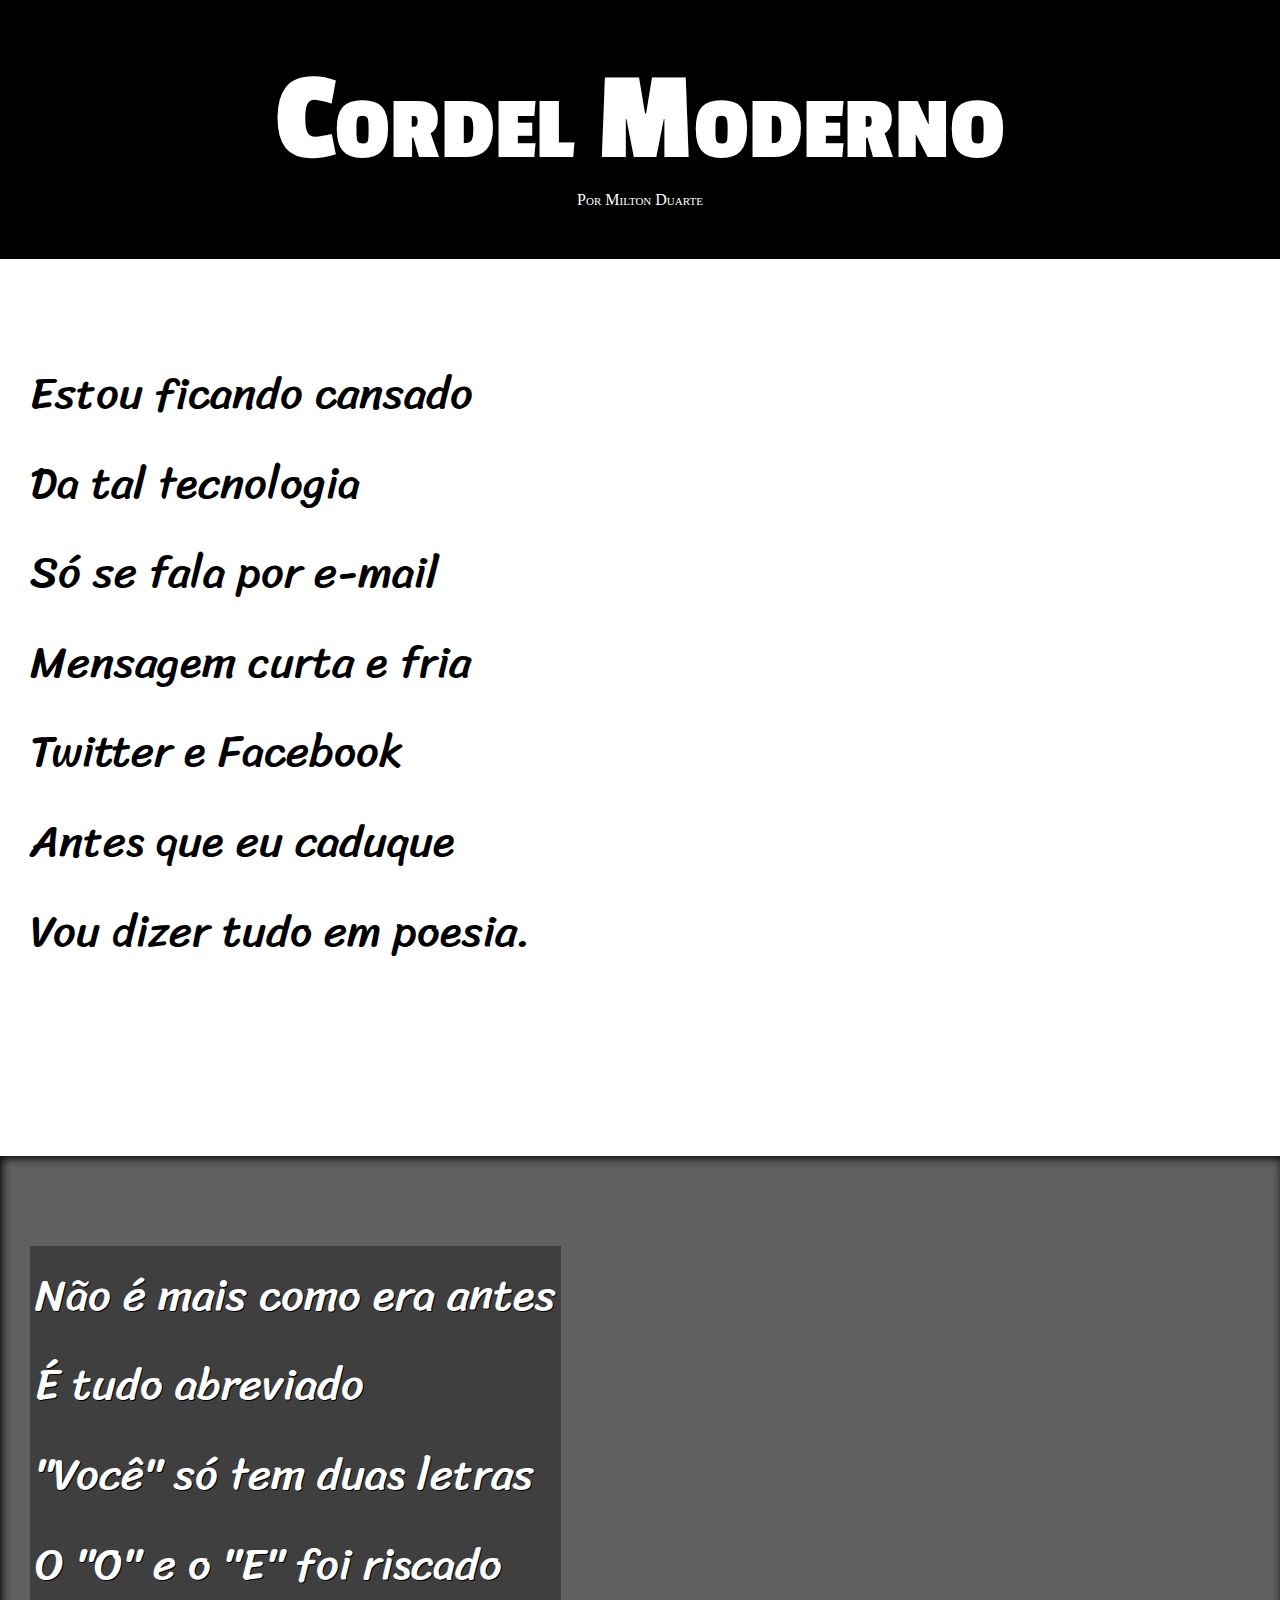
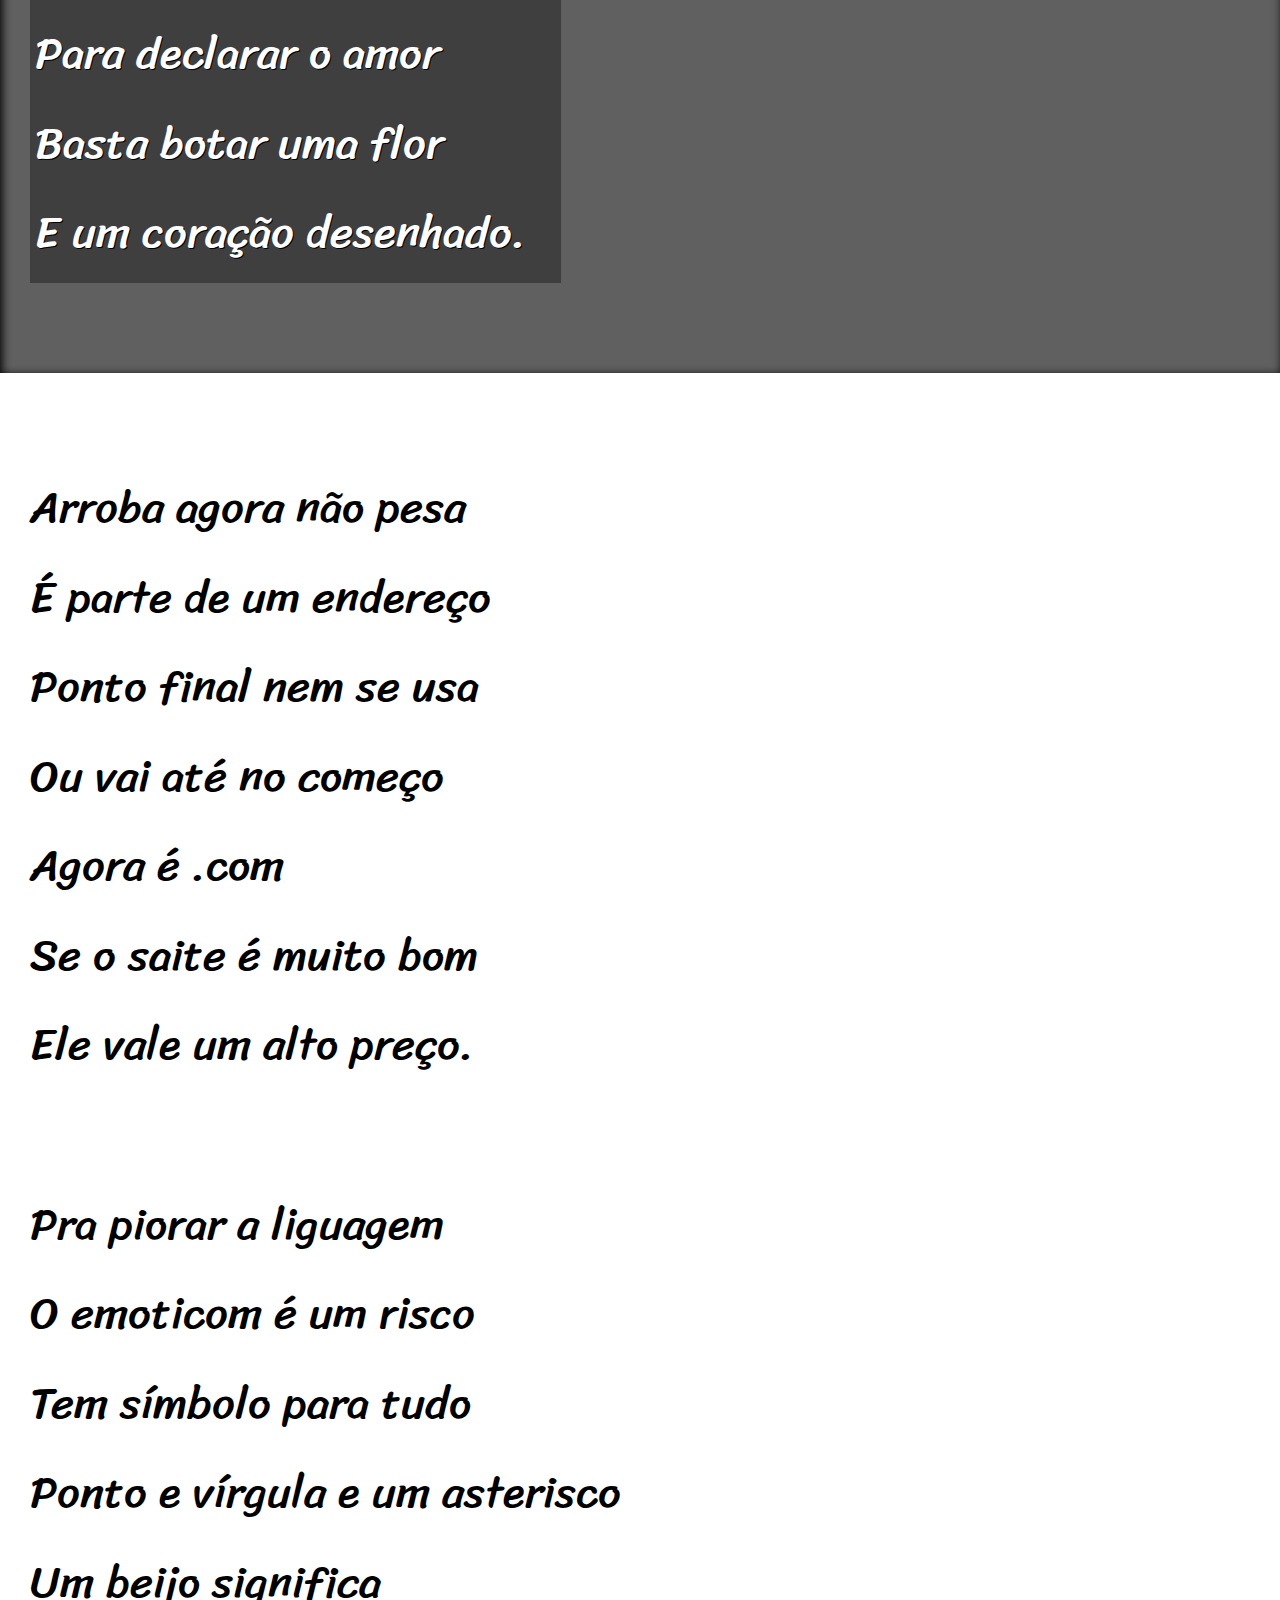
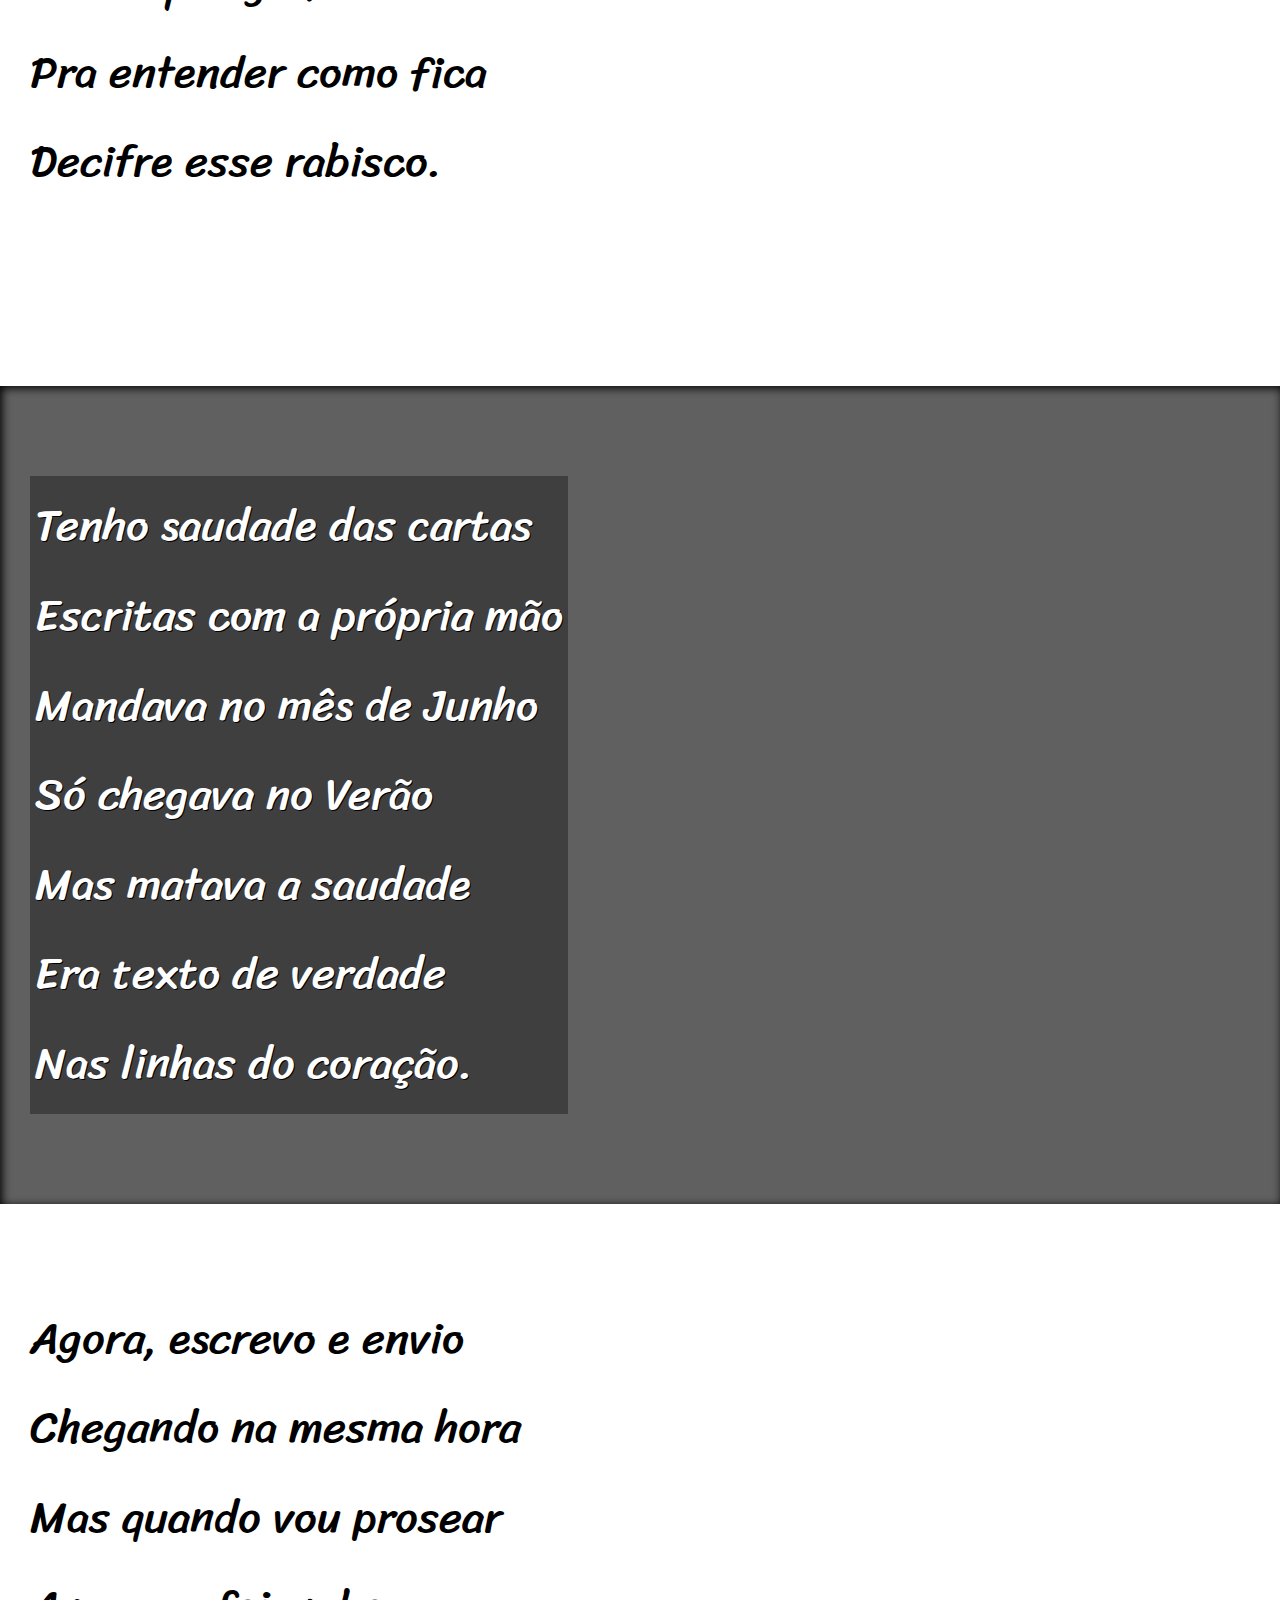
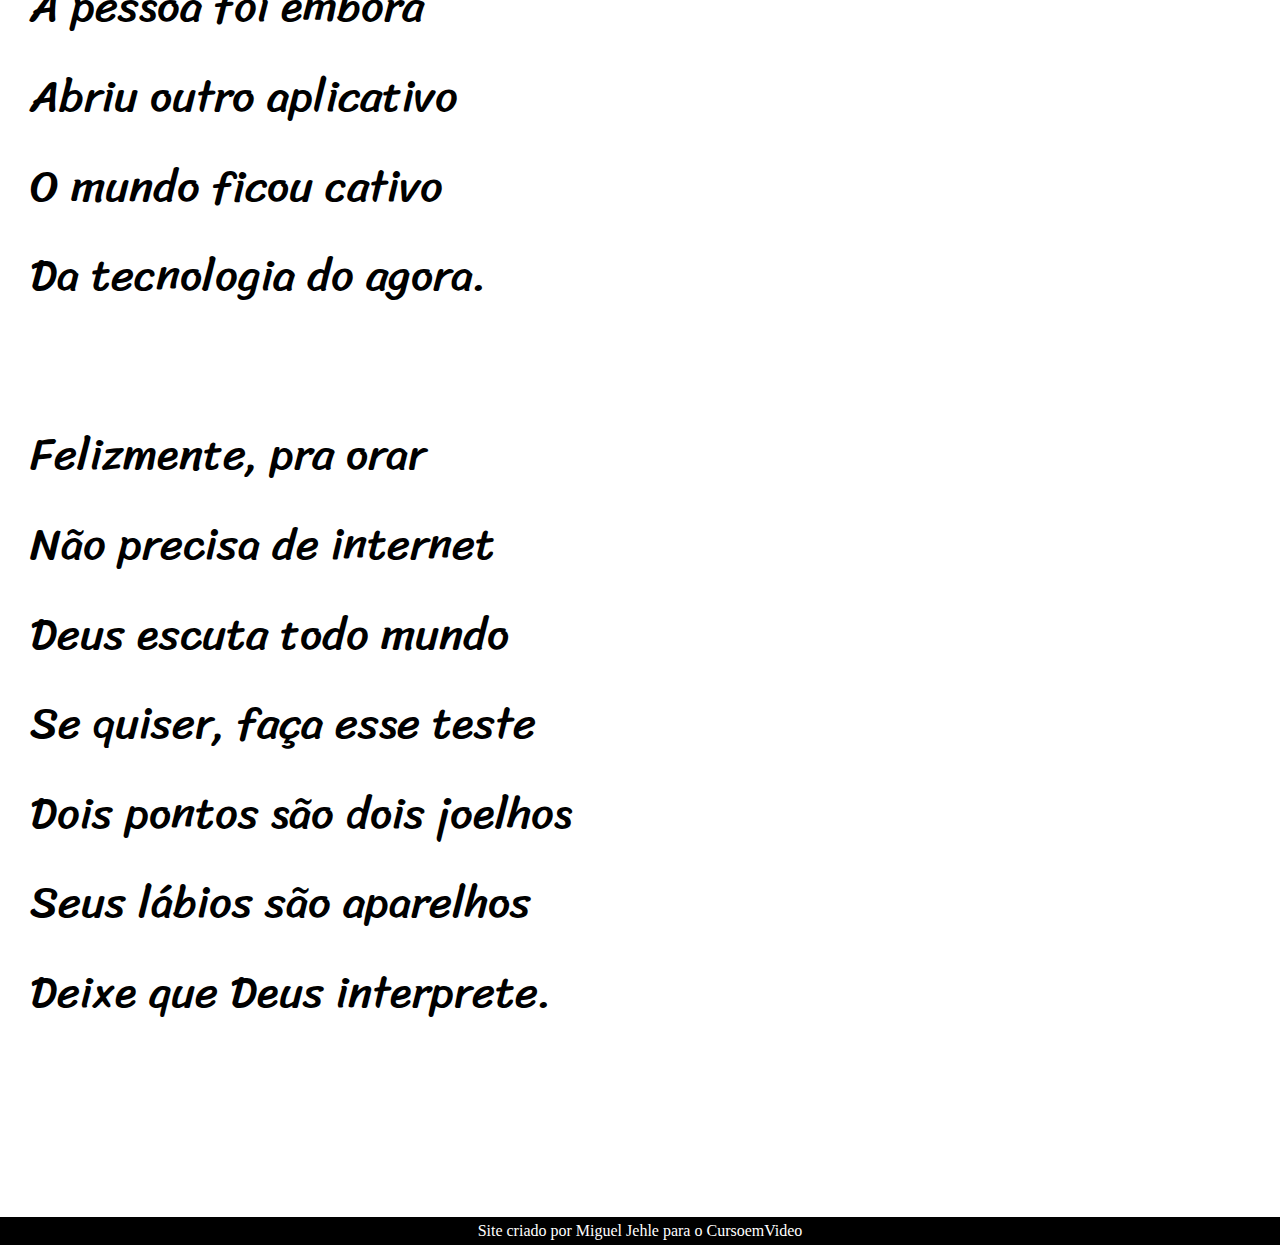
<file: projeto-cordel/index.html>
<!DOCTYPE html>
<html lang="ptbr">
<head>
    <meta charset="UTF-8">
    <meta http-equiv="X-UA-Compatible" content="IE=edge">
    <meta name="viewport" content="width=device-width, initial-scale=1.0">
    <link rel="stylesheet" href="style.css">
    <title> Projeto Cordel </title>
</head>
<body>

    <header>
        <h1>Cordel Moderno</h1>
        <p>Por <a href=" https://www.recantodasletras.com.br/poesias/3186743" target="_blank">Milton Duarte</a></p>
    </header>

    <main>
        <section class="normal">
            <p>
                Estou ficando cansado <br>
                Da tal tecnologia <br>
                Só se fala por e-mail <br>
                Mensagem curta e fria <br>
                Twitter e Facebook <br>
                Antes que eu caduque <br>
                Vou dizer tudo em poesia.
            </p>
        </section>
        
        <section class="imagem" id="img01">
            <p>
                Não é mais como era antes <br>
                É tudo abreviado <br>
                "Você" só tem duas letras <br>
                O "O" e o "E" foi riscado <br>
                Para declarar o amor <br>
                Basta botar uma flor <br>
                E um coração desenhado.
            </p>
        </section>
        
        <section class="normal">
            <p>
                Arroba agora não pesa <br>
                É parte de um endereço <br>
                Ponto final nem se usa <br>
                Ou vai até no começo <br>
                Agora é .com <br>
                Se o saite é muito bom <br>
                Ele vale um alto preço.
            </p>
            
            <p>
                Pra piorar a liguagem <br>
                O emoticom é um risco <br>
                Tem símbolo para tudo <br>
                Ponto e vírgula e um asterisco <br>
                Um beijo significa <br>
                Pra entender como fica <br>
                Decifre esse rabisco.
            </p>
        </section>
        
        <section class="imagem" id="img02">
            <p>
                Tenho saudade das cartas <br>
                Escritas com a própria mão <br>
                Mandava no mês de Junho <br>
                Só chegava no Verão <br>
                Mas matava a saudade <br>
                Era texto de verdade <br>
                Nas linhas do coração.
            </p>
        </section>
        
        <section class="normal">
            <p>
                Agora, escrevo e envio <br>
                Chegando na mesma hora <br>
                Mas quando vou prosear <br>
                A pessoa foi embora <br>
                Abriu outro aplicativo <br>
                O mundo ficou cativo <br>
                Da tecnologia do agora.
            </p>
            
            <p>
                Felizmente, pra orar <br>
                Não precisa de internet <br>
                Deus escuta todo mundo <br>
                Se quiser, faça esse teste <br>
                Dois pontos são dois joelhos <br>
                Seus lábios são aparelhos <br>
                Deixe que Deus interprete.
            </p>
        </section>
    </main>

    <footer>
        Site criado por <a href="https://github.com/migueljehle" target="_blank">Miguel Jehle</a> para o <a href="https://www.cursoemvideo.com/" target="_blank">CursoemVideo</a>
    </footer>
</body>
</html>
</file>
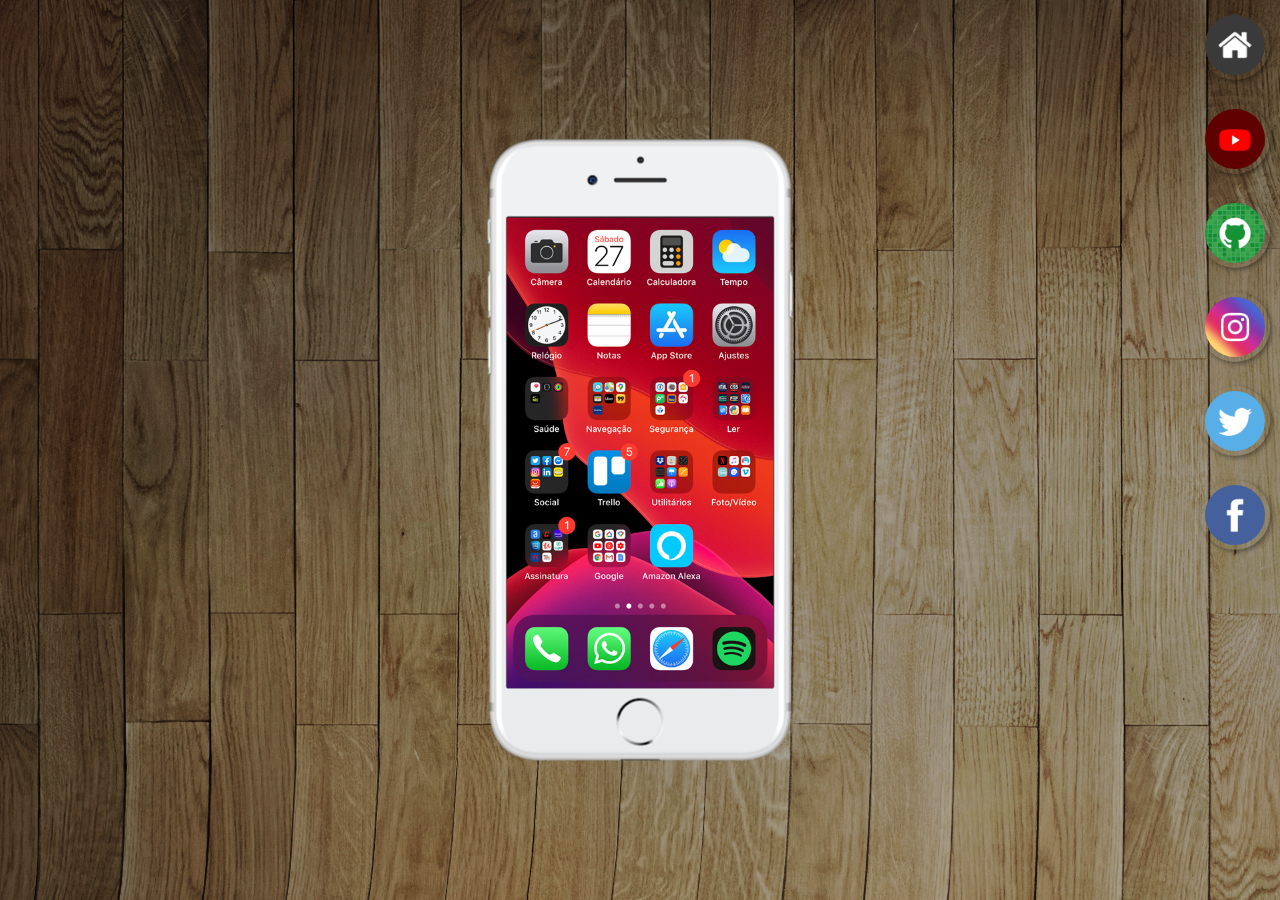
<file: projeto-social/index.html>
<!DOCTYPE html>
<html lang="pt-br">
<head>
    <meta charset="UTF-8">
    <meta http-equiv="X-UA-Compatible" content="IE=edge">
    <meta name="viewport" content="width=device-width, initial-scale=1.0">
    <link rel="shortcut icon" href="./imagens/favicon.ico" type="image/x-icon">
    <link rel="stylesheet" href="style.css">
    <title>Document</title>
</head>
<body>
    <main>
        <section id="telefone">
            <iframe src="home.html" name="tela" id="tela" frameborder="0"></iframe>
        </section>
        <section id="redes">
            <a href="home.html" target="tela"><img src="imagens/logo-home.jpg" alt=""></a> <br>  
            <a href="youtube.html" target="tela"><img src="imagens/logo-youtube.jpg" alt=""></a> <br>
            <a href="github.html" target="tela"><img src="imagens/logo-github.jpg" alt=""></a> <br>
            <a href="instagram.html" target="tela"><img src="imagens/logo-instagram.jpg" alt=""></a> <br>
            <a href="twitter.html" target="tela"><img src="imagens/logo-twitter.jpg" alt=""></a> <br>
            <a href="facebook.html" target="tela"><img src="imagens/logo-facebook.jpg" alt=""></a> <br>
        </section>
    </main>
</body>
</html>
</file>
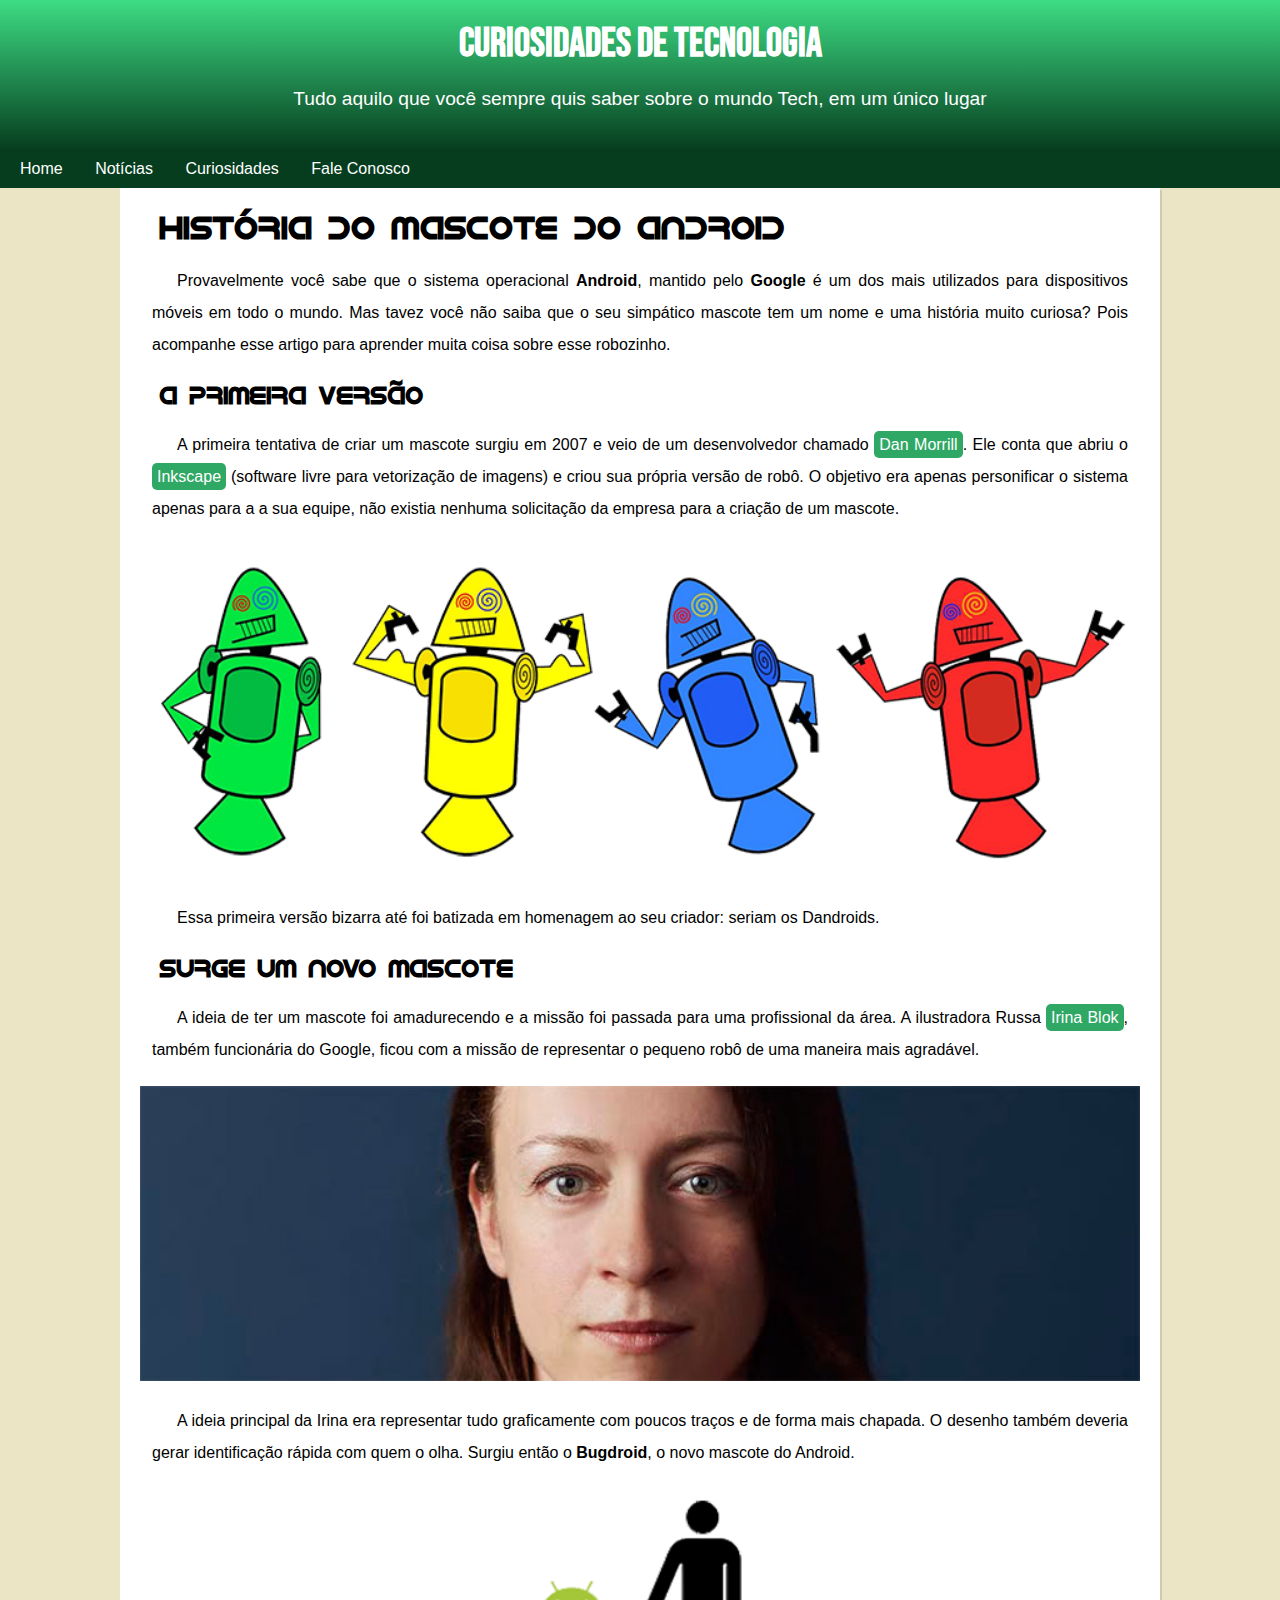
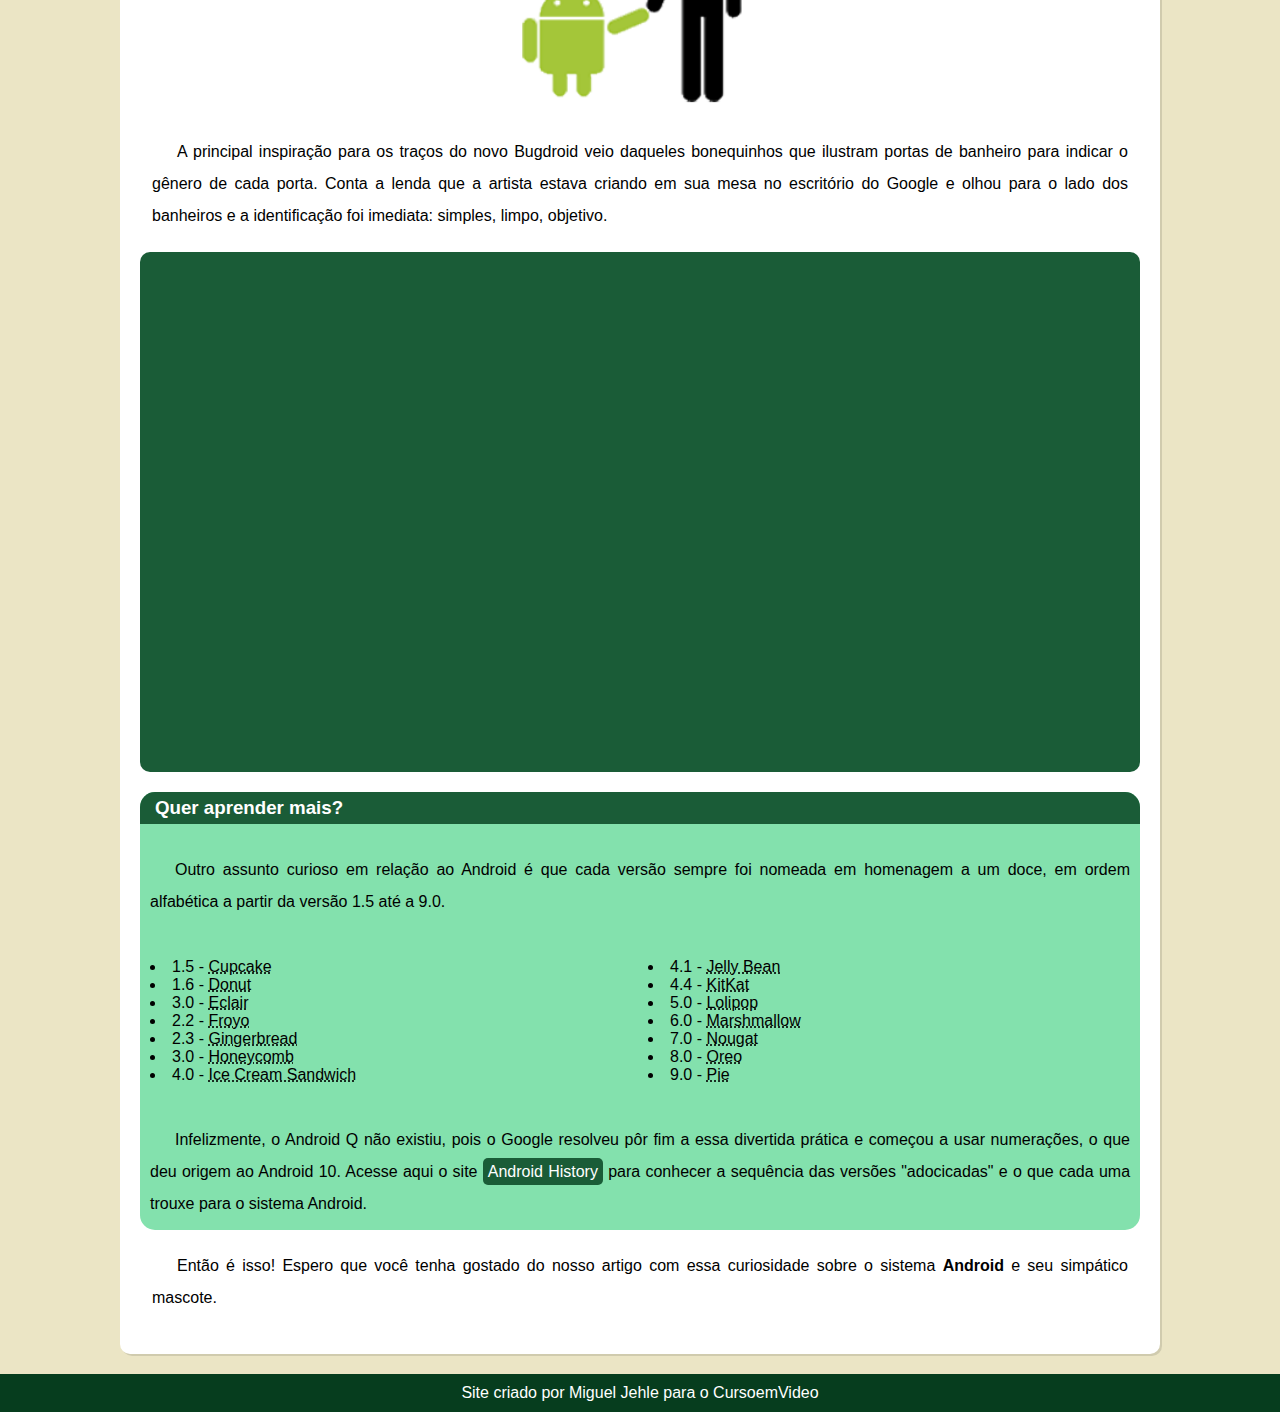
<file: projeto-android/android.html>
<!DOCTYPE html>
<html lang="pt-br">
<head>
    <meta charset="UTF-8">
    <meta http-equiv="X-UA-Compatible" content="IE=edge">
    <meta name="viewport" content="width=device-width, initial-scale=1.0">
    <link rel="stylesheet" href="style.css">
    <link rel="shortcut icon" href="imagens/favicon.ico" type="image/x-icon">
    <link rel="preconnect" href="https://fonts.googleapis.com">
    <link rel="preconnect" href="https://fonts.gstatic.com" crossorigin>
    <link href="https://fonts.googleapis.com/css2?family=Bebas+Neue&display=swap" rel="stylesheet">
    <title>Como surgiu o símbolo do Android</title>
</head>
<body>
    
        
        <header>
            
                                <h1>Curiosidades de Tecnologia</h1>
                    <p>Tudo aquilo que você sempre quis saber sobre o mundo Tech, em um único lugar</p>
        </header>
        <nav>
                <a href="">Home</a>
                <a href="">Notícias</a>
                <a href="">Curiosidades</a>
                <a href="">Fale Conosco</a>
        </nav>
    <main>
        <article>

            <h1>História do Mascote do Android</h1>

            <p>Provavelmente você sabe que o sistema operacional <strong>Android</strong>, mantido pelo <strong>Google</strong> é um dos mais utilizados para dispositivos móveis em todo o mundo. Mas tavez você não saiba que o seu simpático mascote tem um nome e uma história muito curiosa? Pois acompanhe esse artigo para aprender muita coisa sobre esse robozinho.</p>

            <h2>A primeira versão</h2>

            <p>A primeira tentativa de criar um mascote surgiu em 2007 e veio de um desenvolvedor chamado <a href="https://androidcommunity.com/dan-morrill-shows-us-the-android-mascot-that-almost-was-20130103/">Dan Morrill</a>. Ele conta que abriu o <a href="https://inkscape.org/pt-br/">Inkscape</a> (software livre para vetorização de imagens) e criou sua própria versão de robô. O objetivo era apenas personificar o sistema apenas para a a sua equipe, não existia nenhuma solicitação da empresa para a criação de um mascote.</p>

            <picture>
                <source media="(max-width: 650px )" srcset="imagens/dan-droids-pq.png">
                <img src="imagens/dan-droids.png" alt="Antiga logo do Android">
            </picture>

            <p>Essa primeira versão bizarra até foi batizada em homenagem ao seu criador: seriam os Dandroids.</p>

            <h2>Surge um novo mascote</h2>

            <p>A ideia de ter um mascote foi amadurecendo e a missão foi passada para uma profissional da área. A ilustradora Russa <a href="https://www.irinablok.com/">Irina Blok</a>, também funcionária do Google, ficou com a missão de representar o pequeno robô de uma maneira mais agradável.</p>

            <picture>
                <source media="(max-width: 650px )" srcset="imagens/irina-blok-pq.jpg">
                <img src="imagens/irina-blok.jpg" alt="Foto da Irina Blok">
            </picture>

            <p>A ideia principal da Irina era representar tudo graficamente com poucos traços e de forma mais chapada. O desenho também deveria gerar identificação rápida com quem o olha. Surgiu então o<strong> Bugdroid</strong>, o novo mascote do Android.</p>

            <img id="bugdroid" src="imagens/bugdroid.png" alt="">

            <p>A principal inspiração para os traços do novo Bugdroid veio daqueles bonequinhos que ilustram portas de banheiro para indicar o gênero de cada porta. Conta a lenda que a artista estava criando em sua mesa no escritório do Google e olhou para o lado dos banheiros e a identificação foi imediata: simples, limpo, objetivo.</p>

            <div id="video">
                <iframe width="560" height="315" src="https://www.youtube.com/embed/l2UDgpLz20M" title="YouTube video player" frameborder="0" allow="accelerometer; autoplay; clipboard-write; encrypted-media; gyroscope; picture-in-picture; web-share" allowfullscreen></iframe>
            </div>
            
            <aside>
                 <h3>Quer aprender mais?</h3>
                <p>Outro assunto curioso em relação ao Android é que cada versão sempre foi nomeada em homenagem a um doce, em ordem alfabética a partir da versão 1.5 até a 9.0.</p>
                <ul>
                    <li>1.5 - <abbr title="Bolo de copo">Cupcake</abbr></li>
                    <li>1.6 - <abbr title="Rosquinha">Donut</abbr></li>
                    <li>3.0 - <abbr title="Bomba">Eclair</abbr></li>
                    <li>2.2 - <abbr title="Iogurte">Froyo</abbr></li>
                    <li>2.3 - <abbr title="Biscoito de gengibre">Gingerbread</abbr></li>
                    <li>3.0 - <abbr title="Mel"> Honeycomb</abbr></li>
                    <li>4.0 - <abbr title="Sanduiche de sorvete">Ice Cream Sandwich</abbr></li>
                    <li>4.1 - <abbr title="Geleia">Jelly Bean</abbr></li>
                    <li>4.4 - <abbr title="KitKat">KitKat</abbr></li>
                    <li>5.0 - <abbr title="Pirulito">Lolipop</abbr></li>
                    <li>6.0 - <abbr title="Marshmallow">Marshmallow</abbr></li>
                    <li>7.0 - <abbr title="Torrão">Nougat</abbr></li>
                    <li>8.0 - <abbr title="Oreo">Oreo</abbr></li>
                    <li>9.0 - <abbr title="Torta">Pie</abbr></li>
                </ul>
                <p>
                    Infelizmente, o Android Q não existiu, pois o Google resolveu pôr fim a essa divertida prática e começou a usar numerações, o que deu origem ao Android 10.
                    Acesse aqui o site <a href="https://www.android.com/intl/pt-BR_br/history/">Android History</a> para conhecer a sequência das versões "adocicadas" e o que cada uma trouxe para o sistema Android.
                </p>
            </aside>
               
            <p>
                Então é isso! Espero que você tenha gostado do nosso artigo com essa curiosidade sobre o sistema <strong>Android</strong> e seu simpático mascote.
                
            </p>
        </article>
    </main>
        <footer>
            Site criado por Miguel Jehle para o CursoemVideo
        </footer>
</body>
</html>
</file>
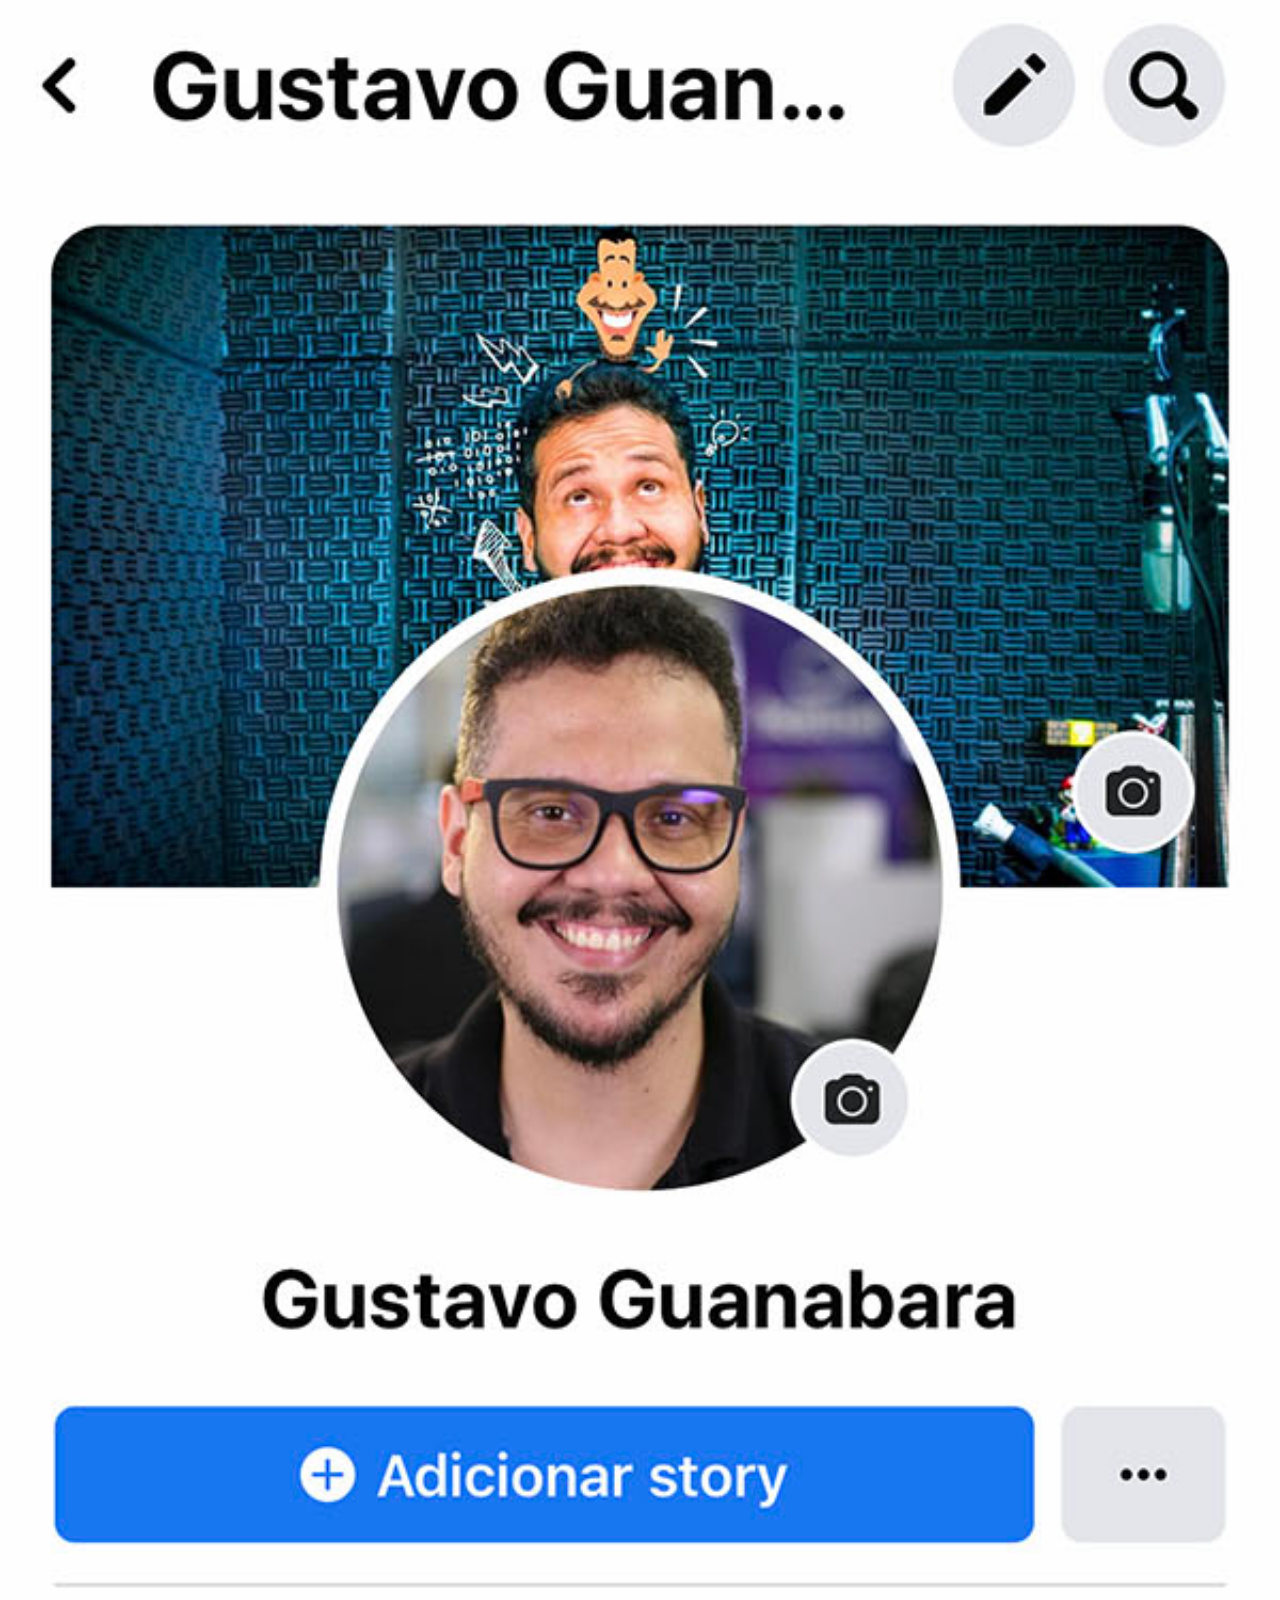
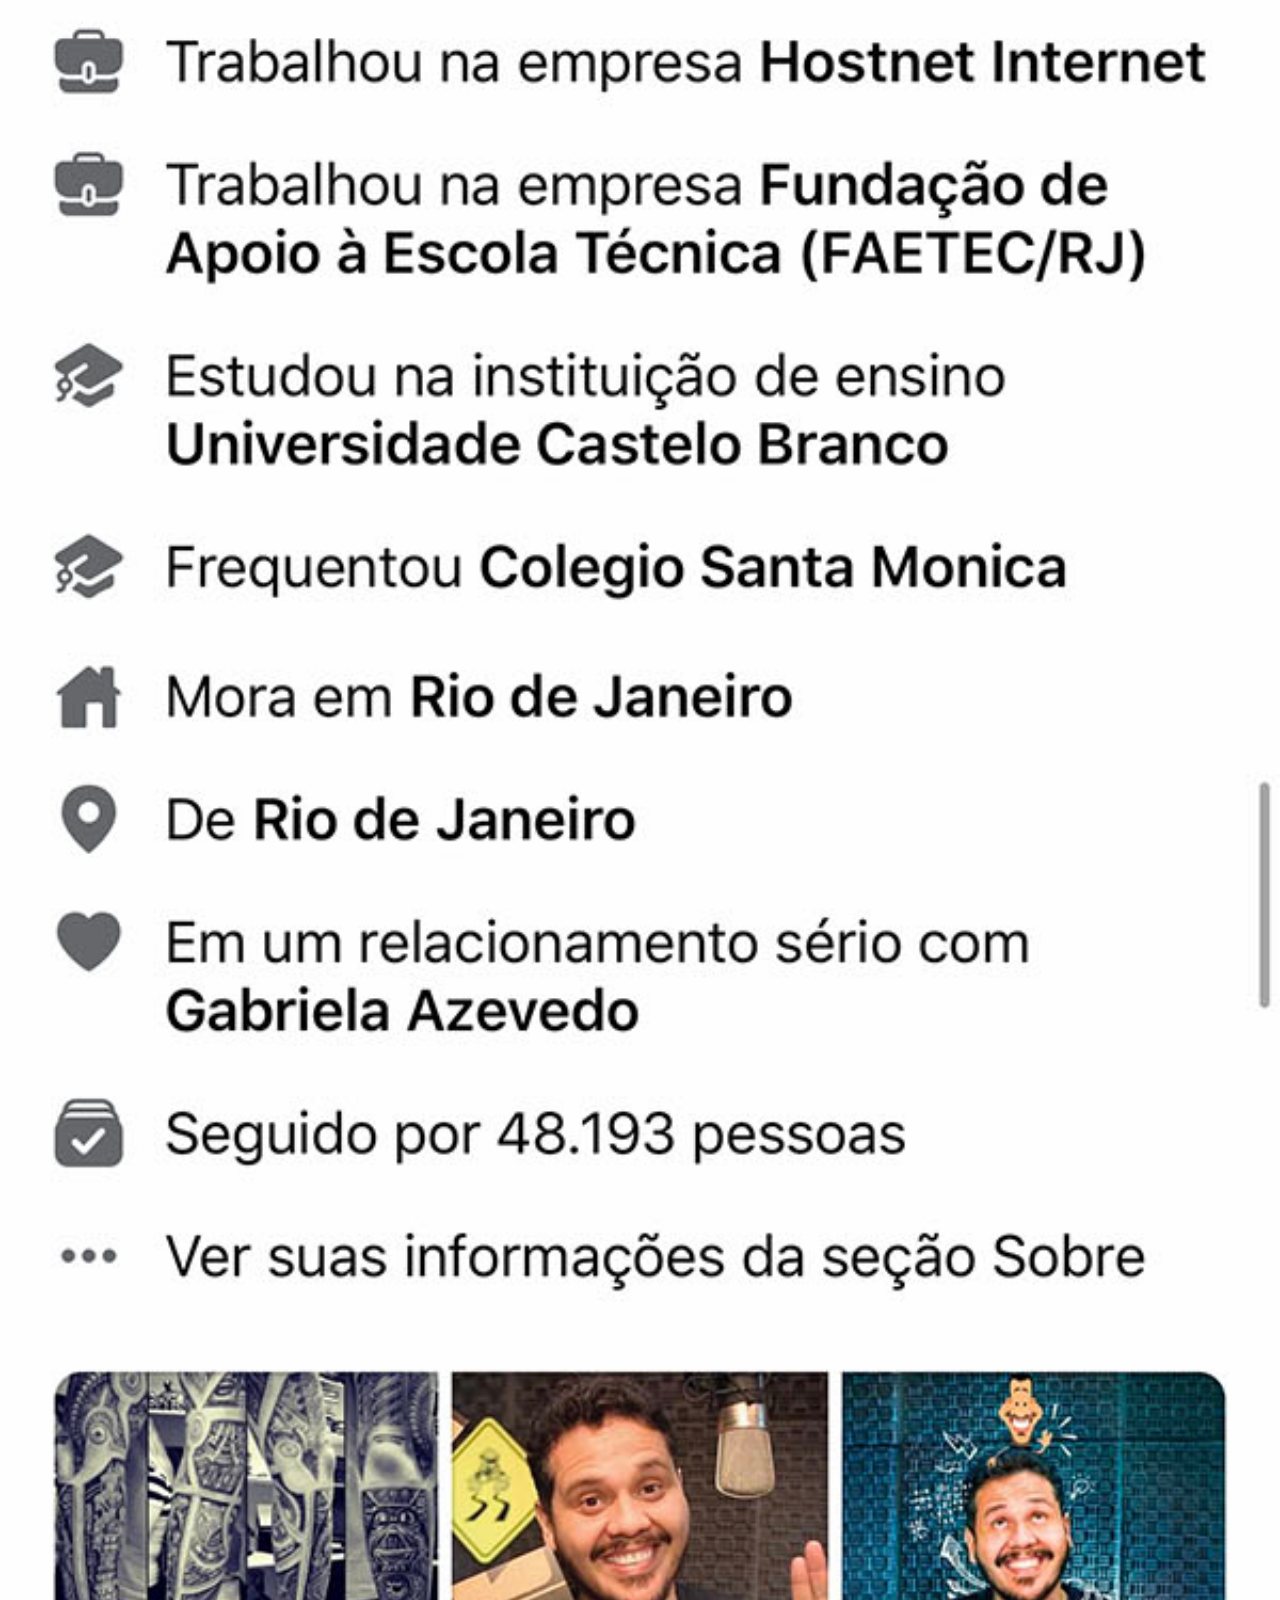
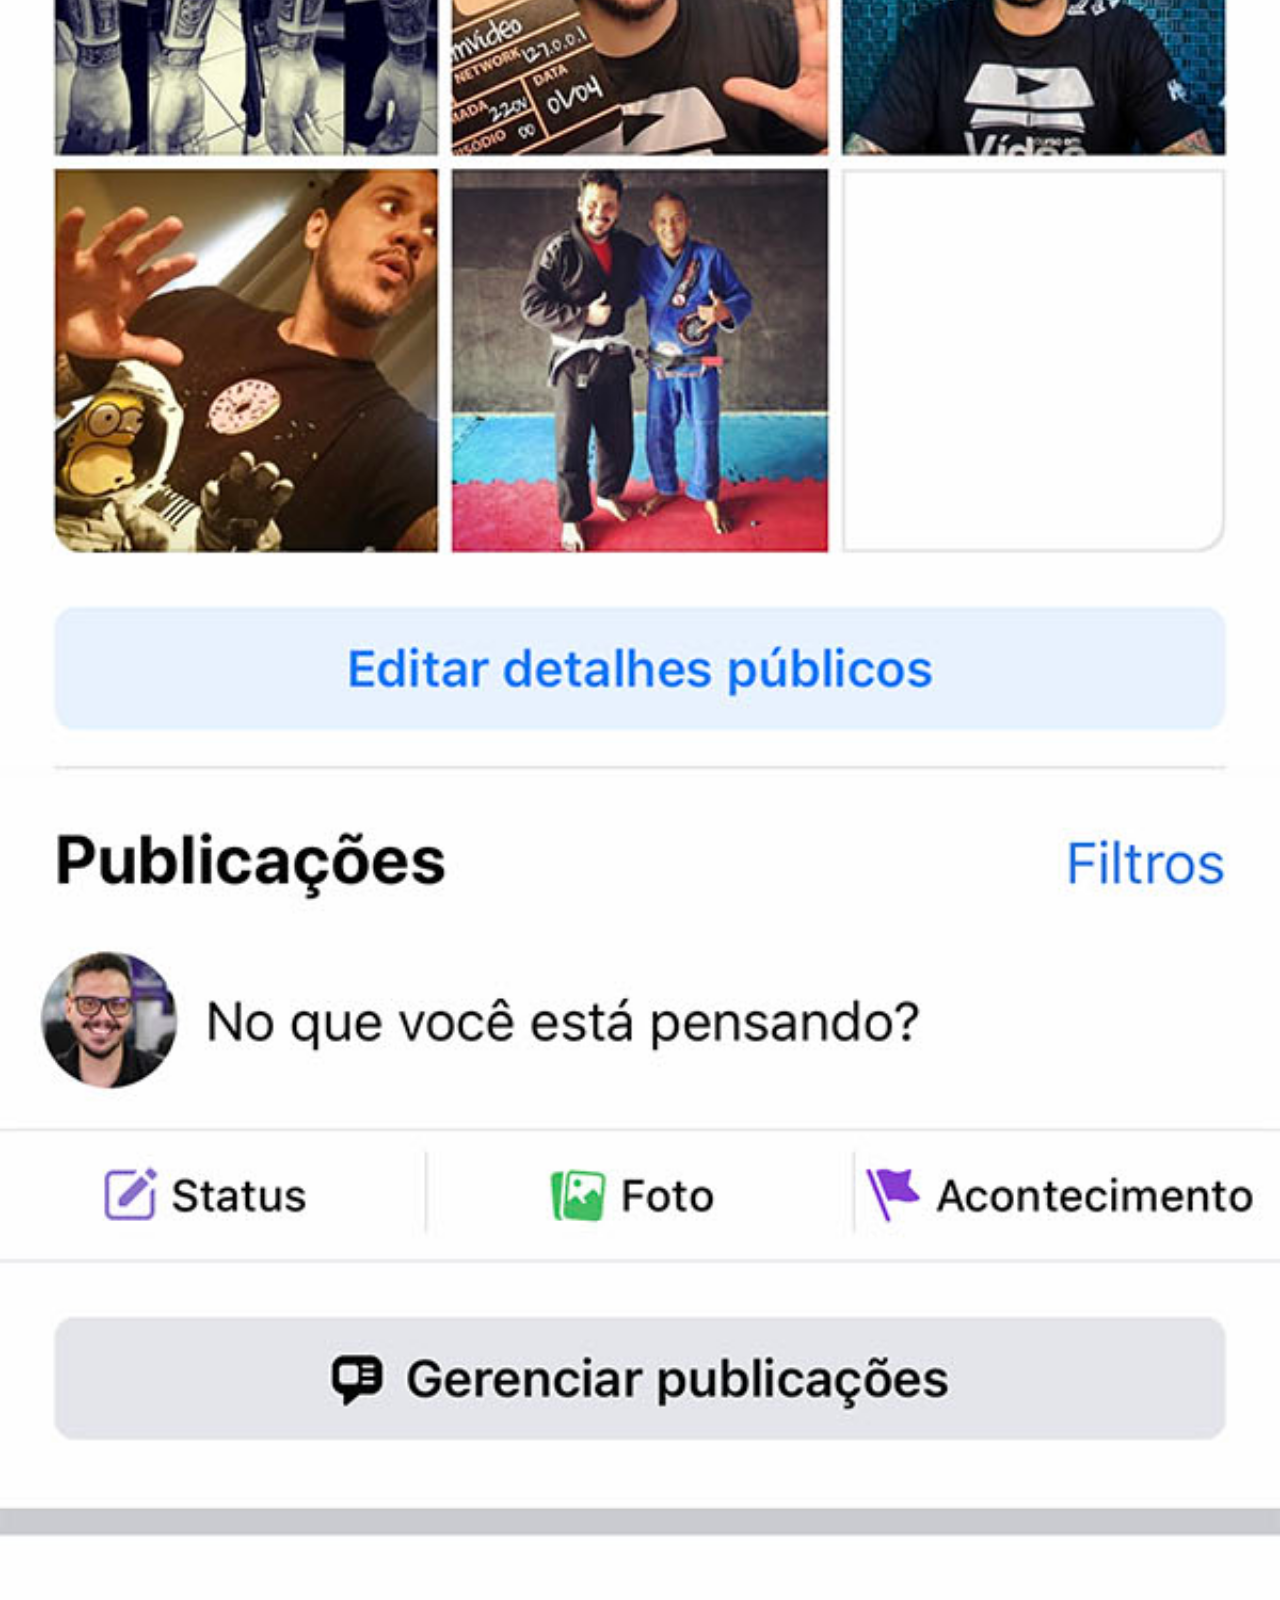
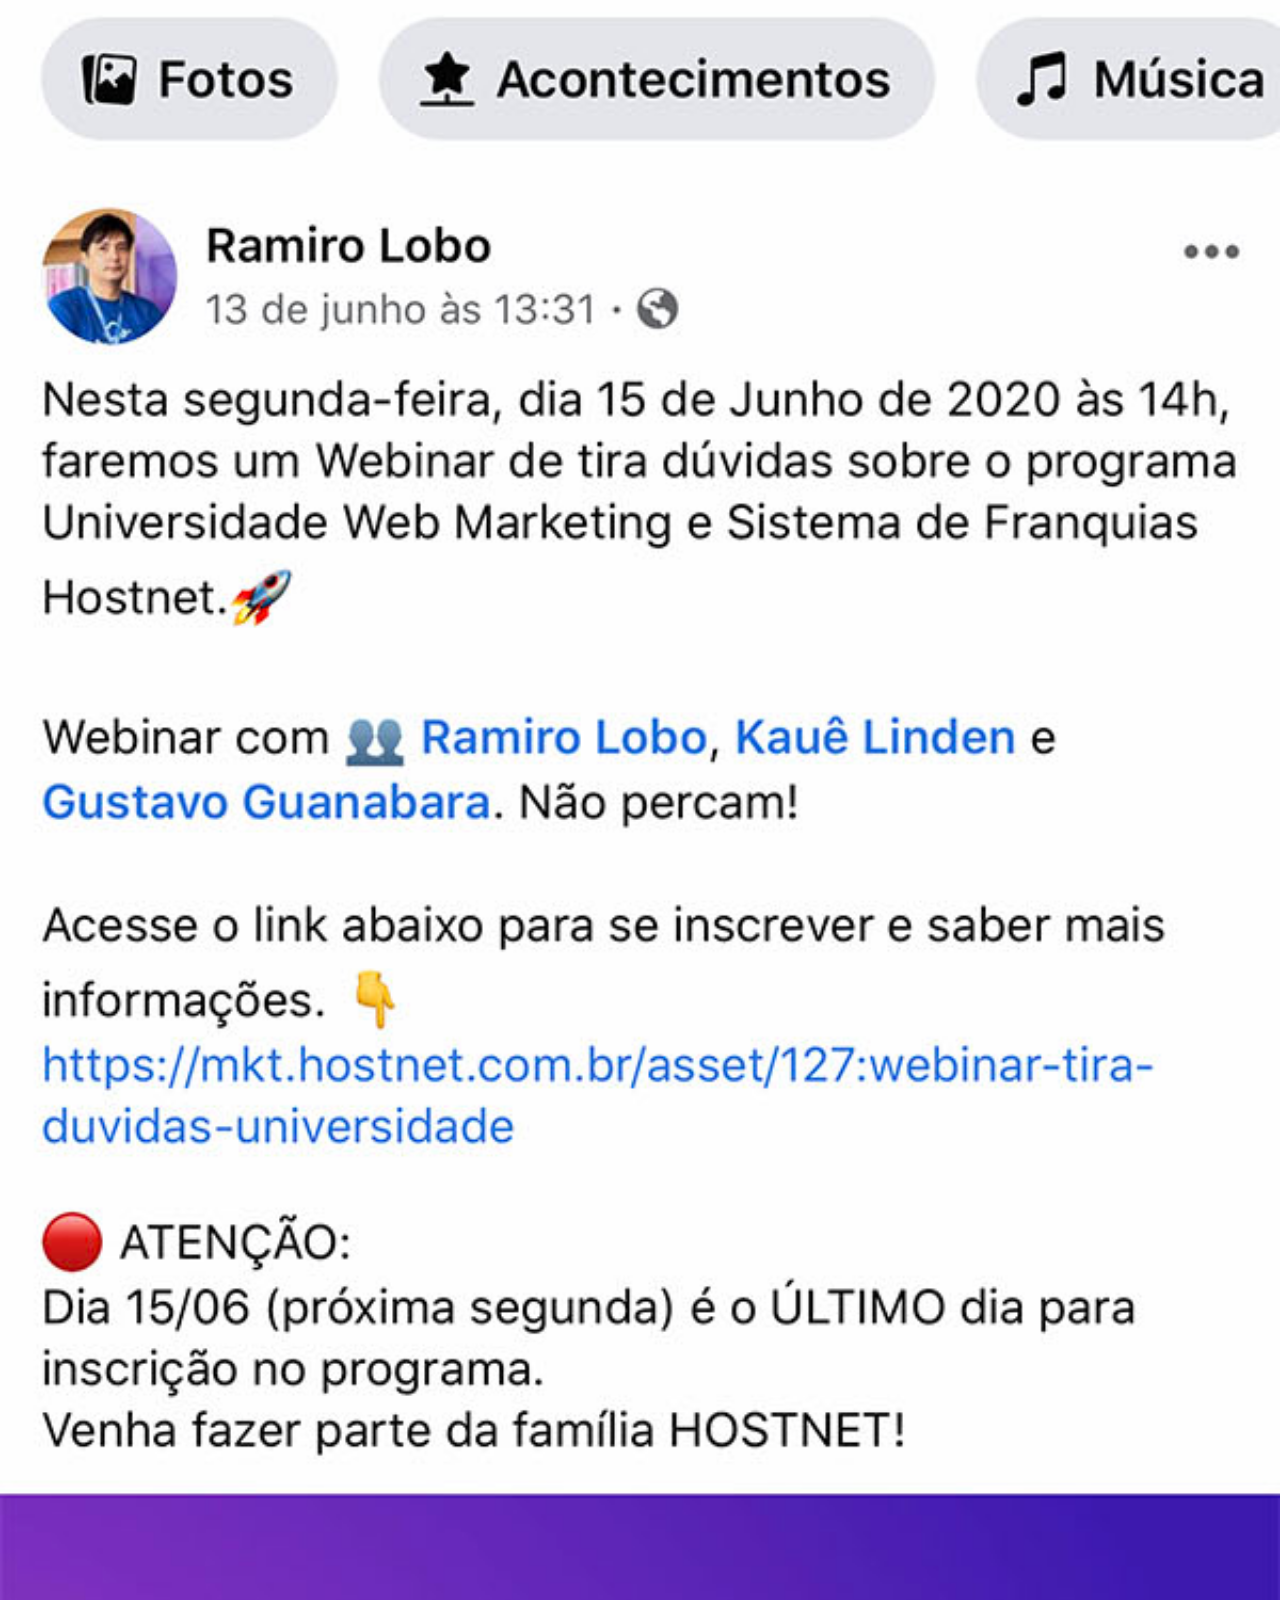
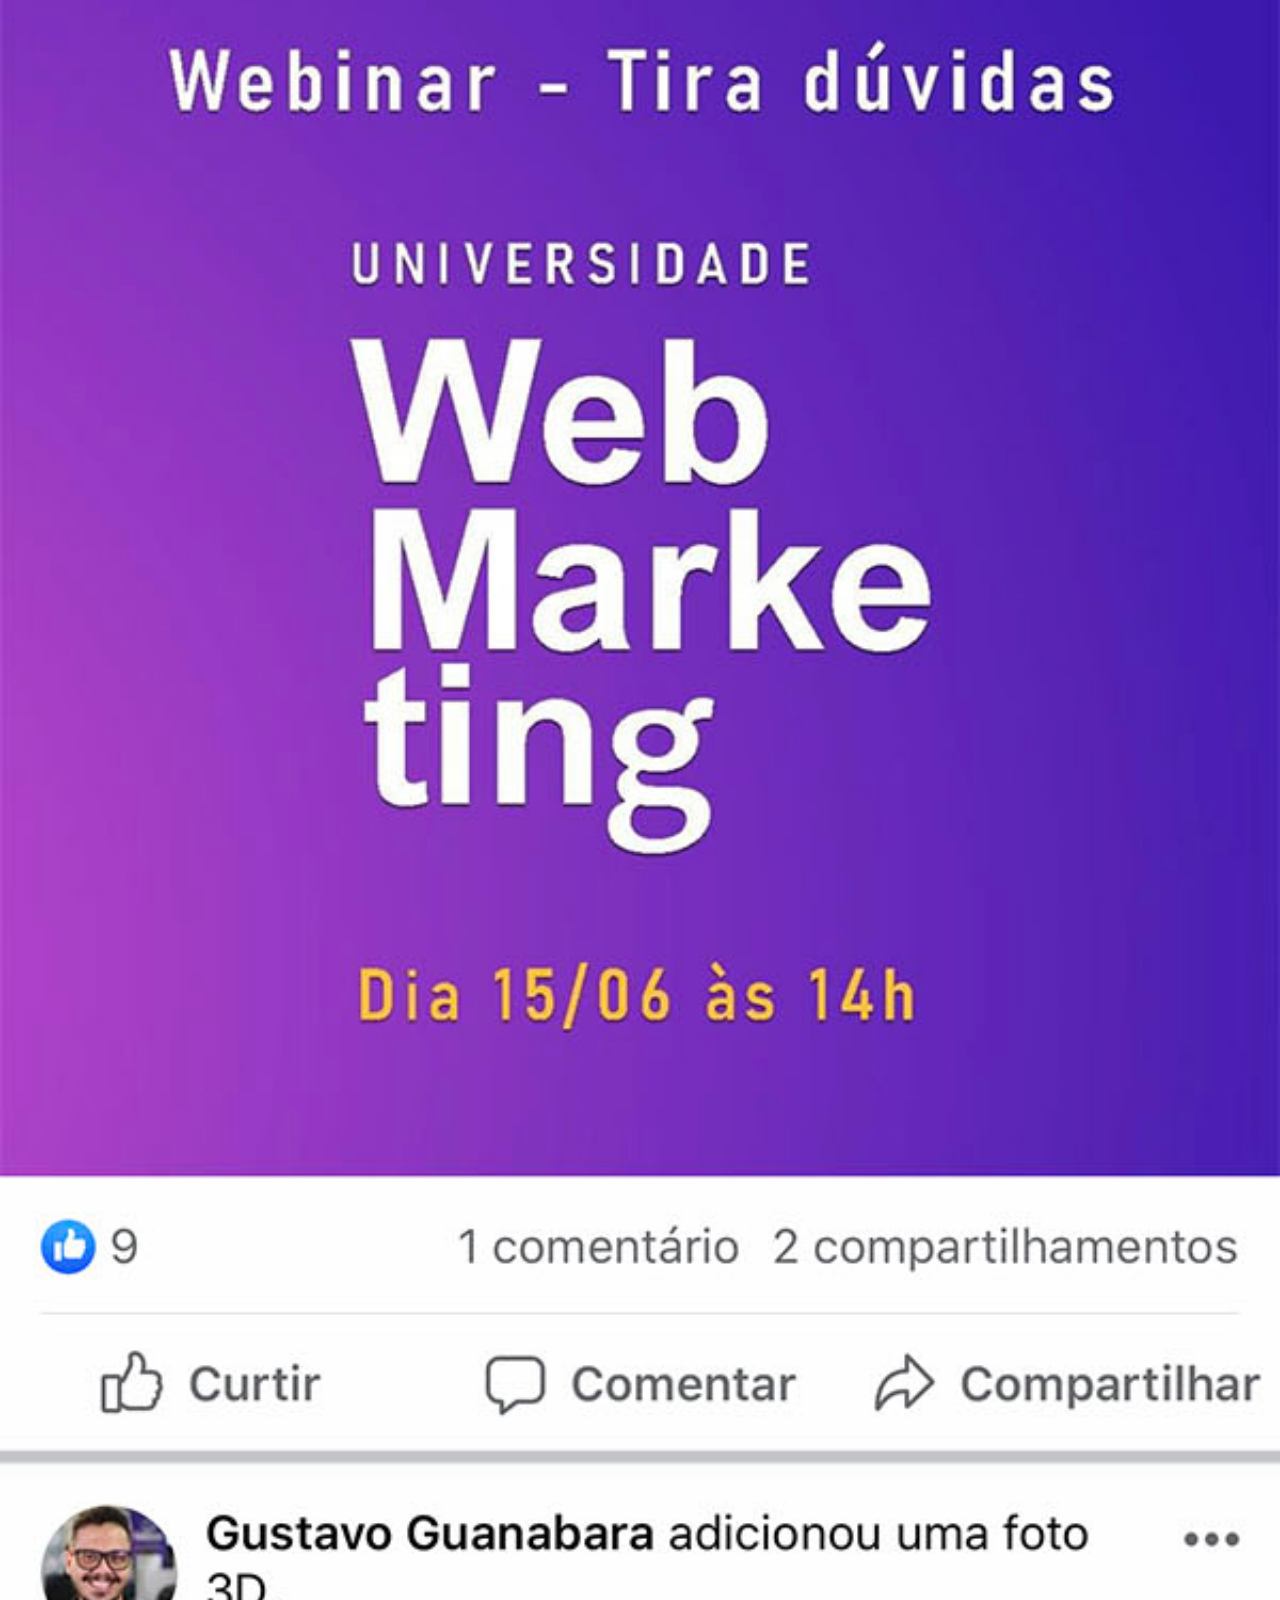
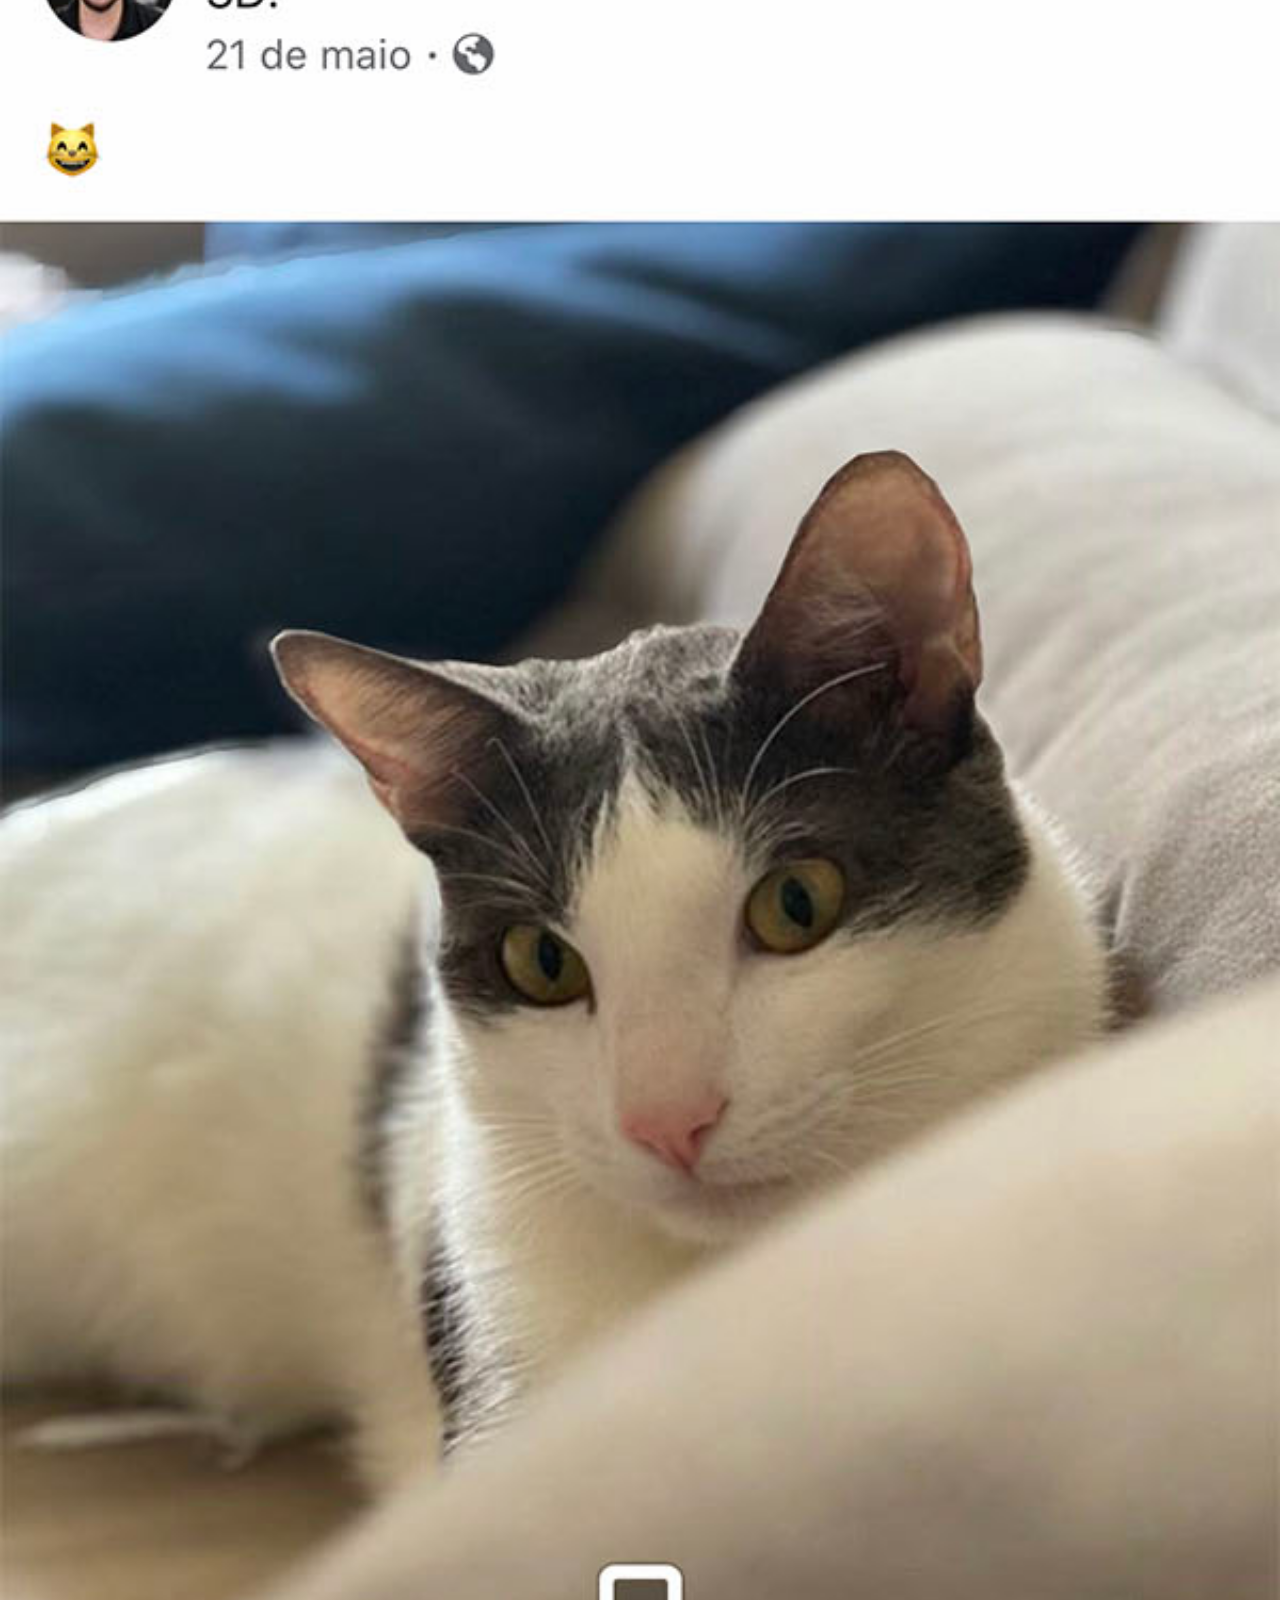
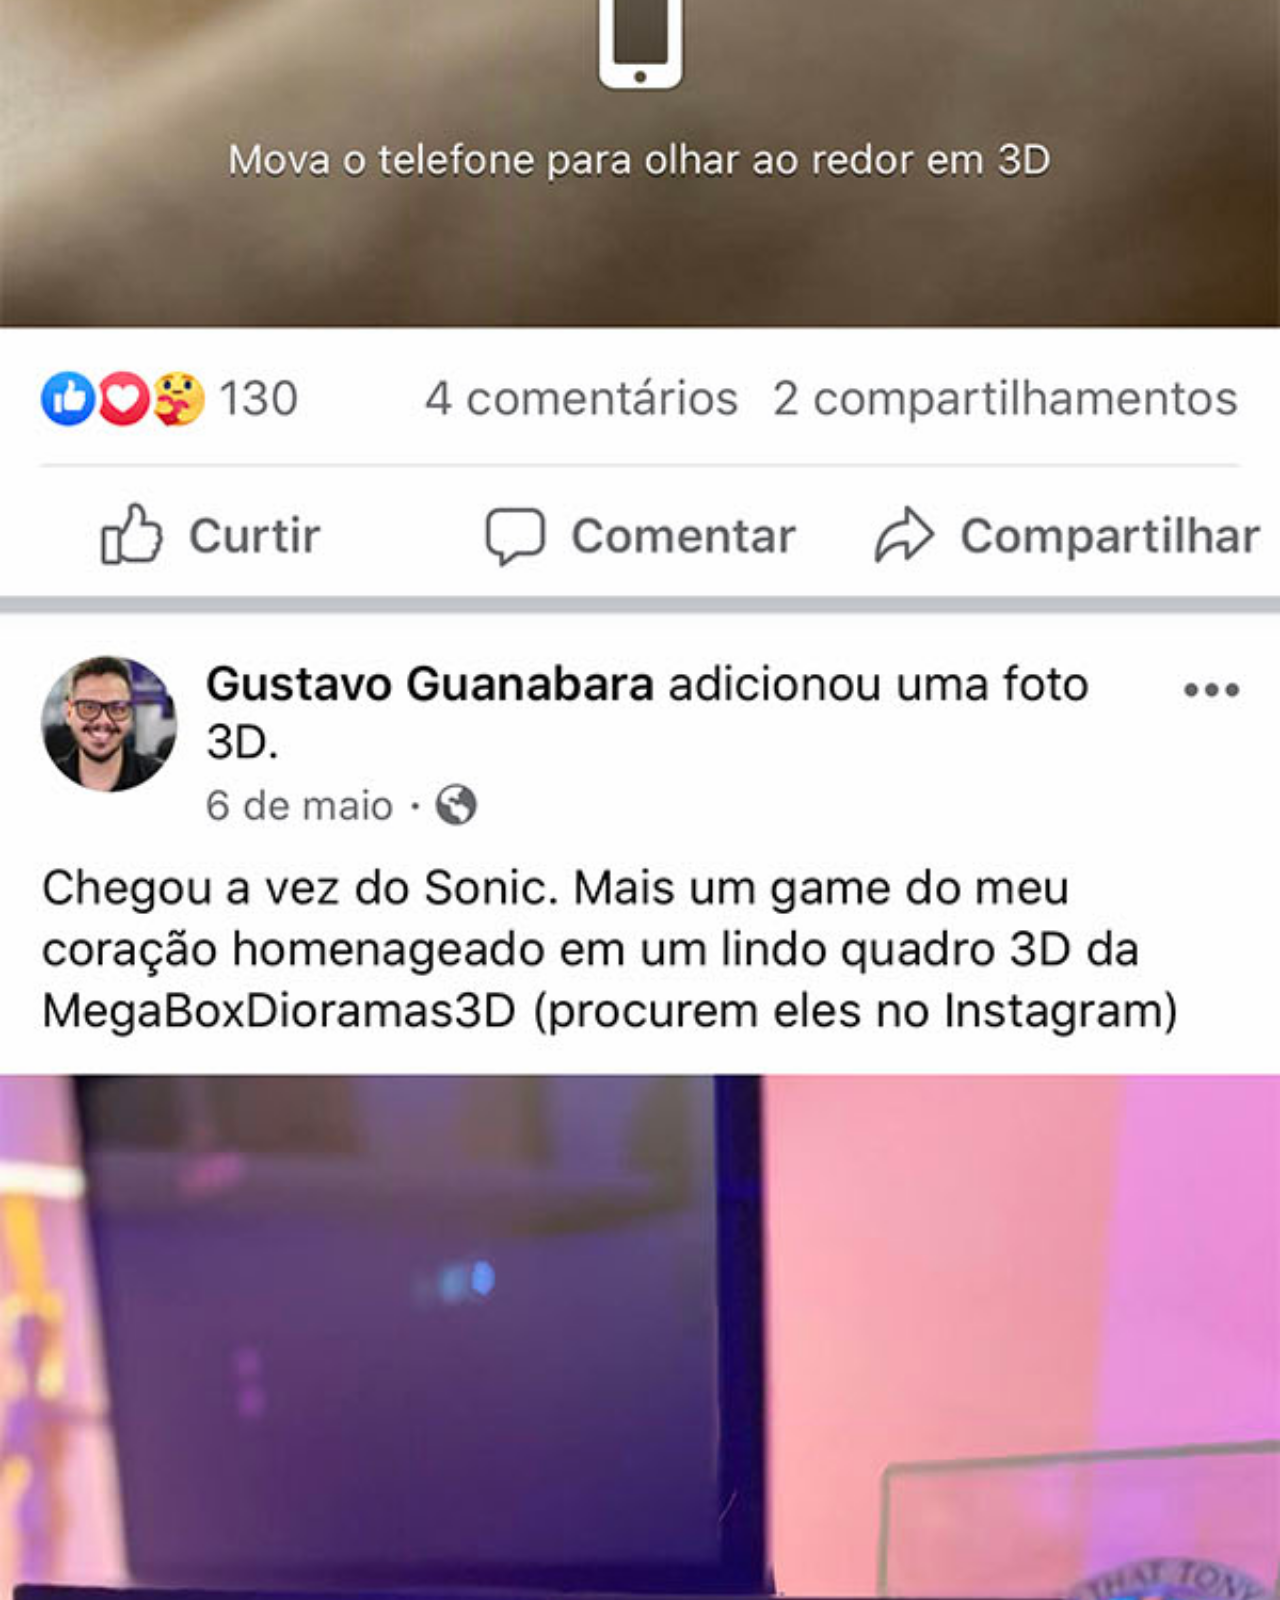
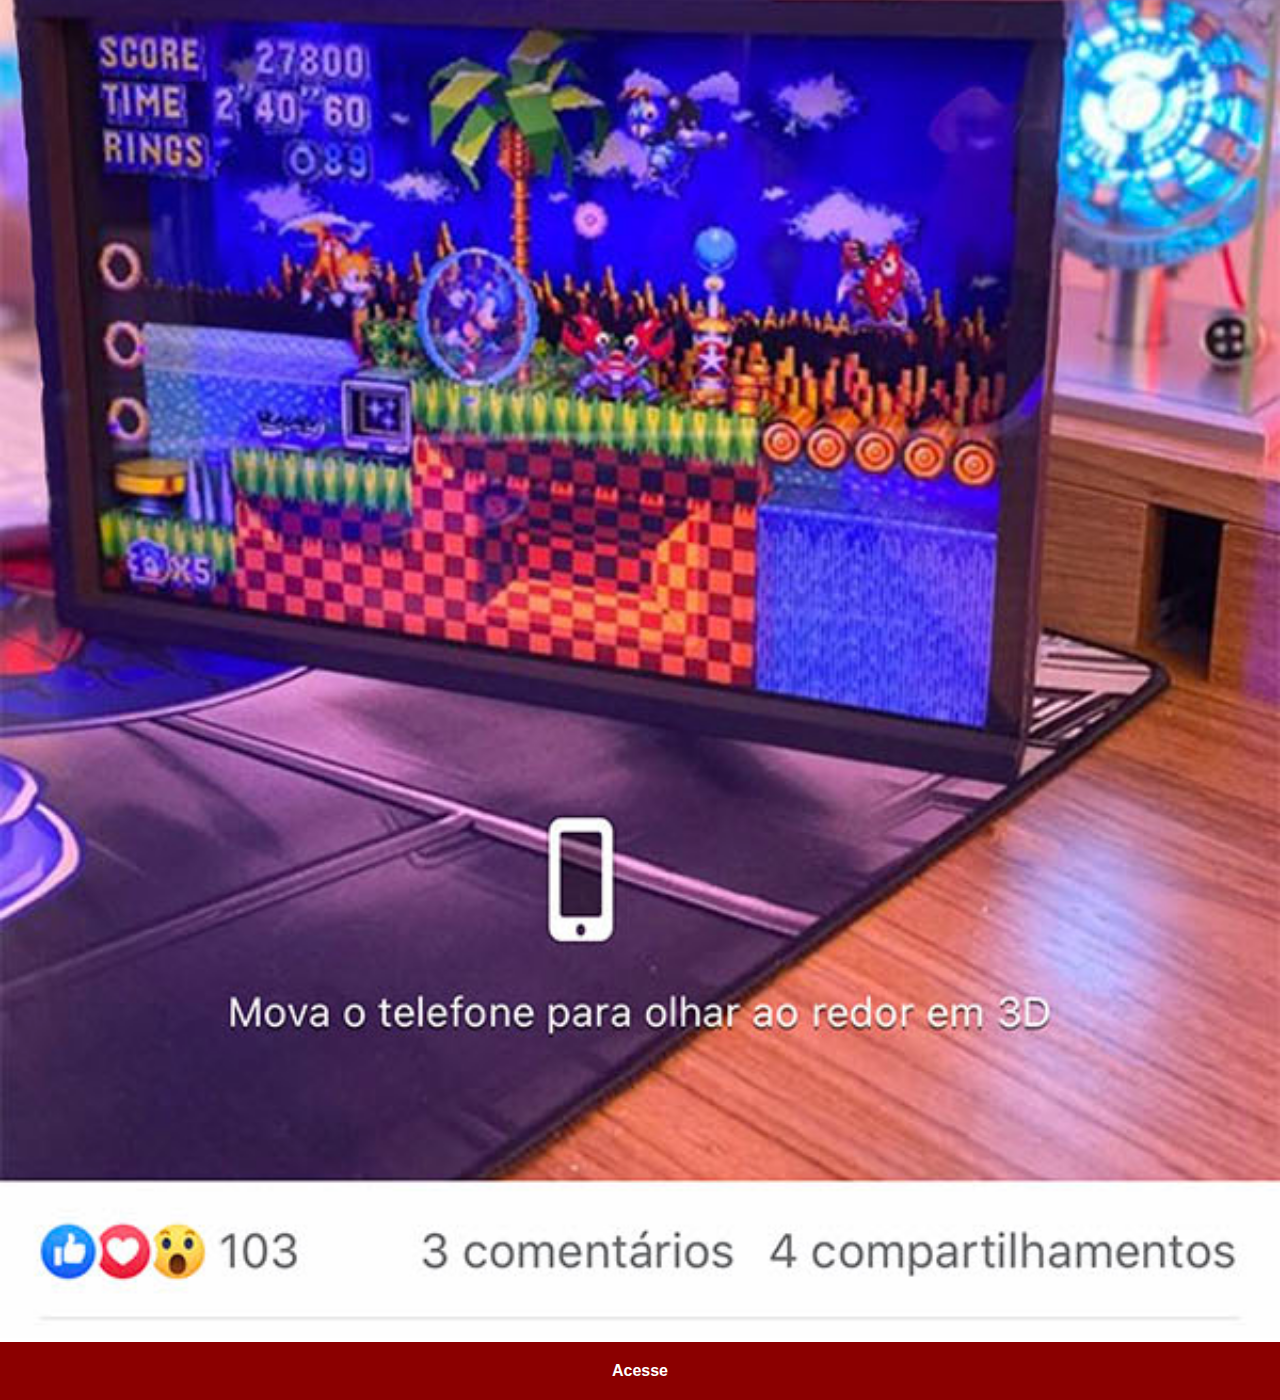
<file: projeto-social/facebook.html>
<!DOCTYPE html>
<html lang="pt-br">
<head>
    <meta charset="UTF-8">
    <meta http-equiv="X-UA-Compatible" content="IE=edge">
    <meta name="viewport" content="width=device-width, initial-scale=1.0">
    <link rel="stylesheet" href="style-social.css">
    <title>Document</title>
</head>
<body>
    <img src="imagens/tela-facebook.jpg" alt="tela-facebook">
    <a href="https://www.facebook.com/gustavoguanabara/" target="_blank">Acesse</a>
</body>
</html>
</file>
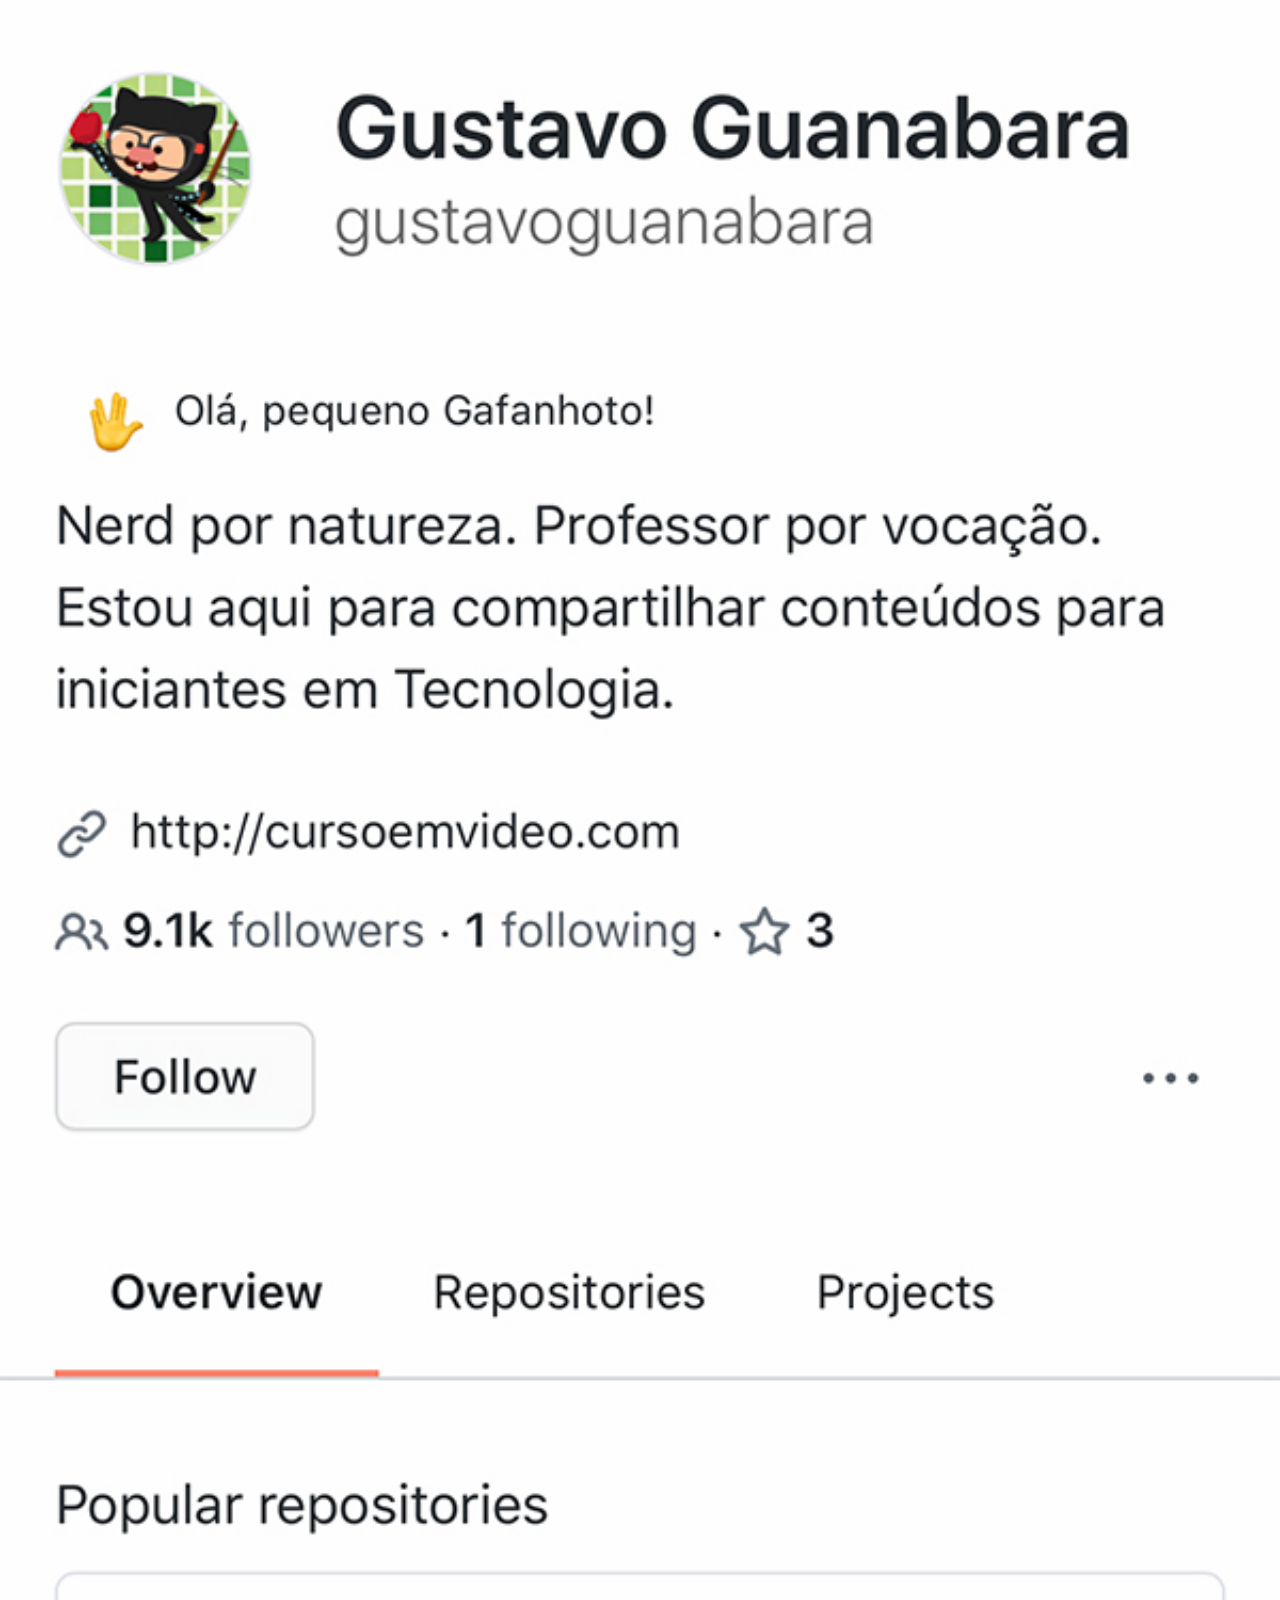
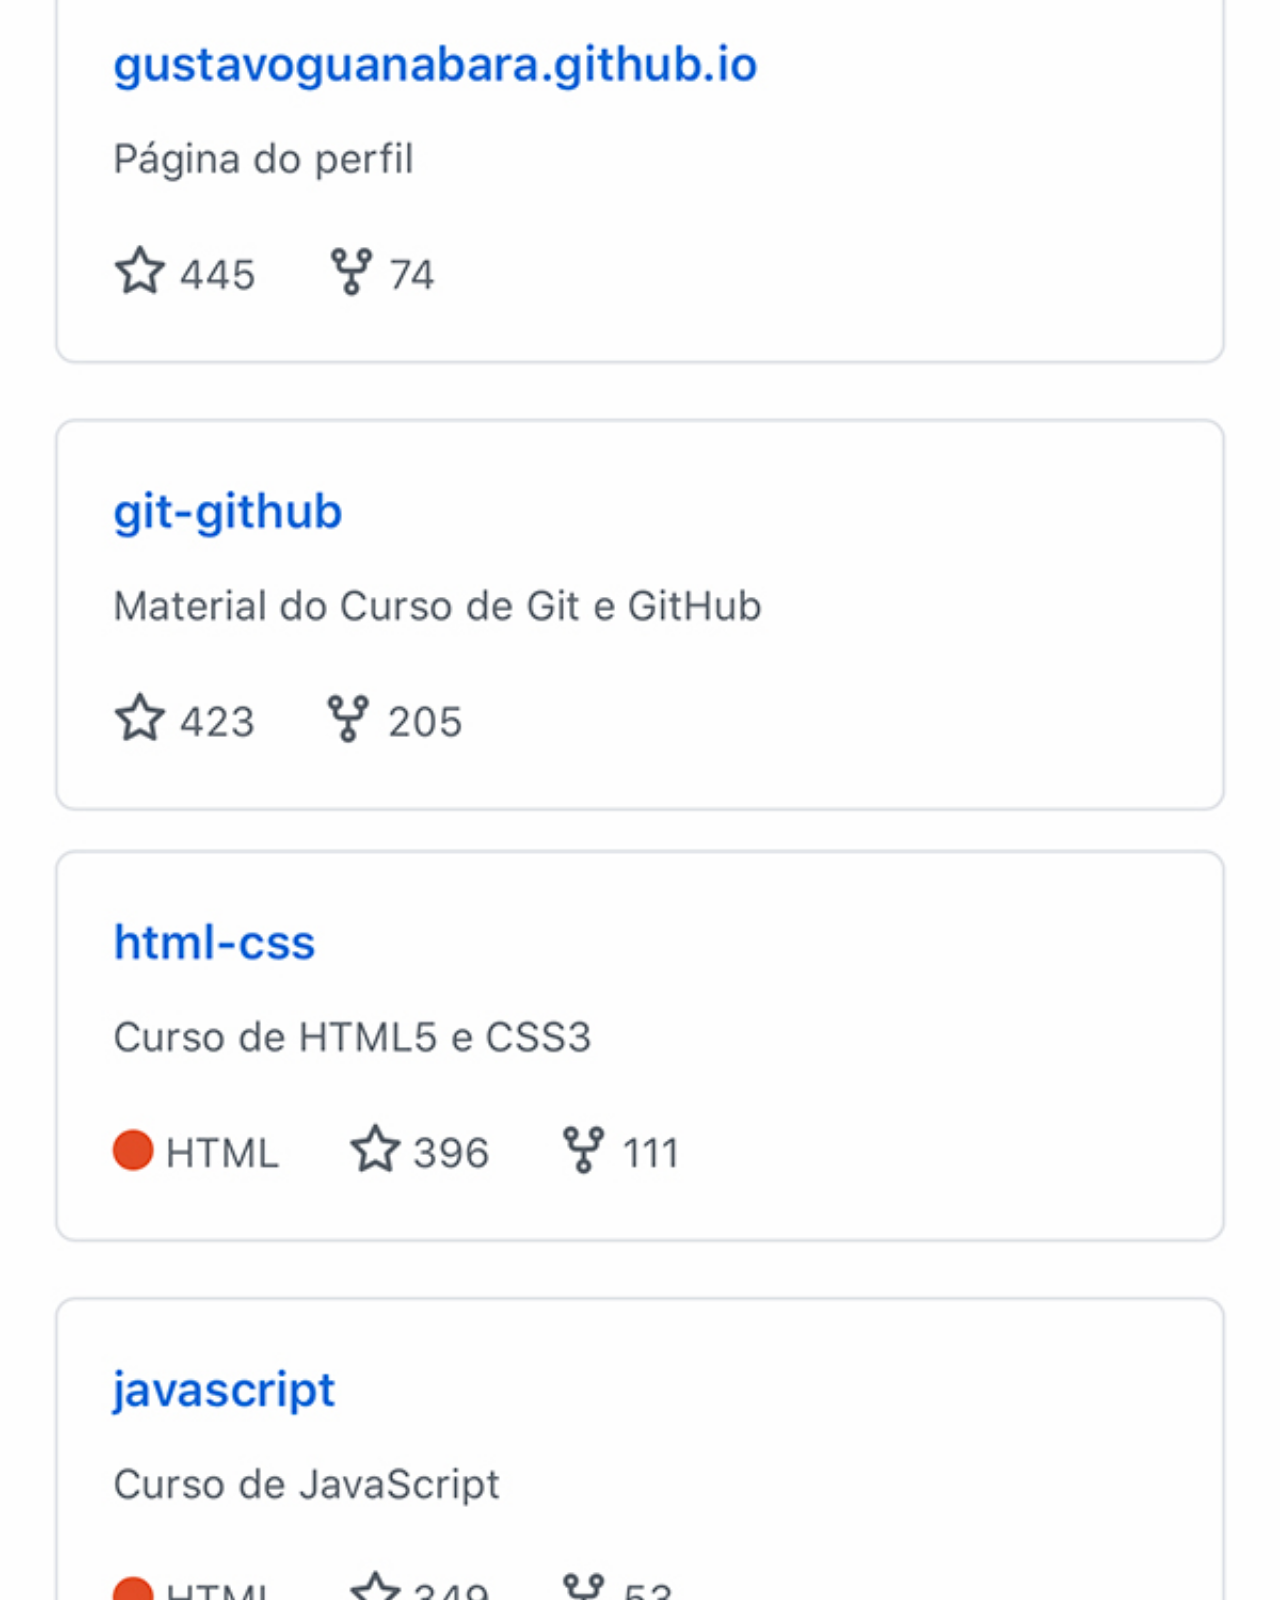
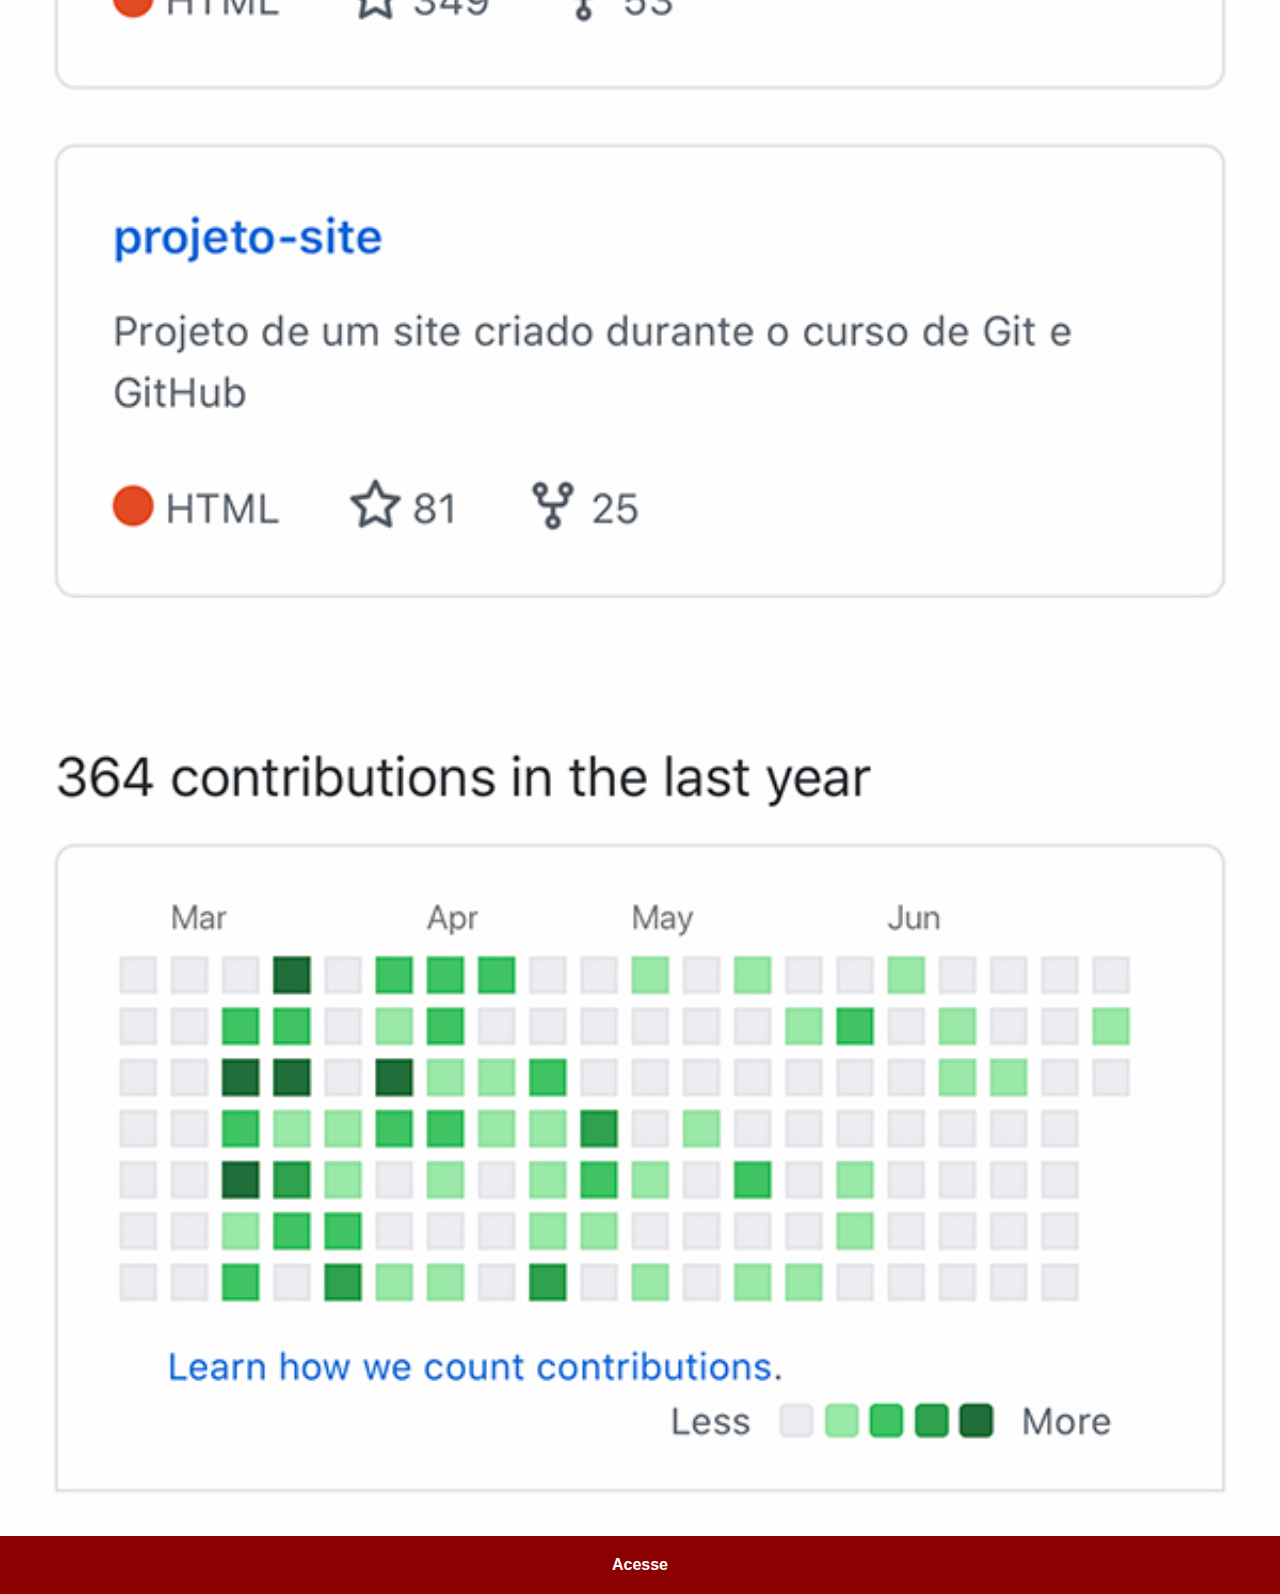
<file: projeto-social/github.html>
<!DOCTYPE html>
<html lang="pt-br">
<head>
    <meta charset="UTF-8">
    <meta http-equiv="X-UA-Compatible" content="IE=edge">
    <meta name="viewport" content="width=device-width, initial-scale=1.0">
    <link rel="stylesheet" href="style-social.css">
    <title>Document</title>
</head>
<body>
    <img src="imagens/tela-github.jpg" alt="tela-github">
    <a href="https://github.com/migueljehle" target="_blank">Acesse</a>
</body>
</html>
</file>
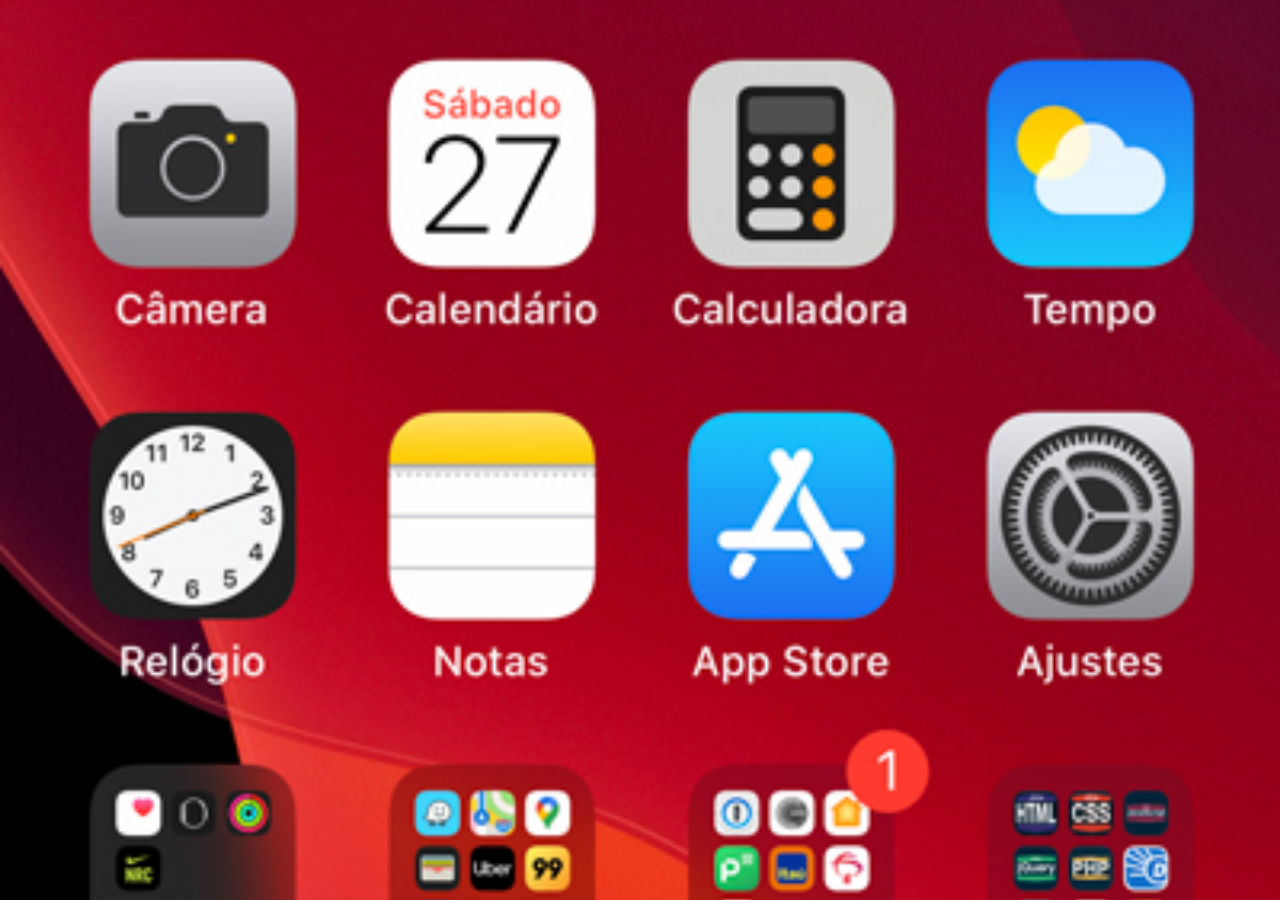
<file: projeto-social/home.html>
<!DOCTYPE html>
<html lang="en">
<head>
    <meta charset="UTF-8">
    <meta http-equiv="X-UA-Compatible" content="IE=edge">
    <meta name="viewport" content="width=device-width, initial-scale=1.0">
    <title>Document</title>
    <style>
        *{
            margin: 0px;
            padding: 0px;
            font-family: Arial, Helvetica, sans-serif;
        }

        body{
            width: 100vw;
            height: 100vh;
            background-image: url(imagens/tela-home.jpg);
            background-size: cover;
        }
    </style>
</head>
<body>
    
</body>
</html>
</file>
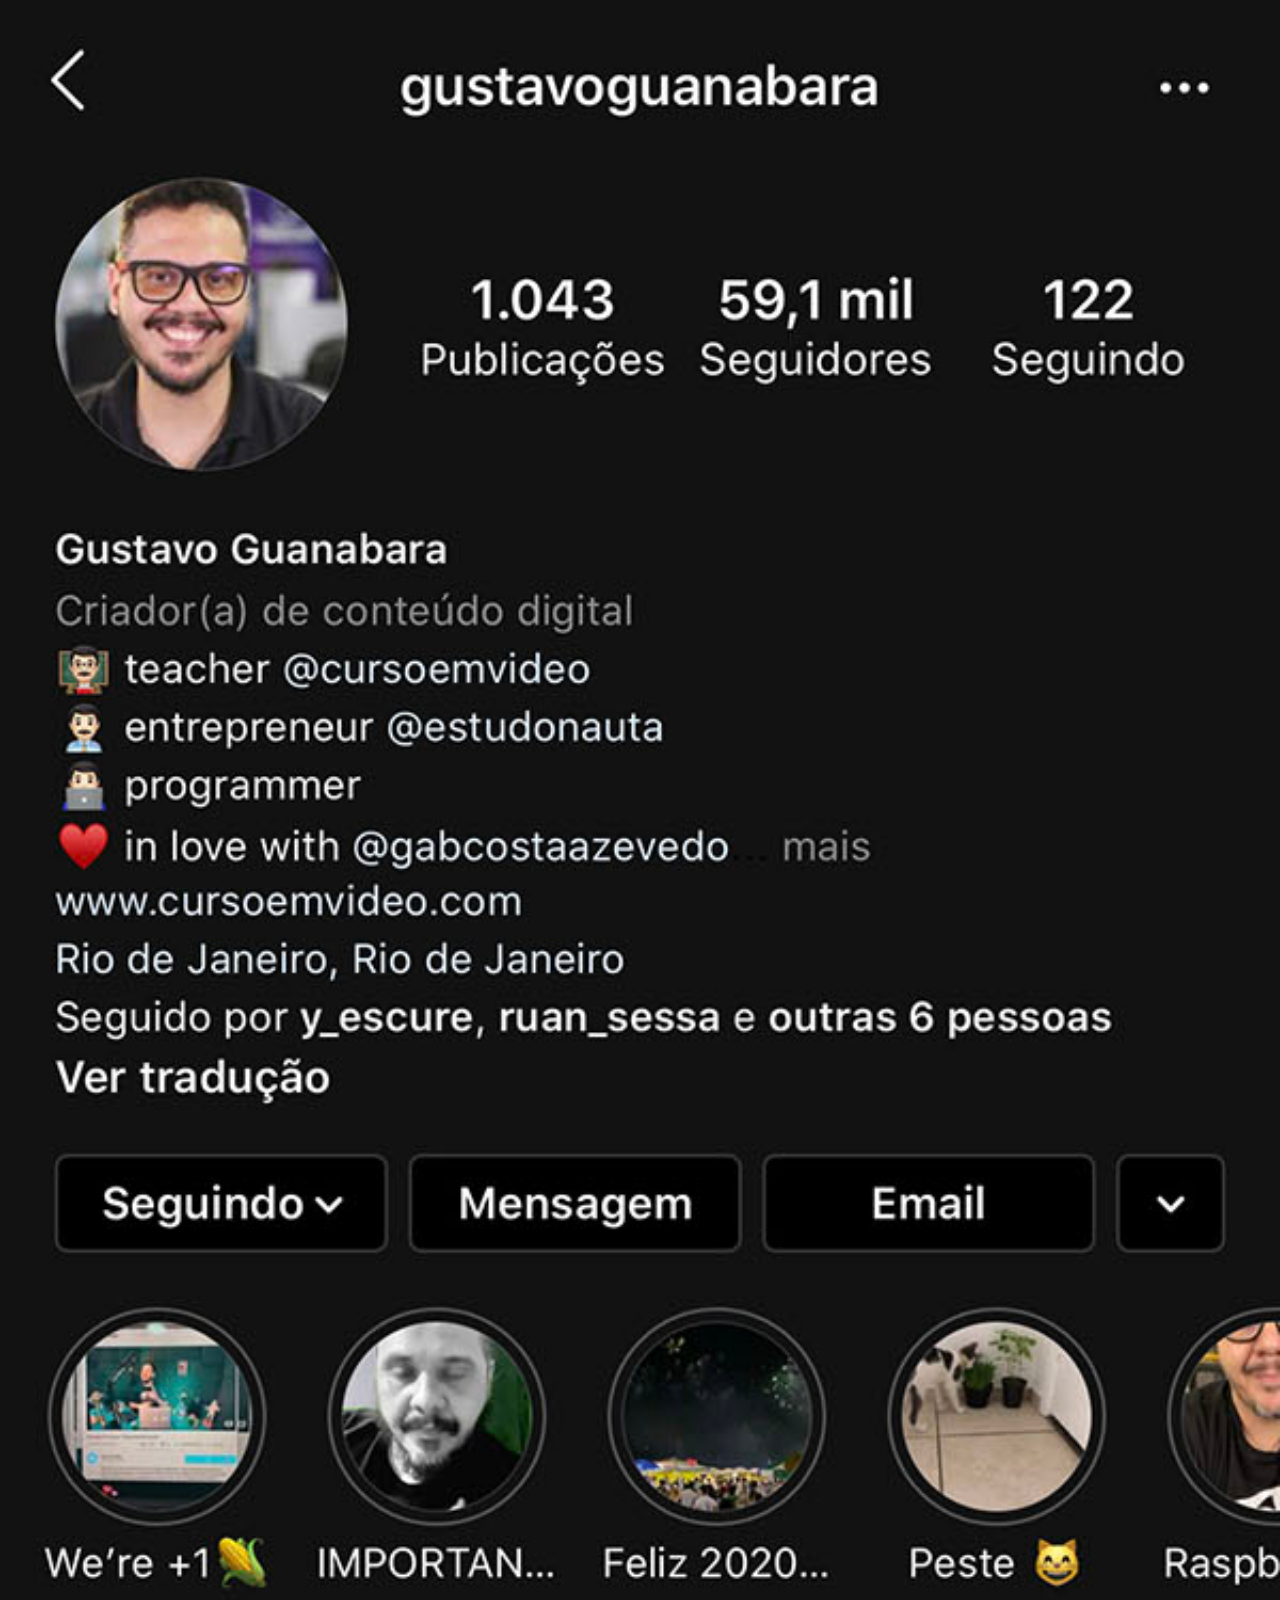
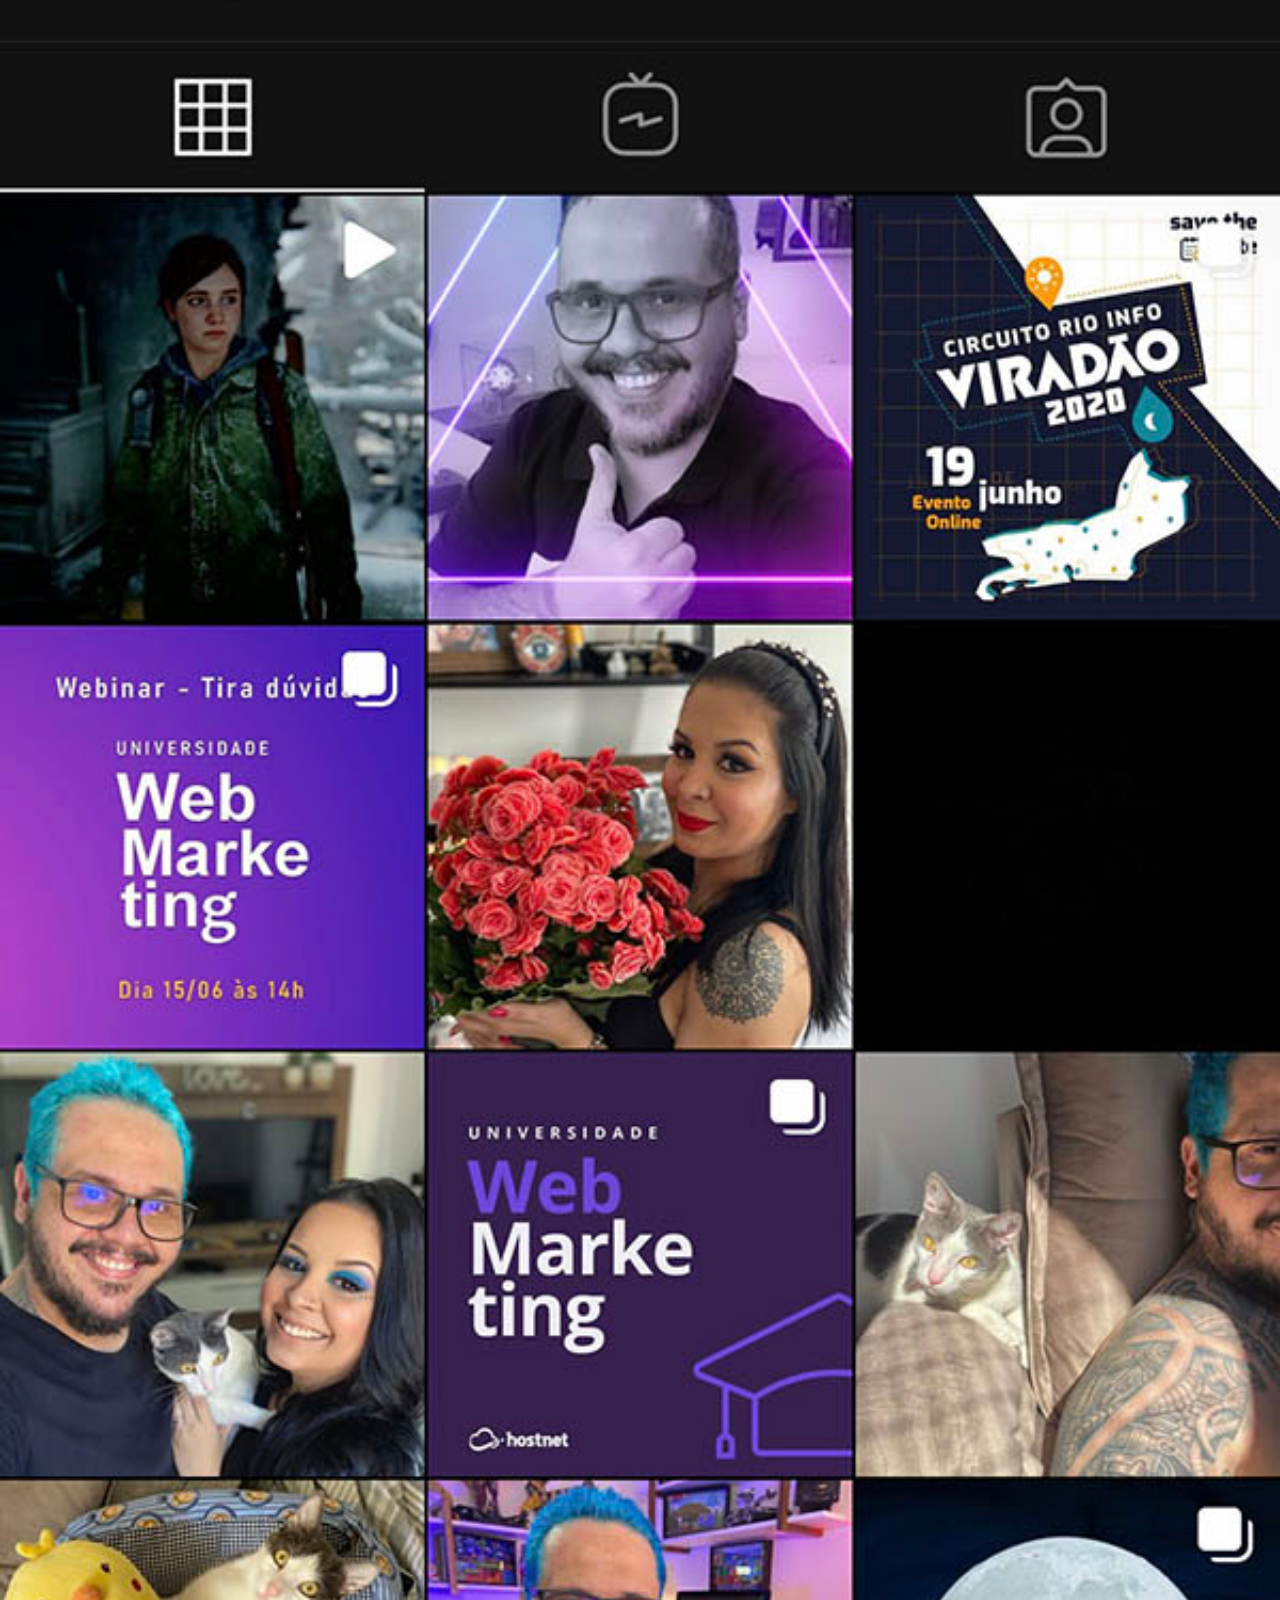
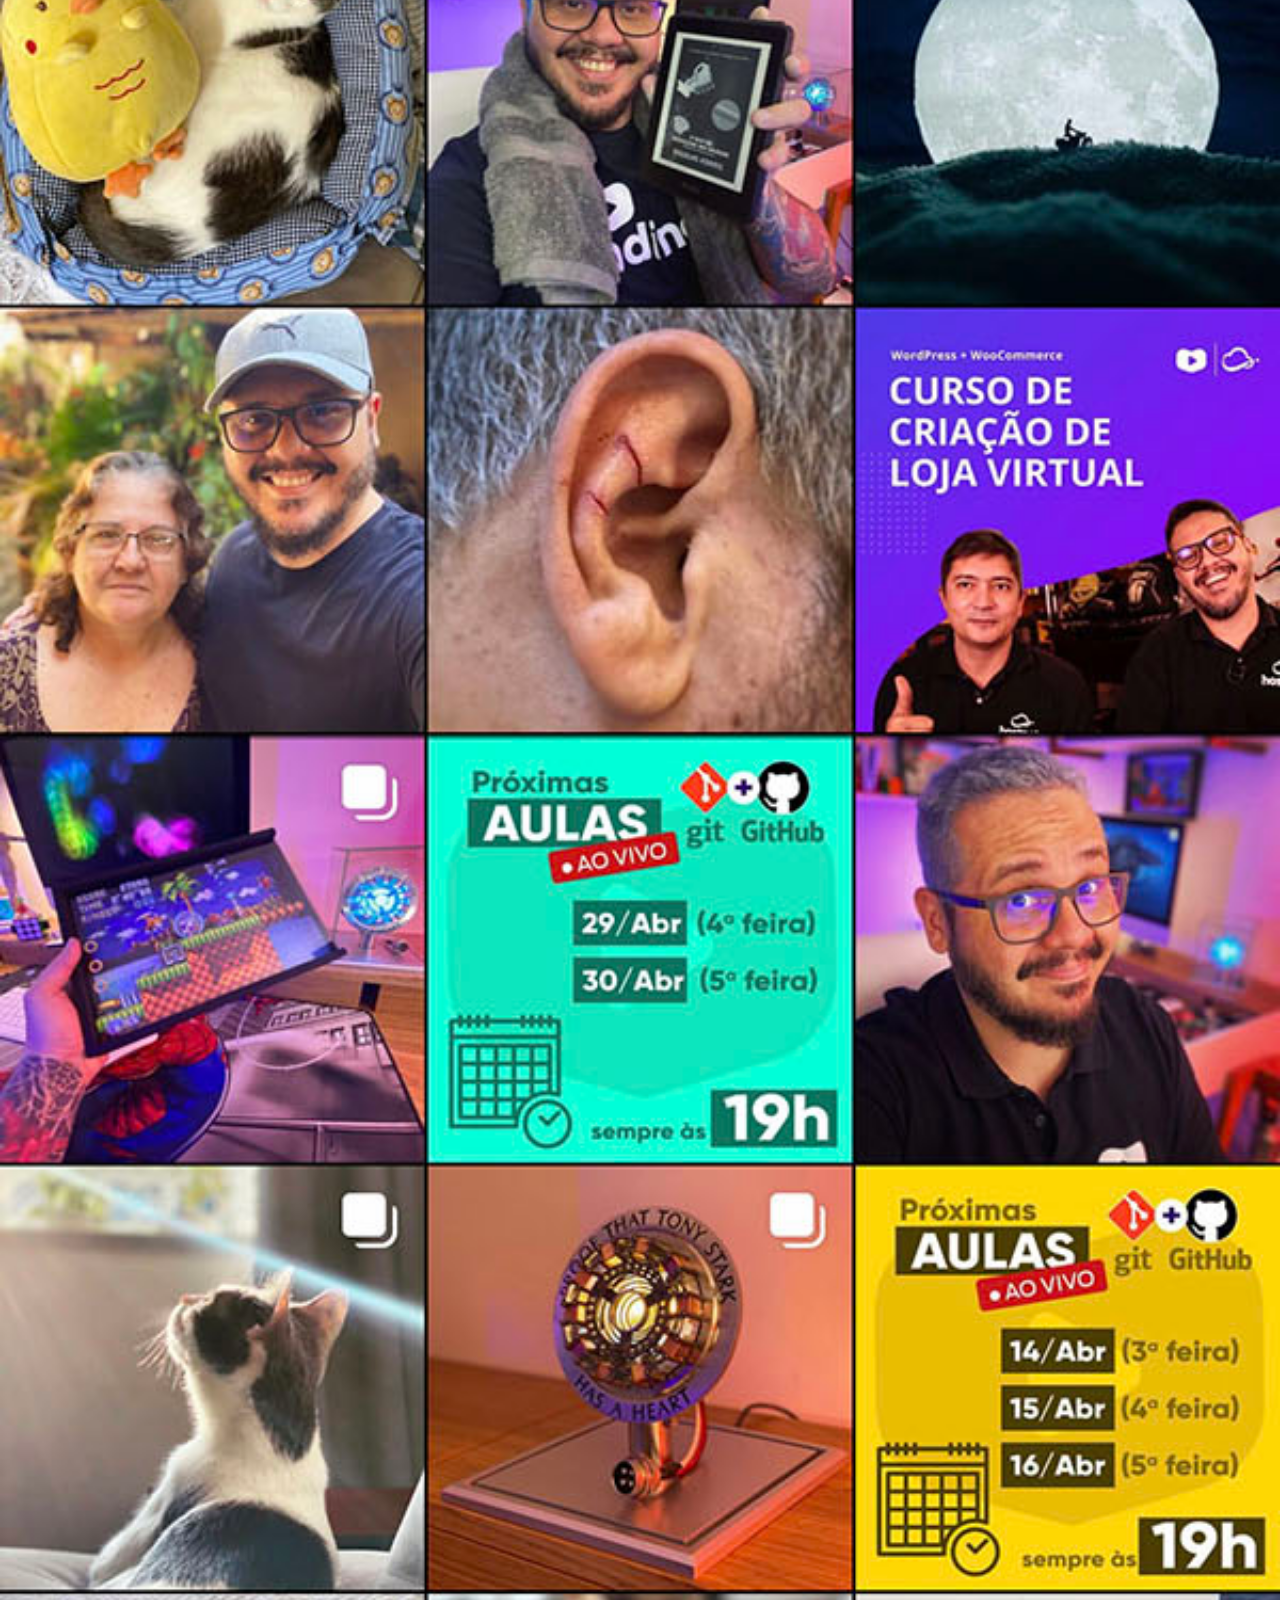
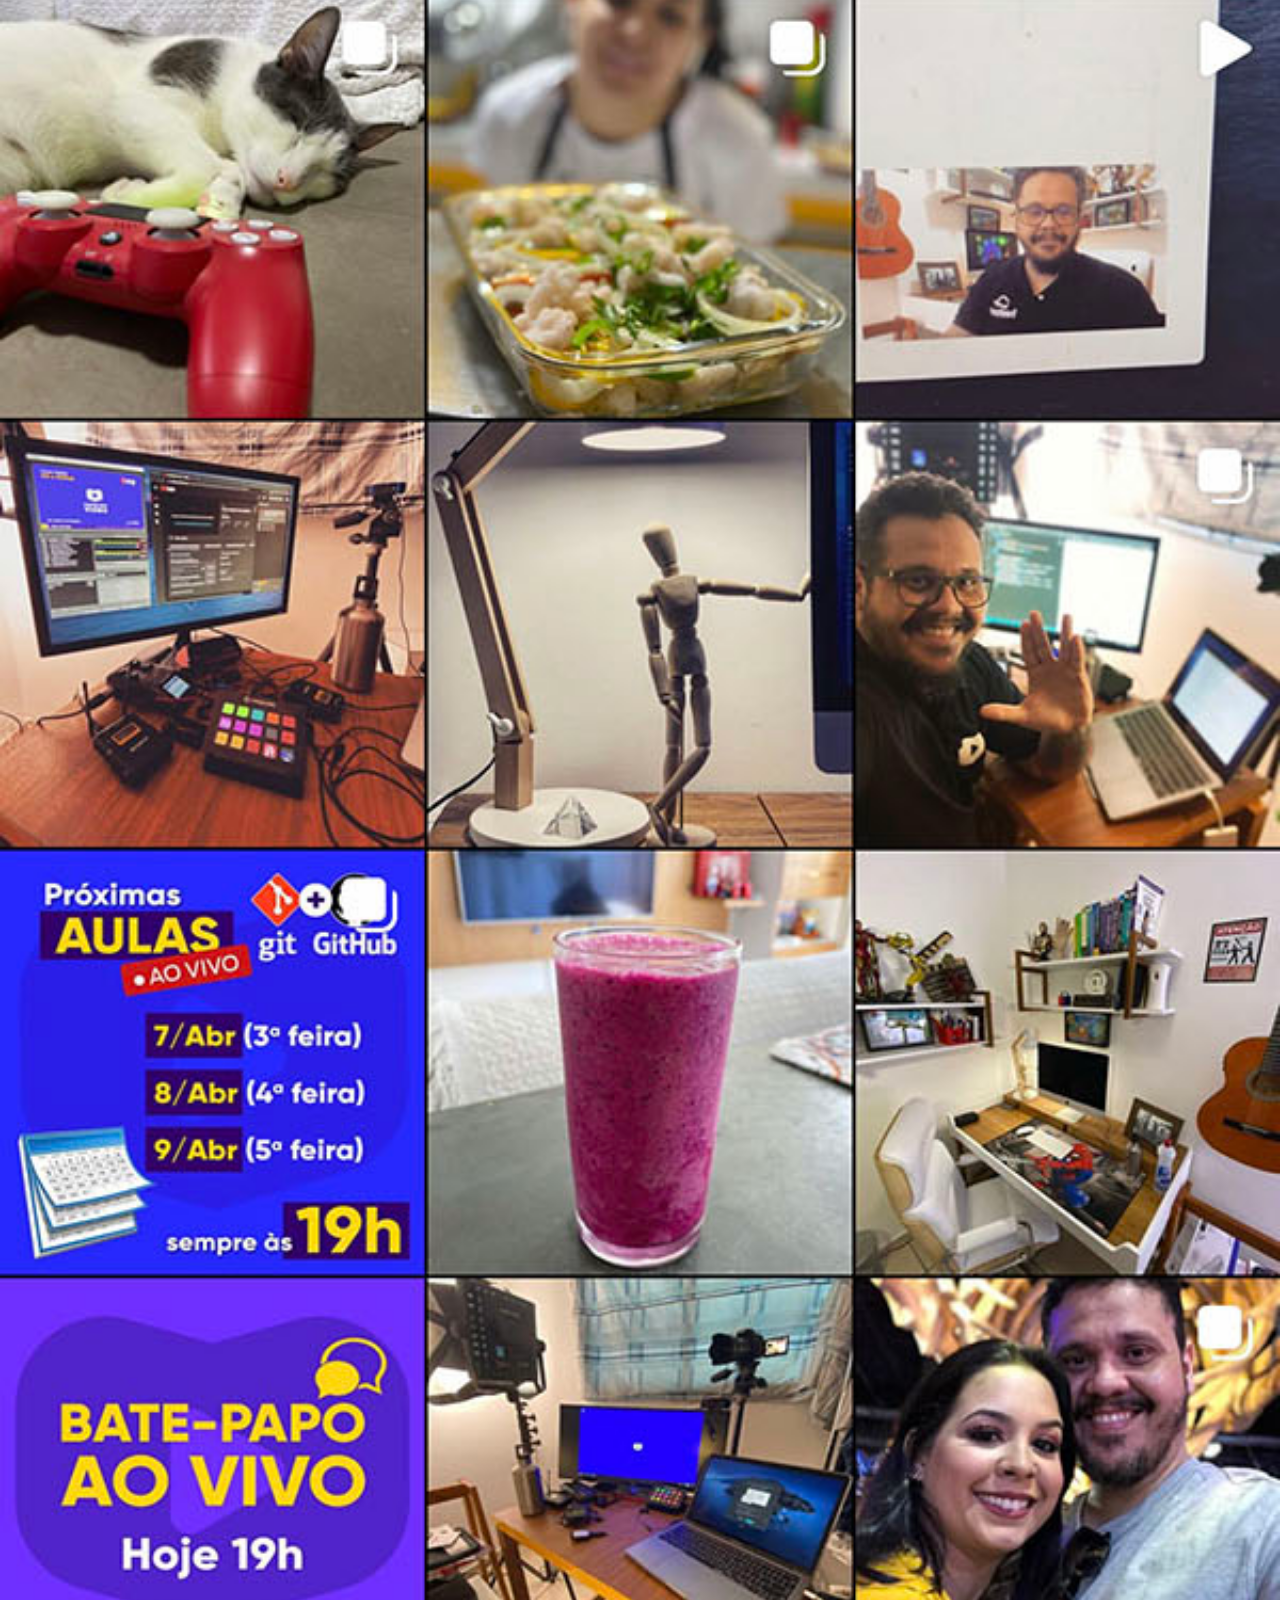
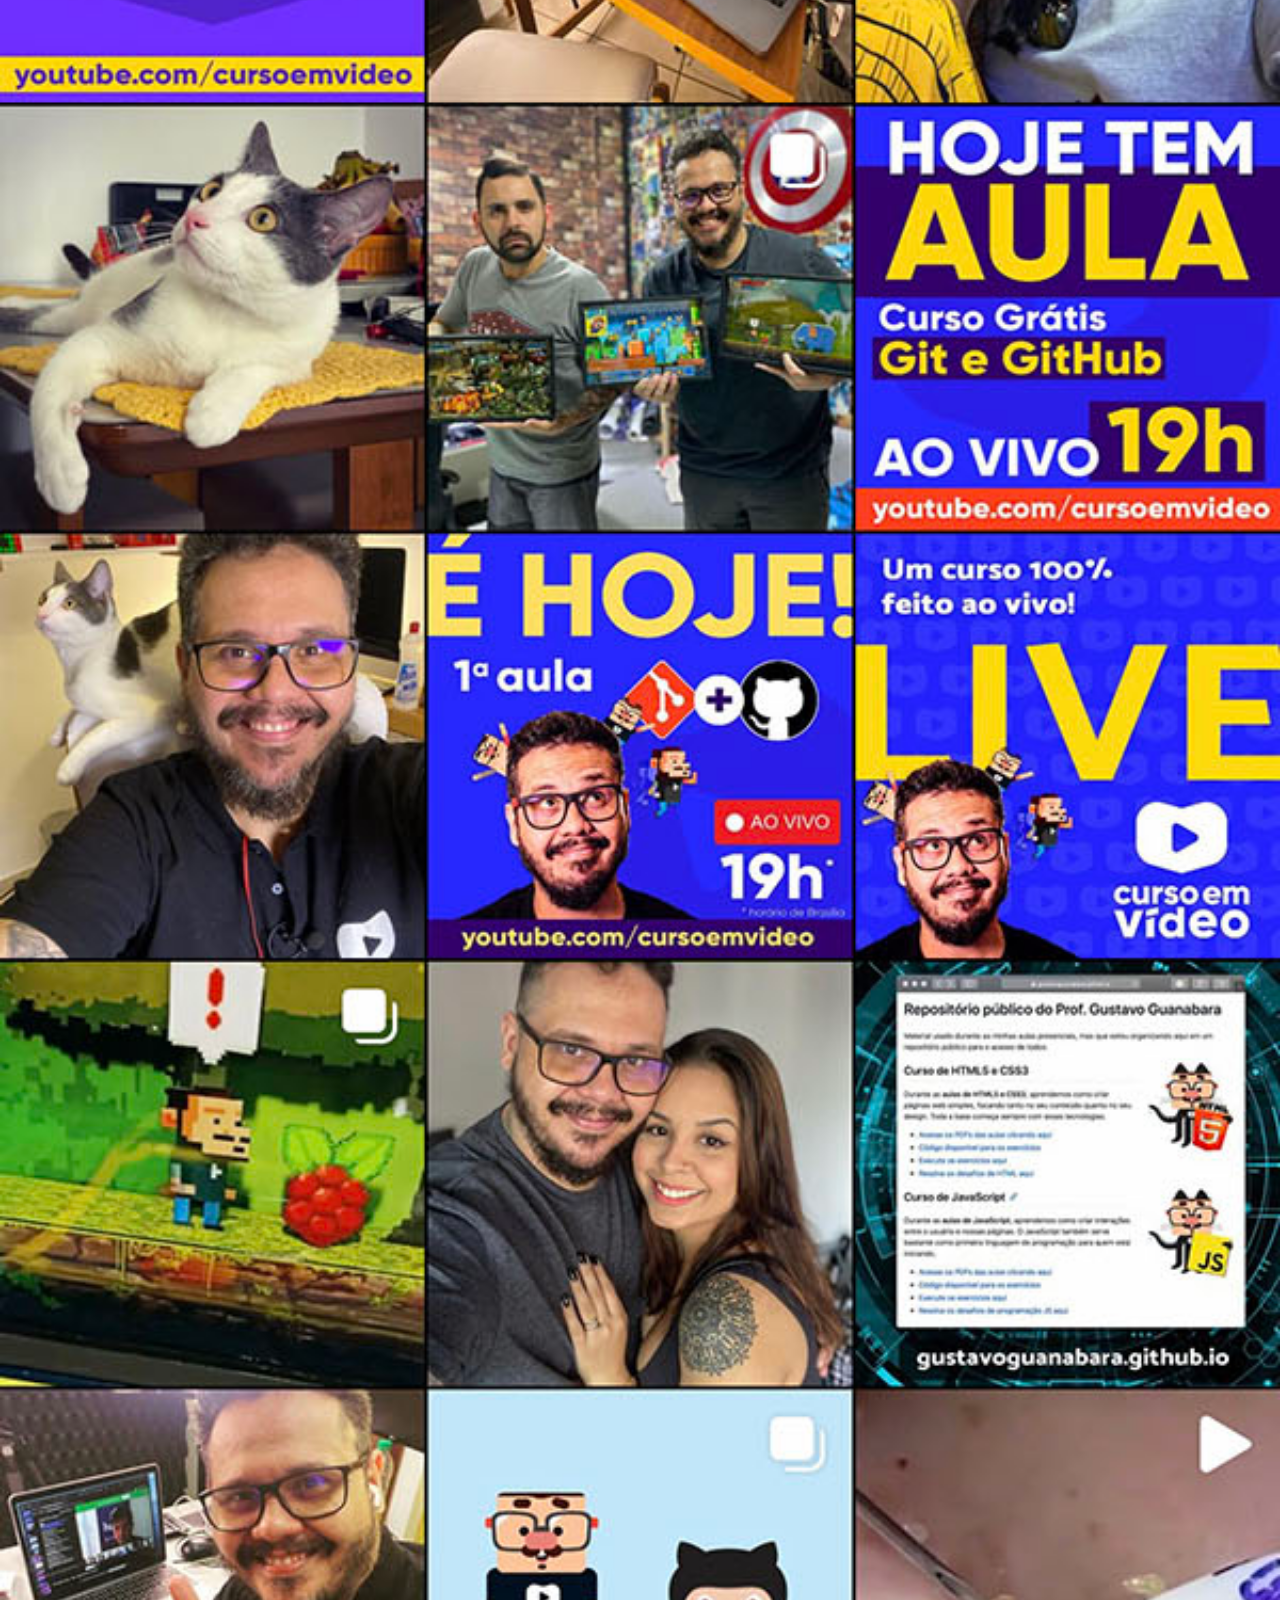
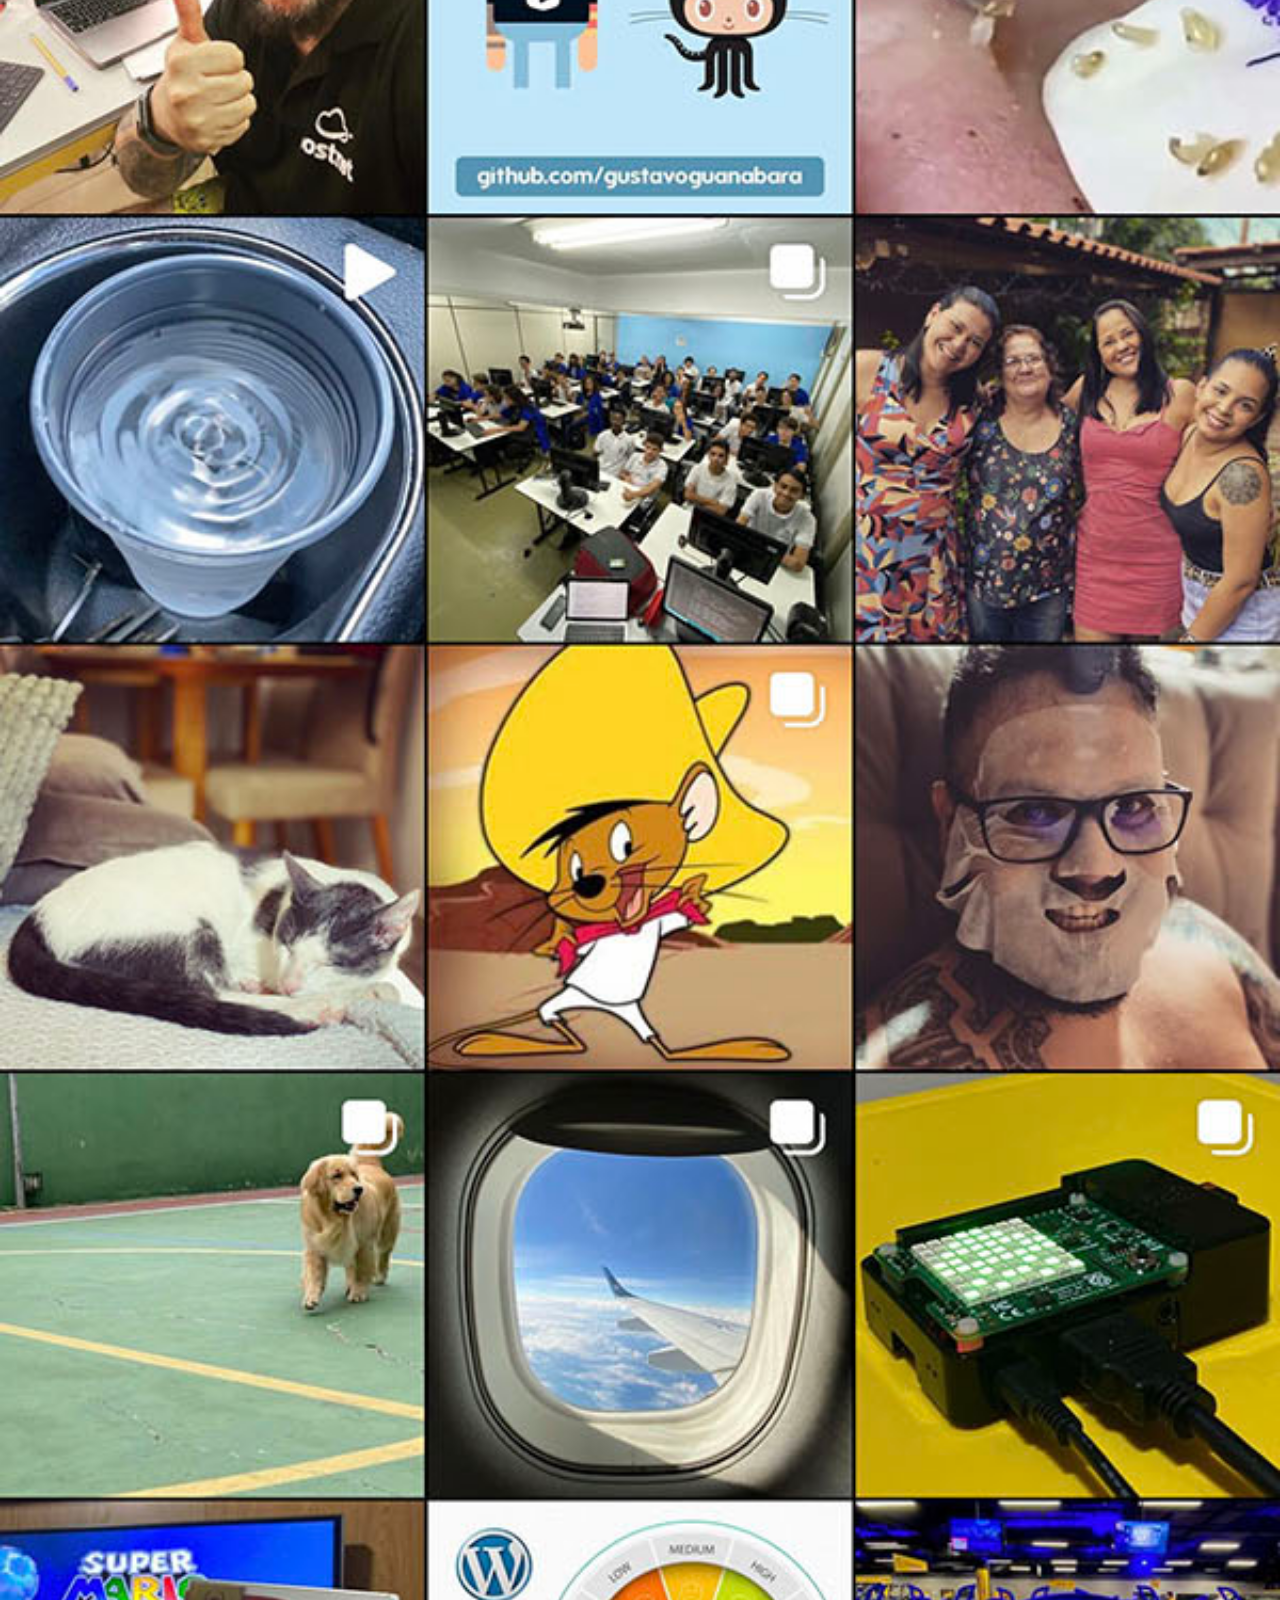
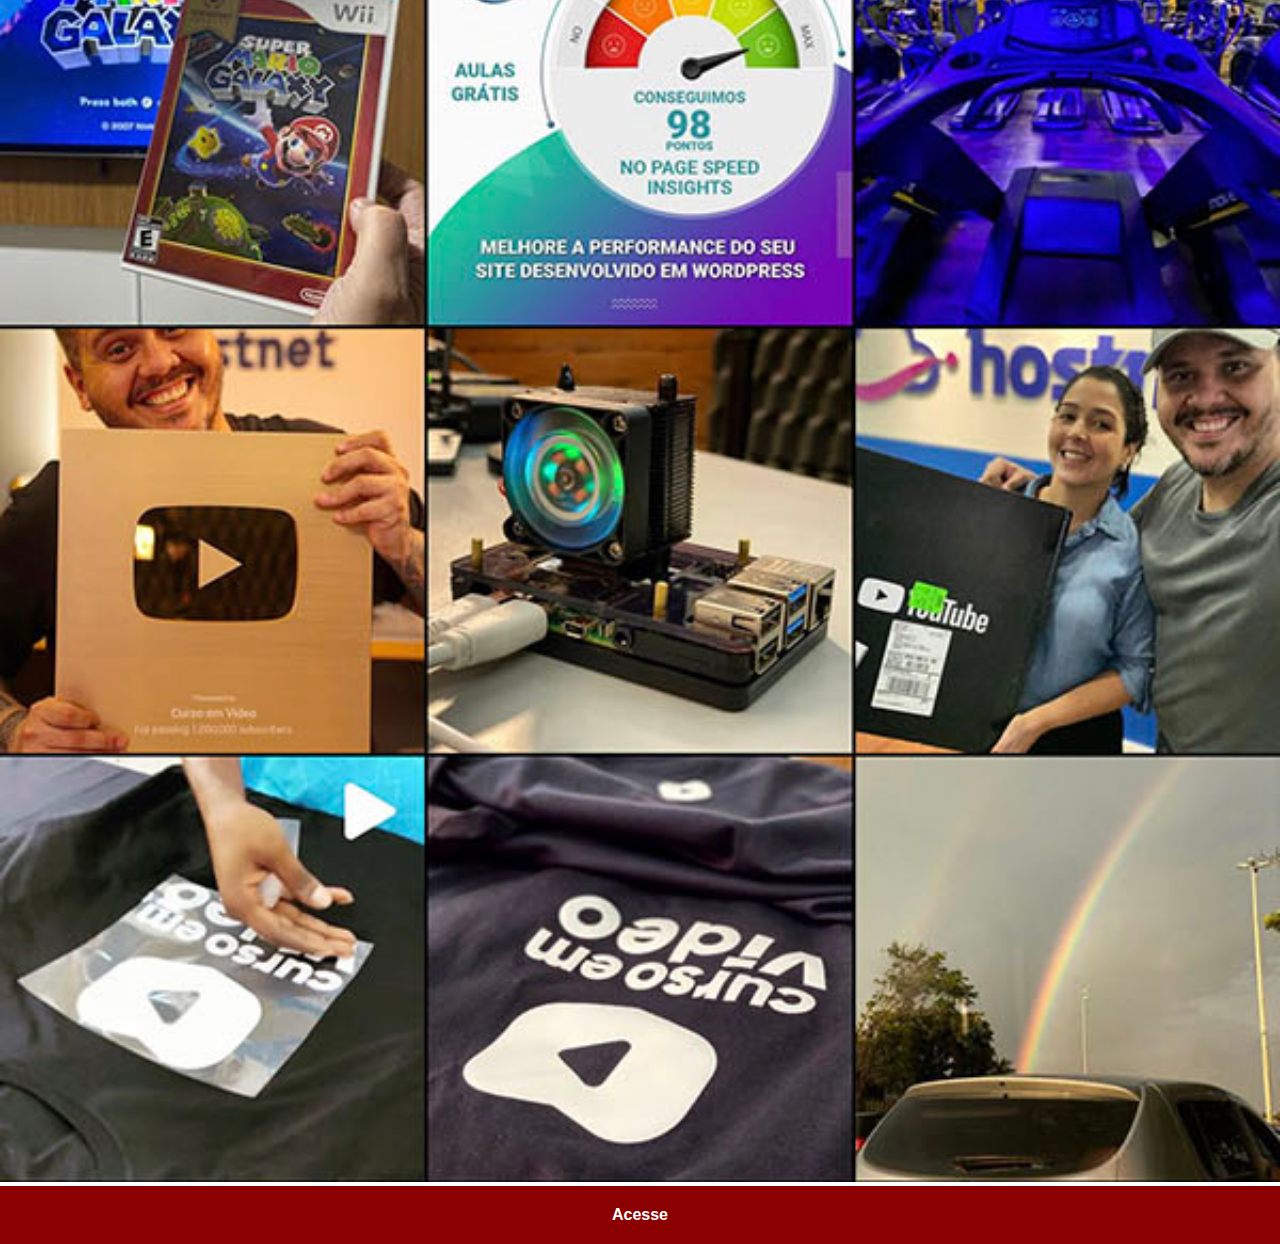
<file: projeto-social/instagram.html>
<!DOCTYPE html>
<html lang="pt-br">
<head>
    <meta charset="UTF-8">
    <meta http-equiv="X-UA-Compatible" content="IE=edge">
    <meta name="viewport" content="width=device-width, initial-scale=1.0">
    <link rel="stylesheet" href="style-social.css">
    <title>Document</title>
</head>
<body>
    <img src="imagens/tela-instagram.jpg" alt="tela-instagram">
    <a href="https://www.instagram.com/gustavoguanabara/" target="_blank">Acesse</a>
</body>
</html>
</file>
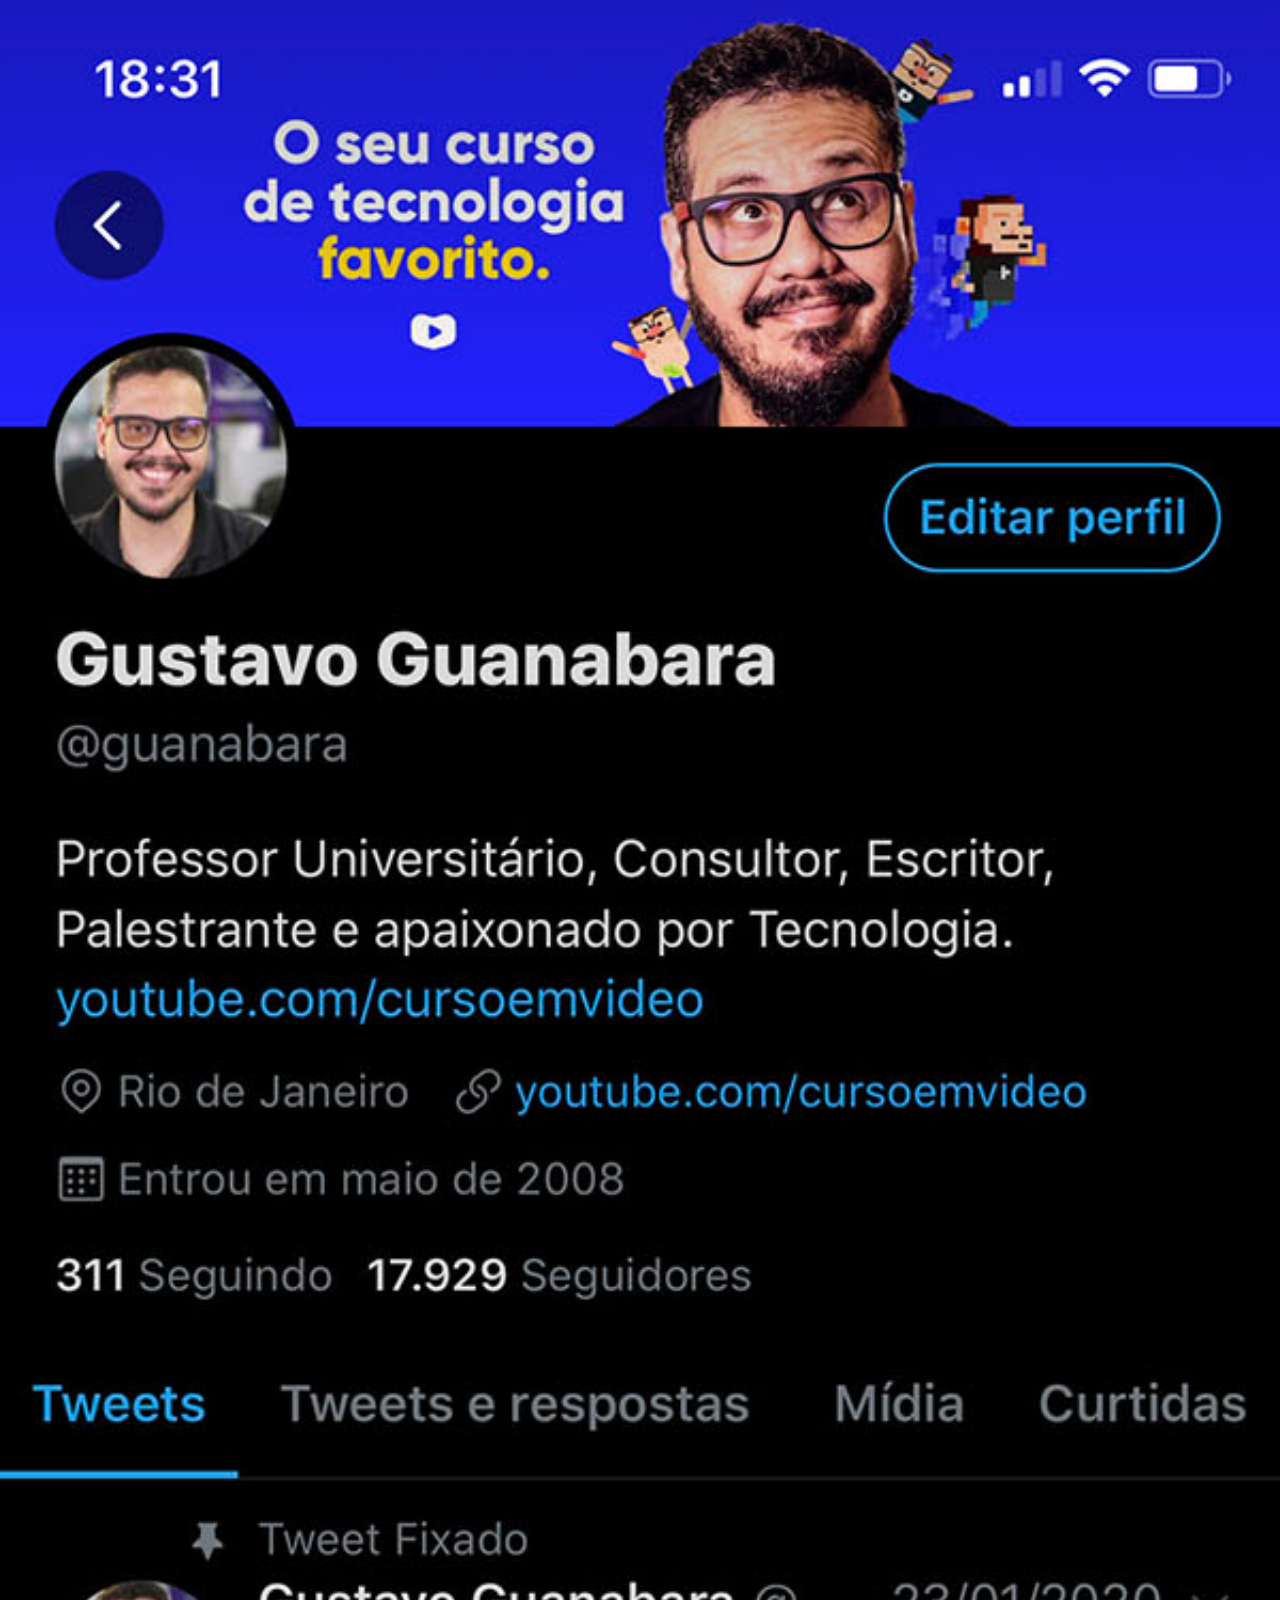
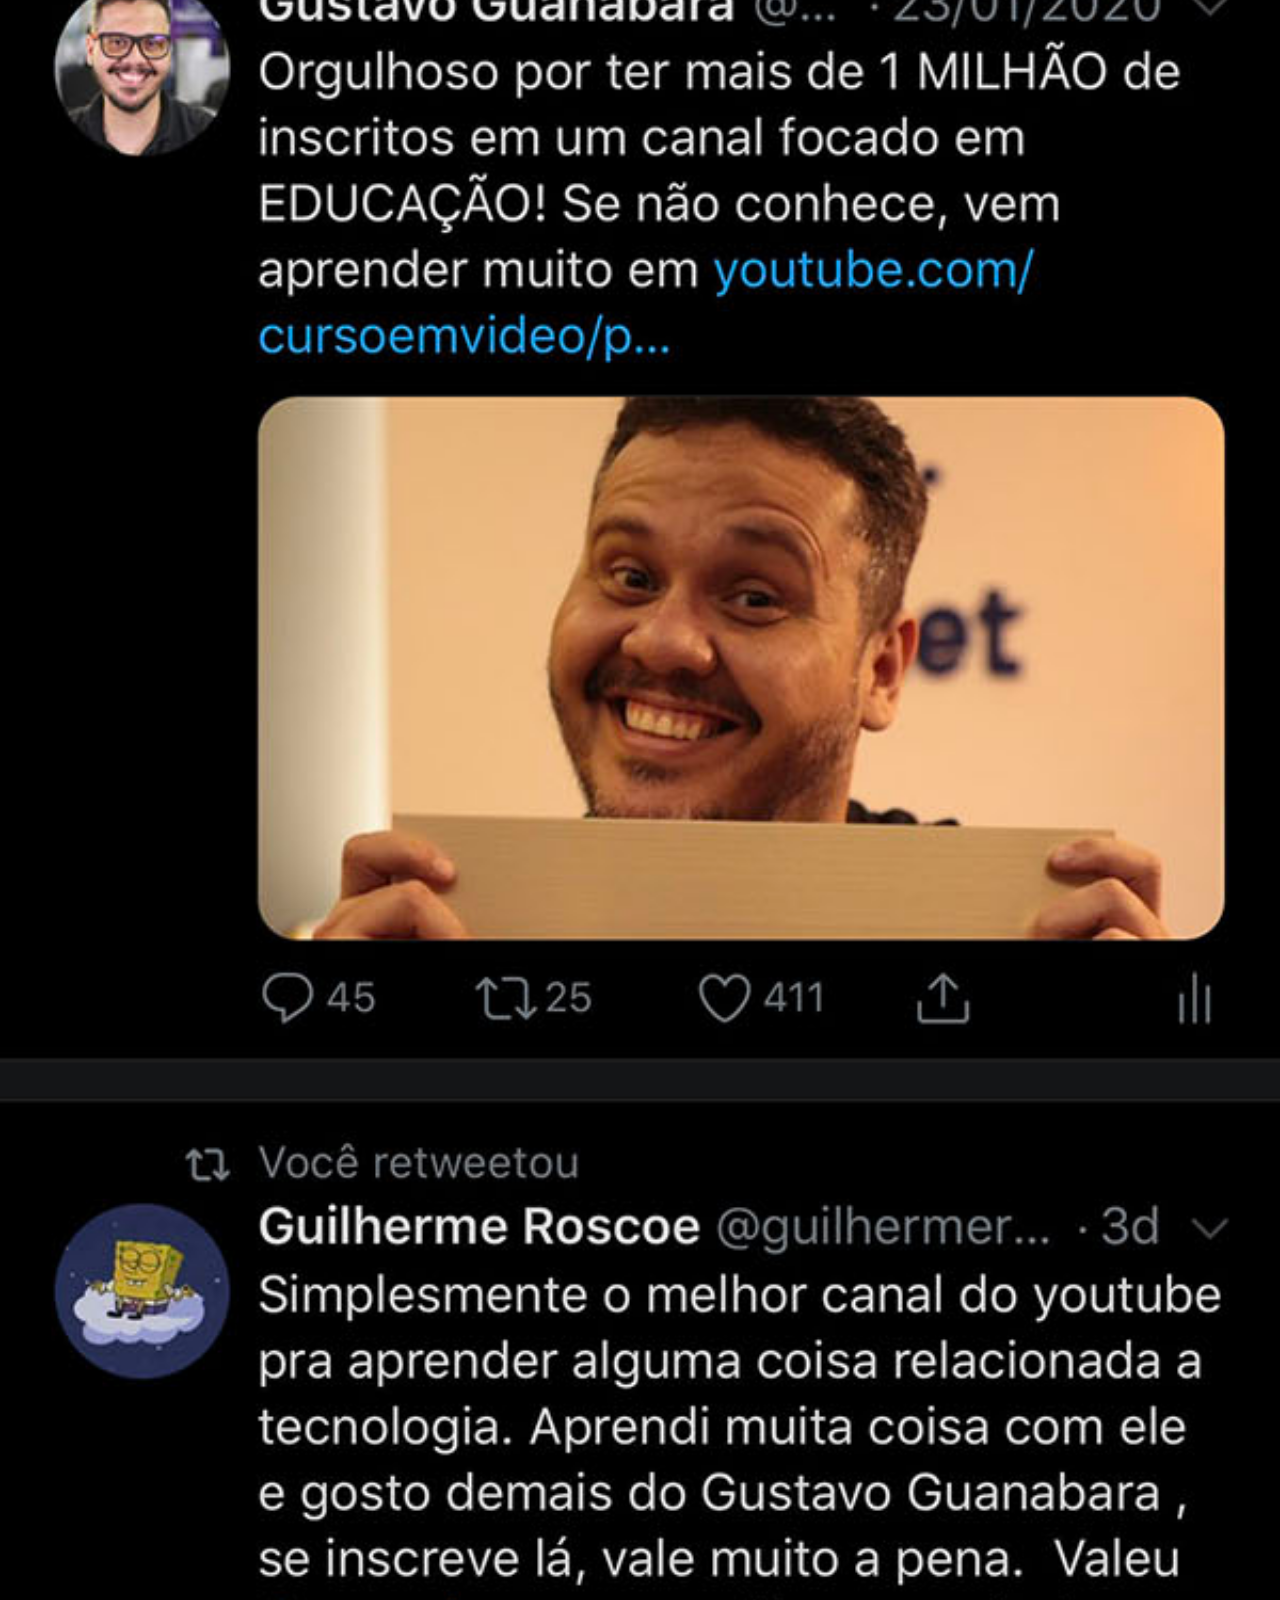
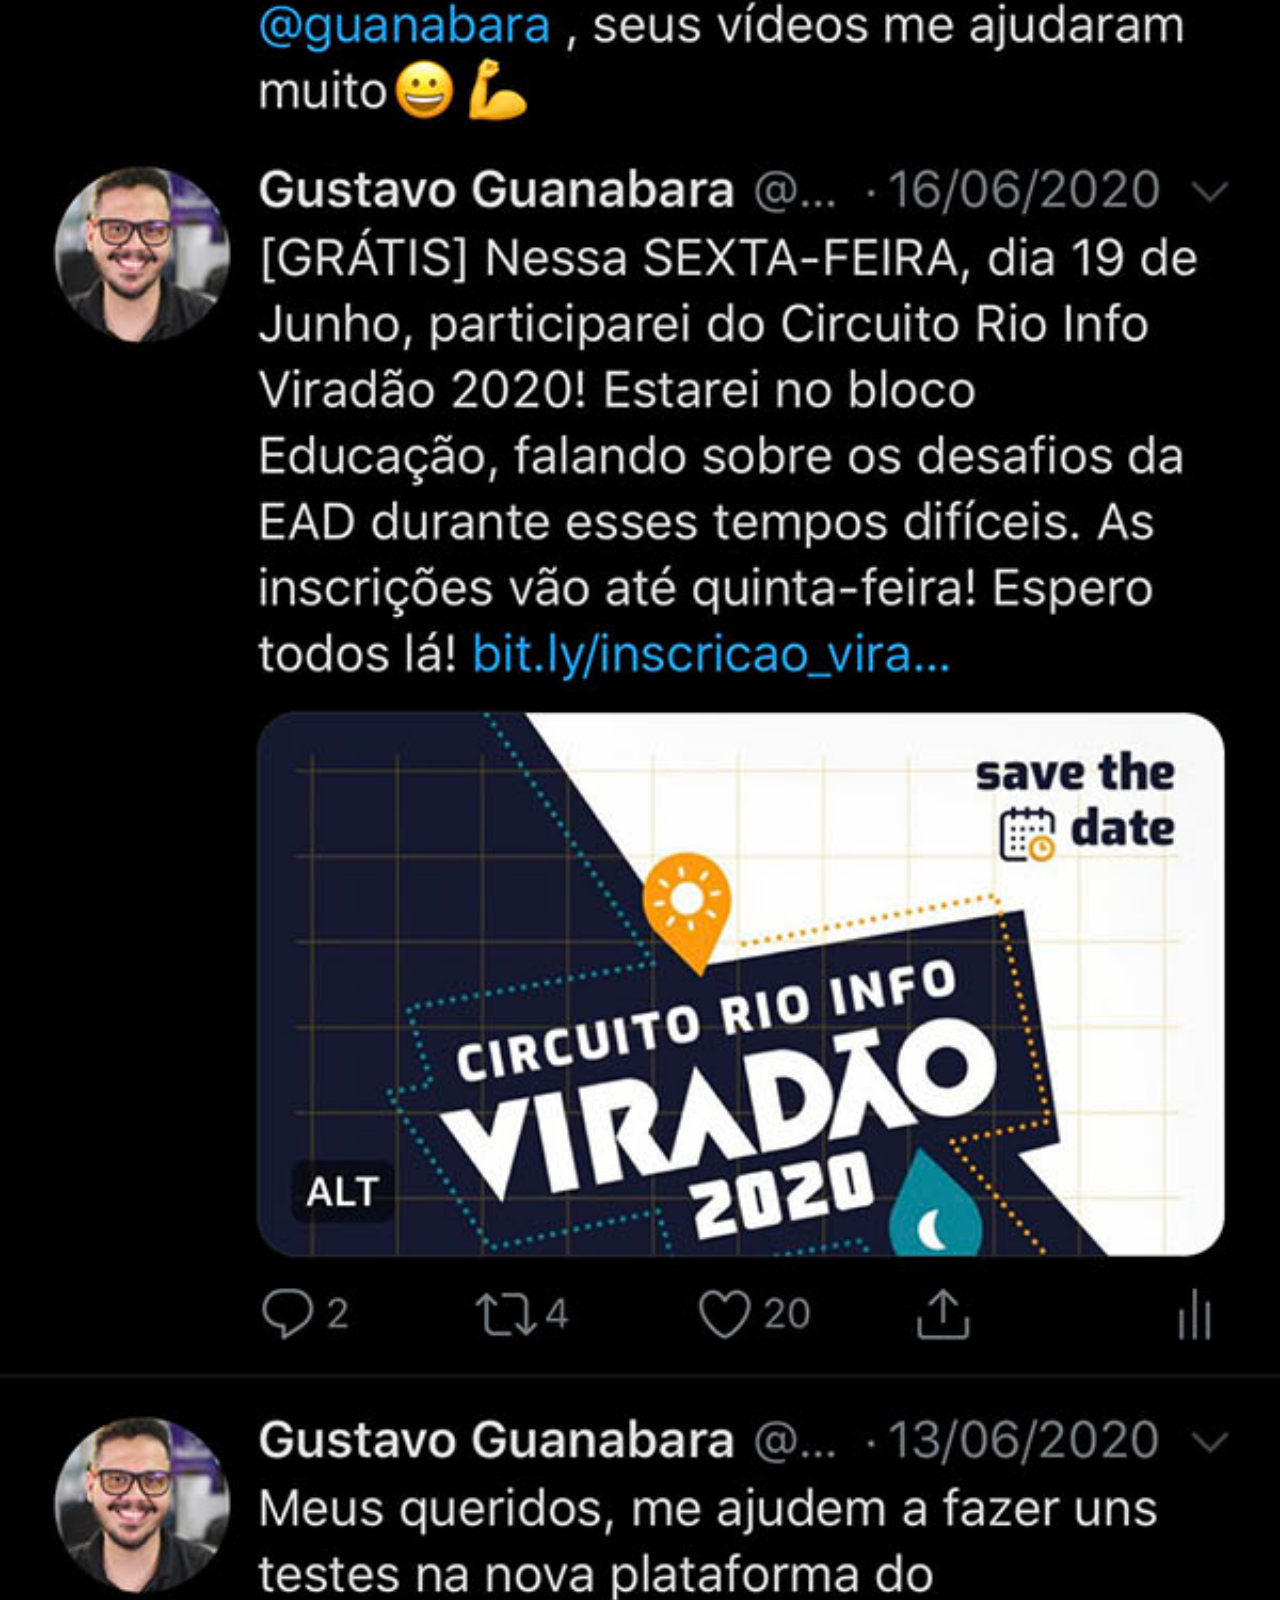
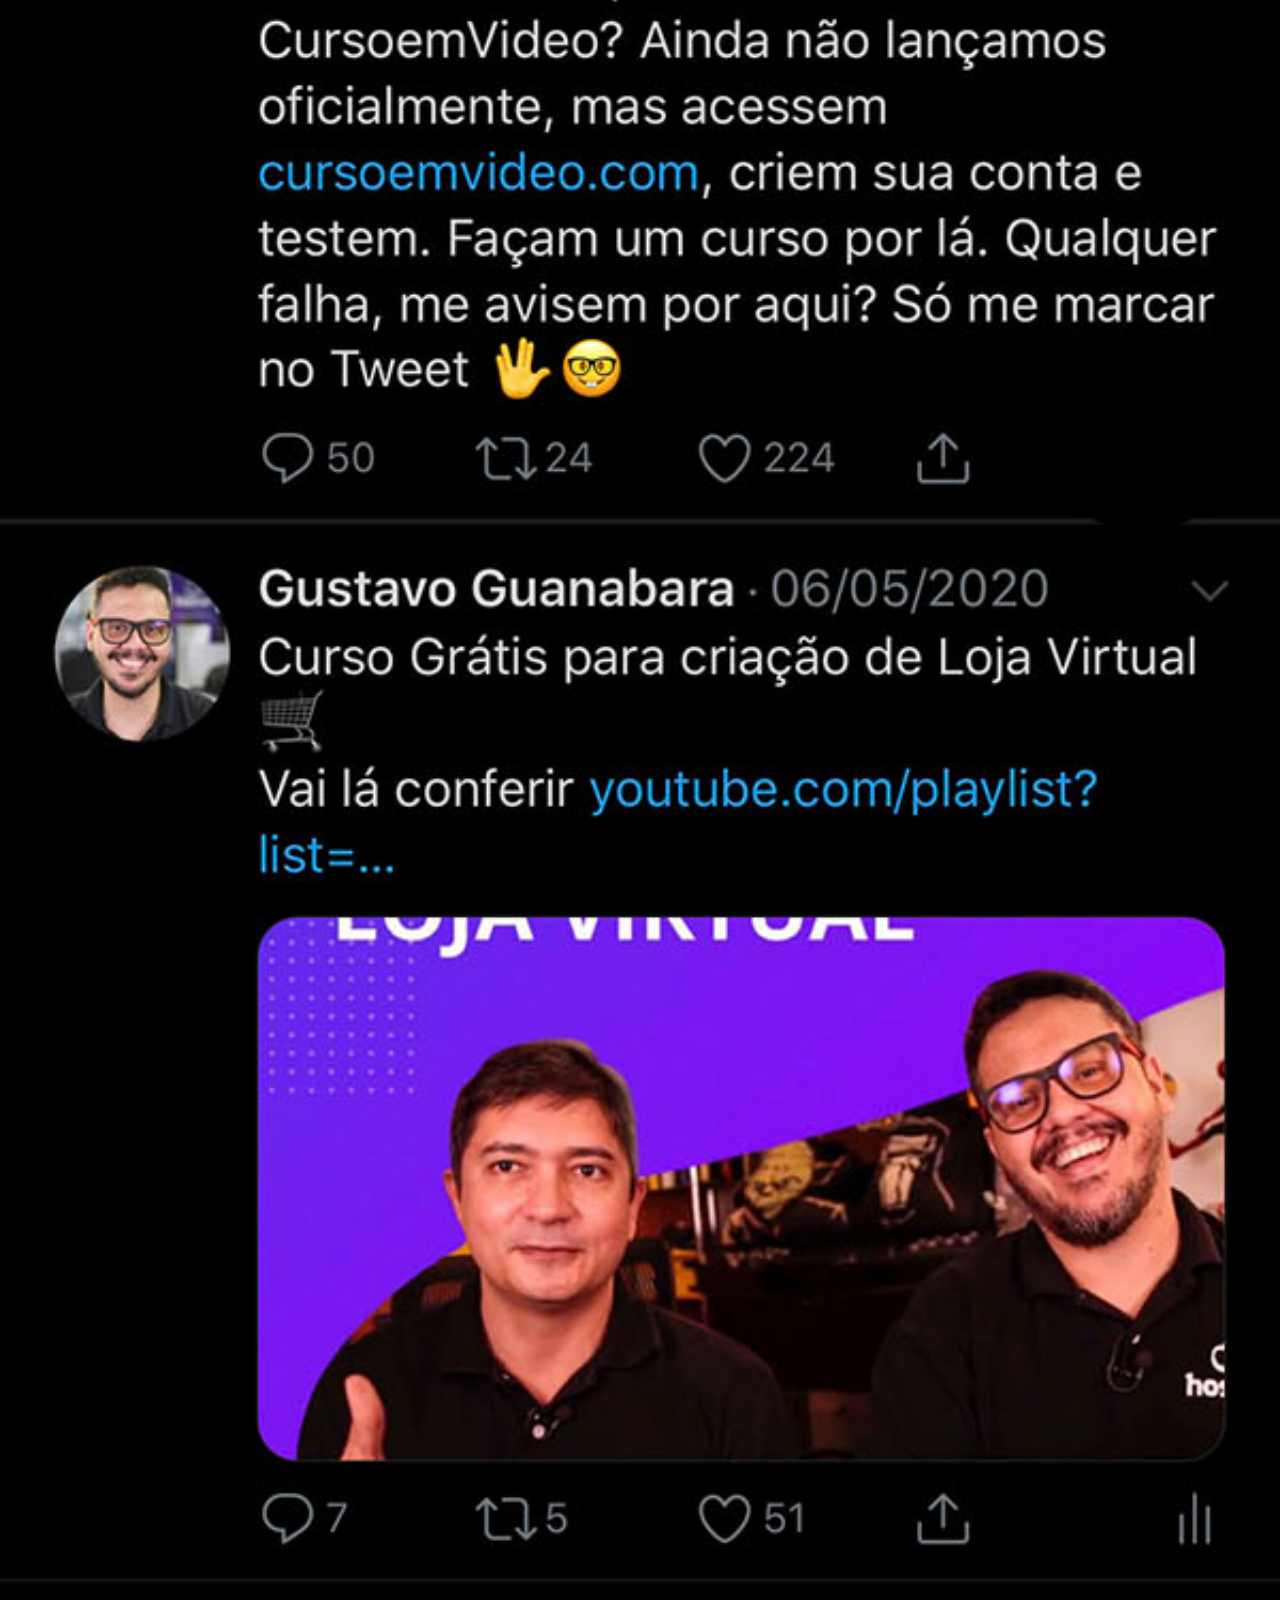
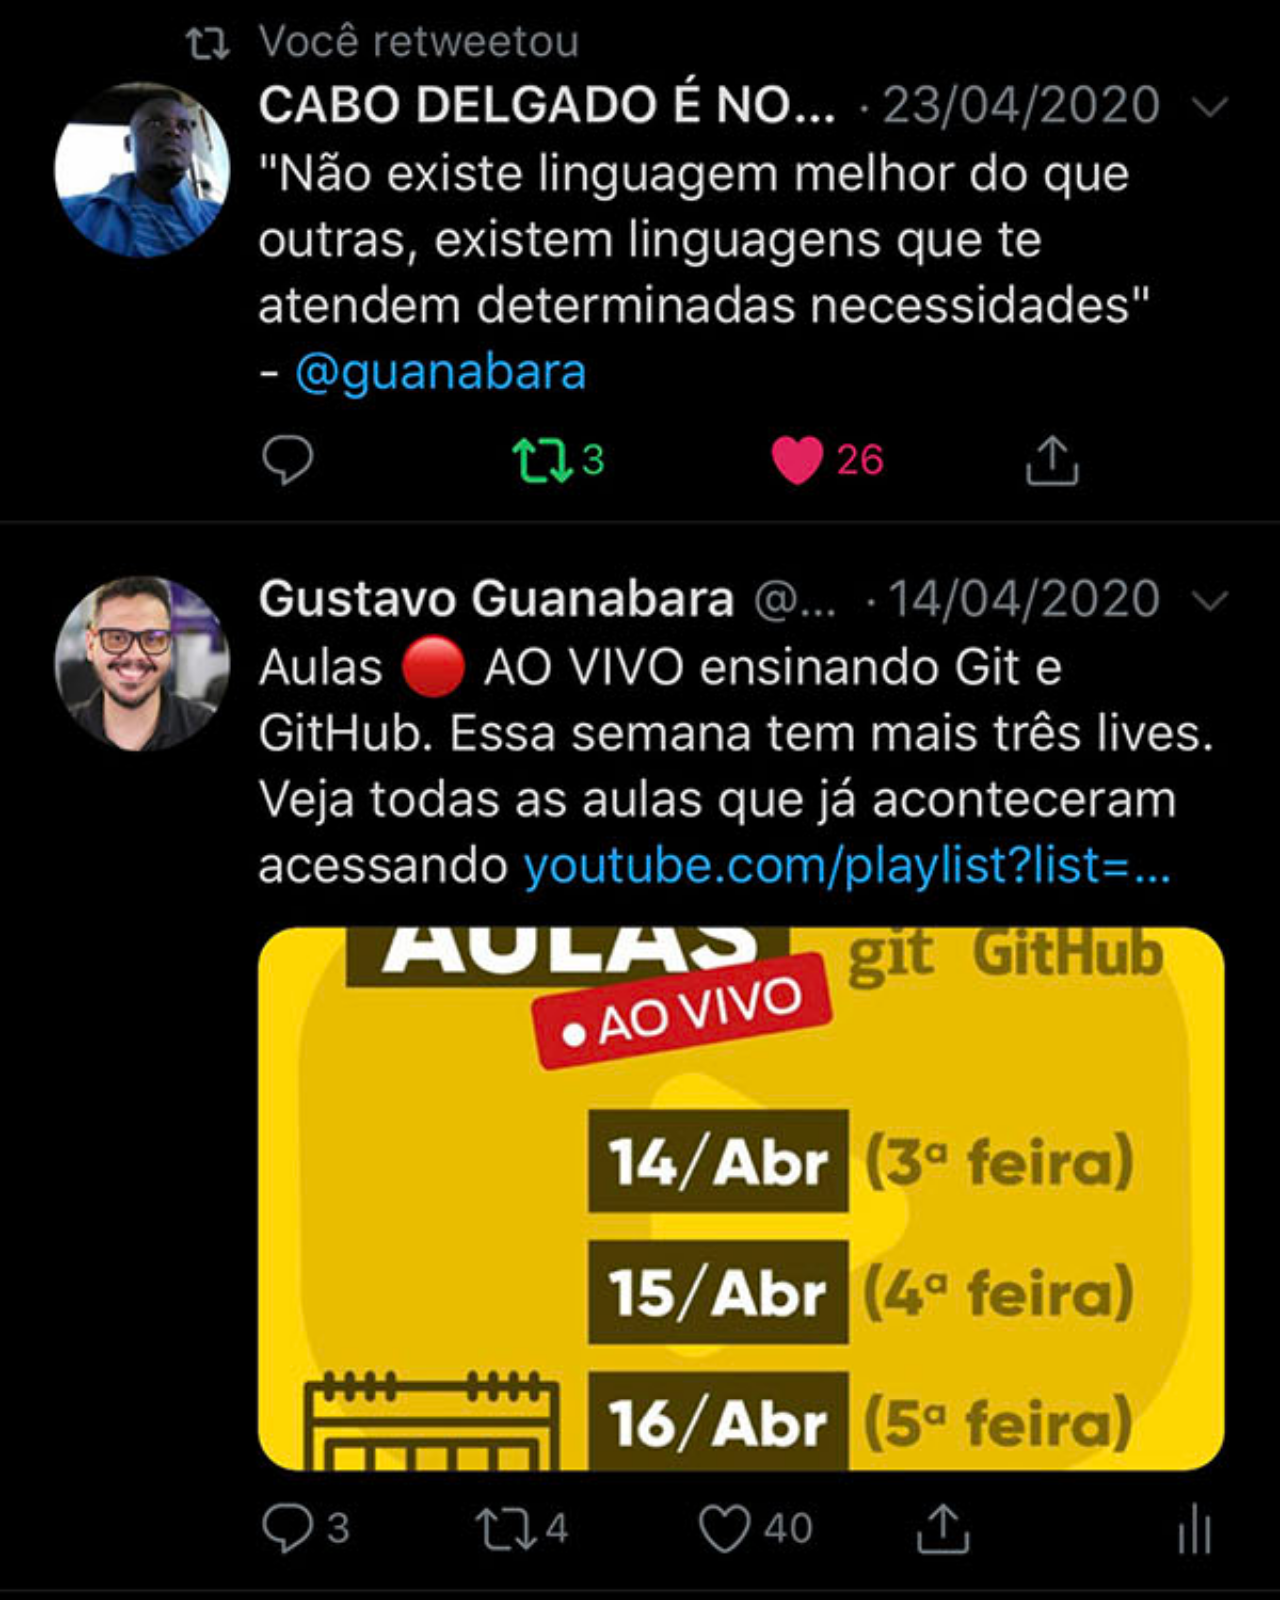
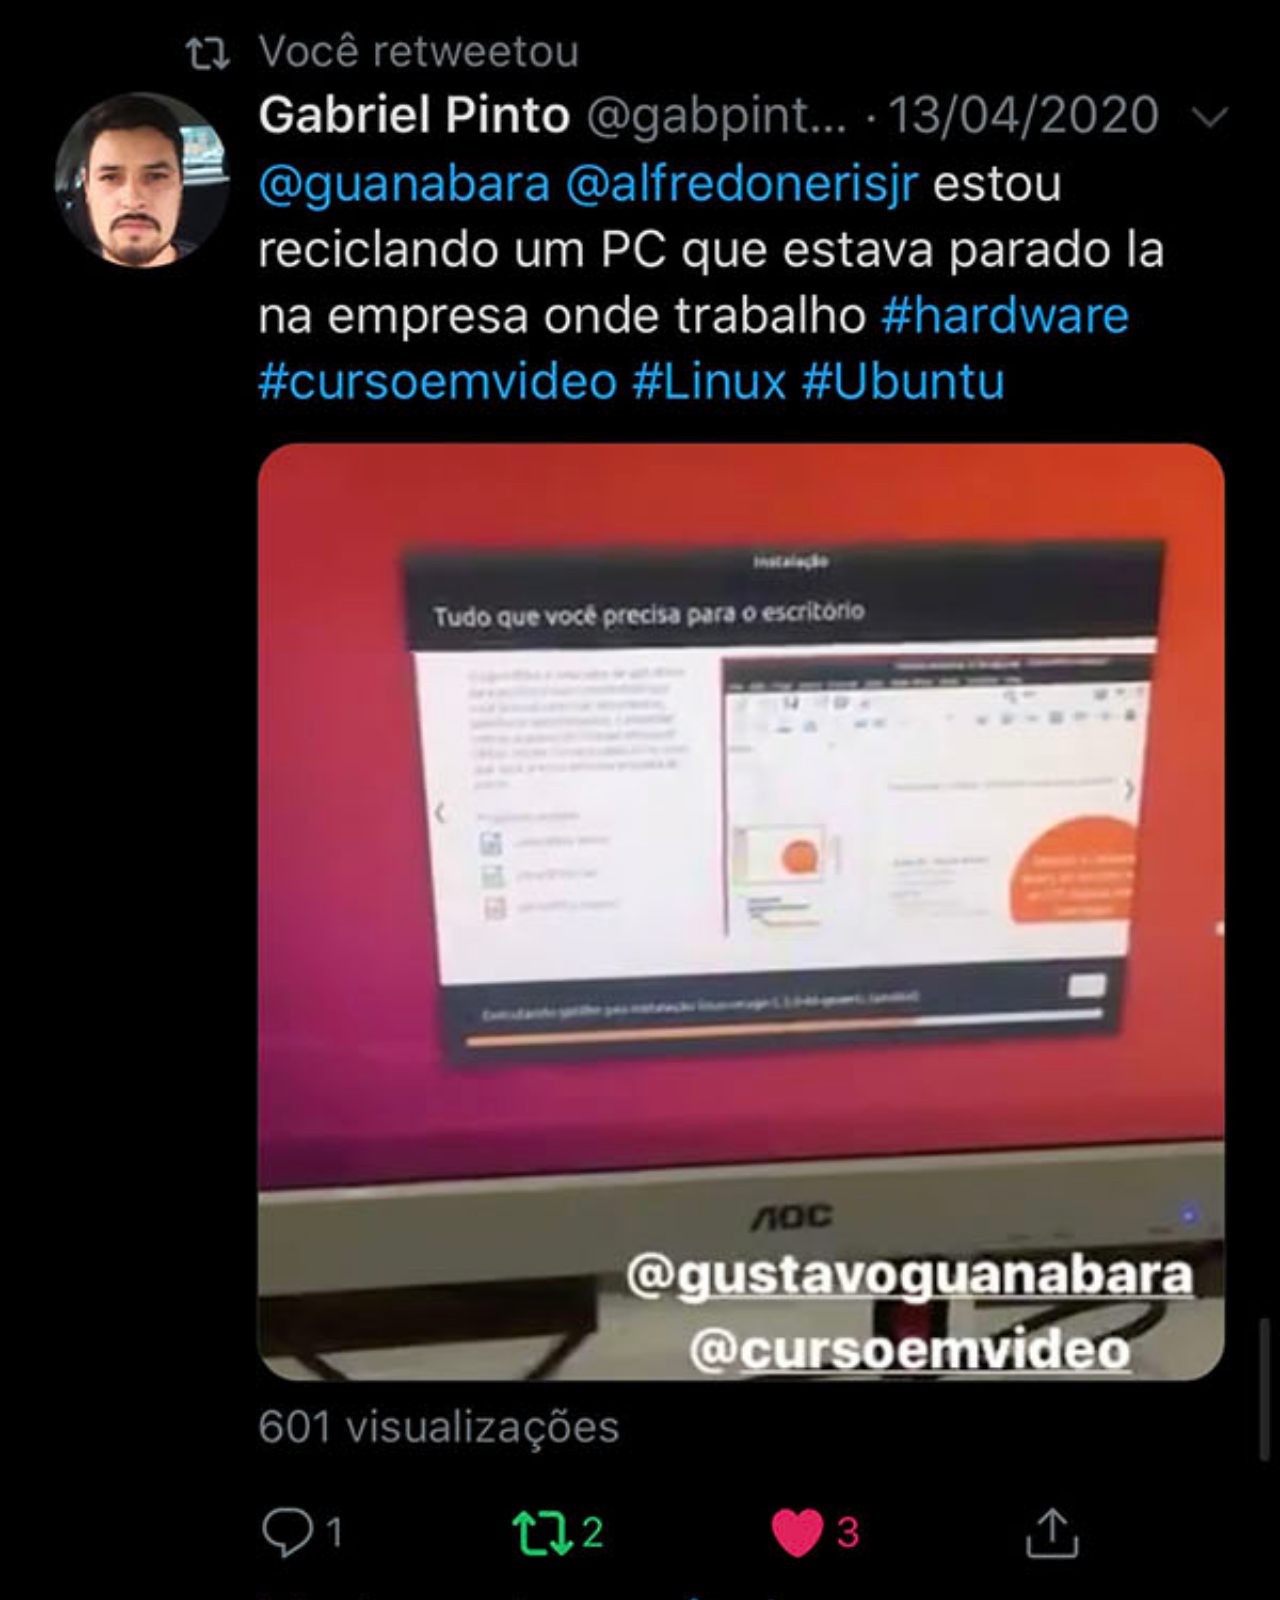
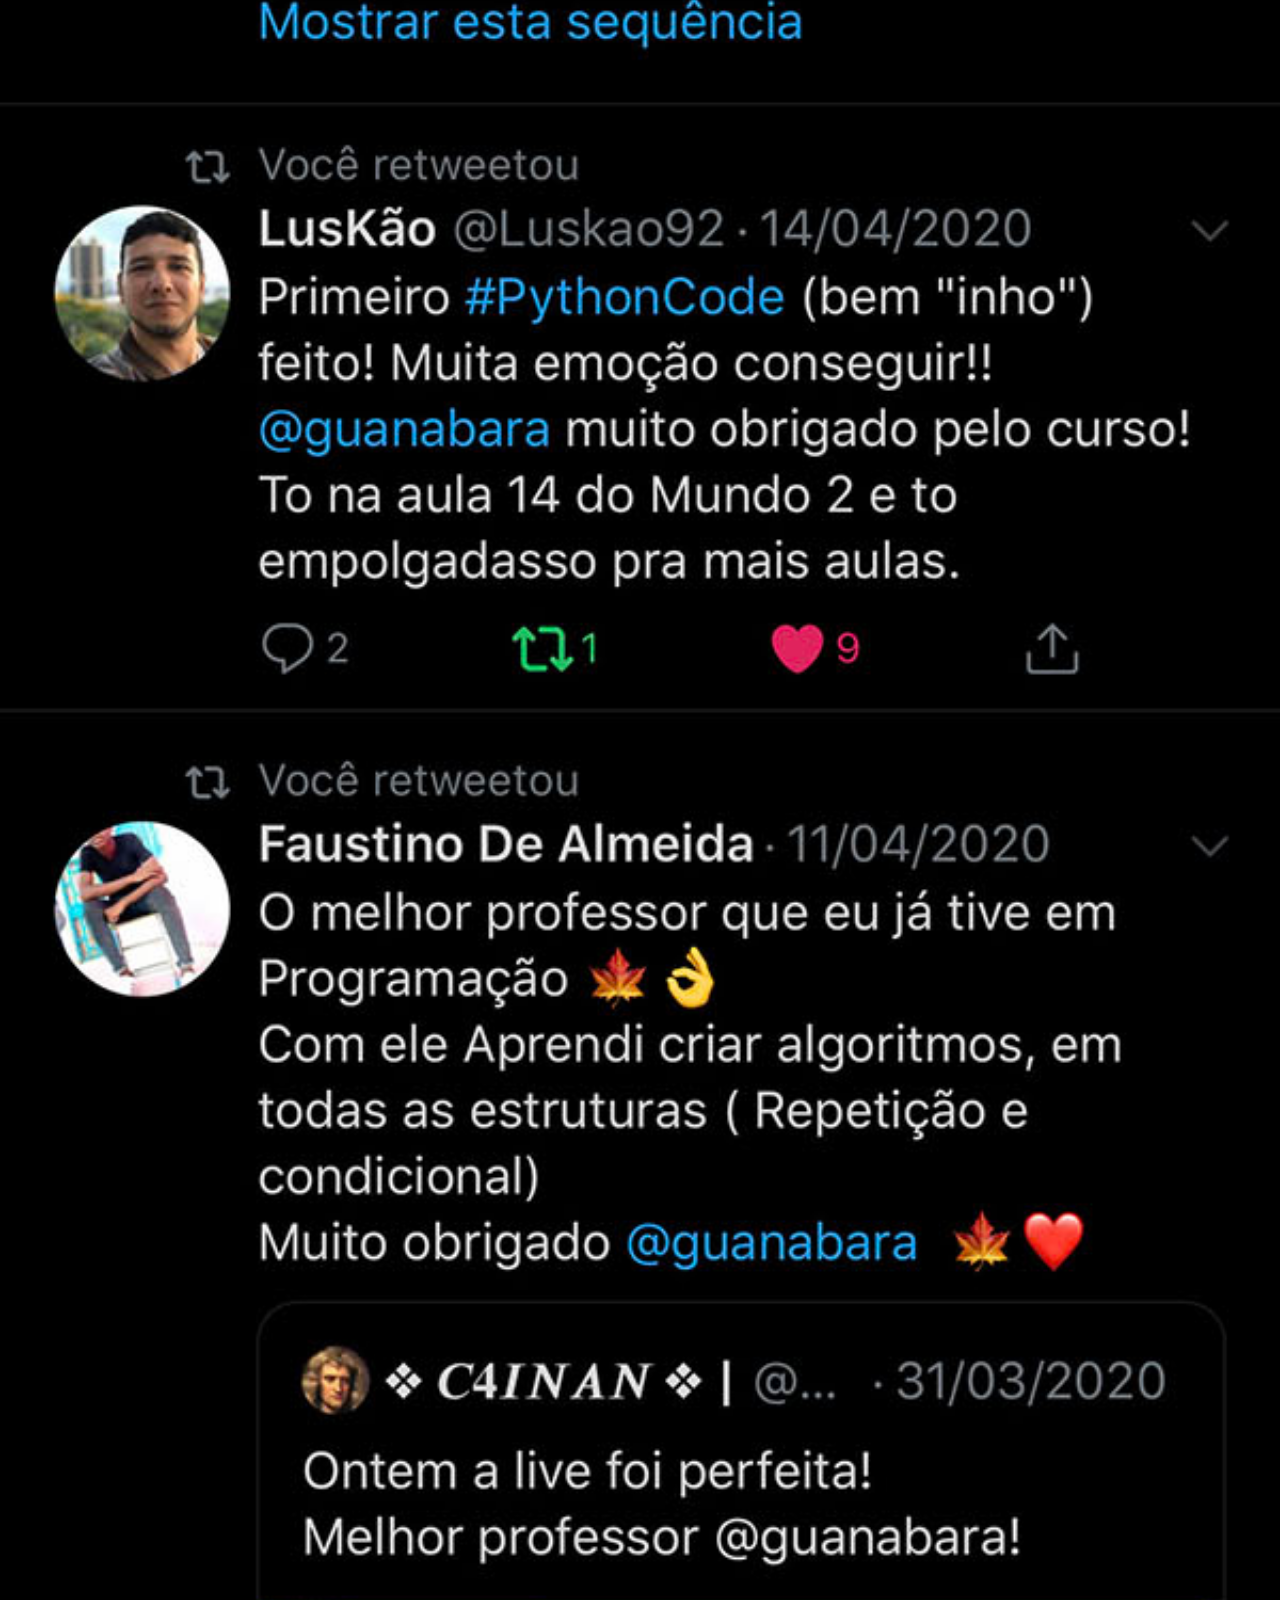
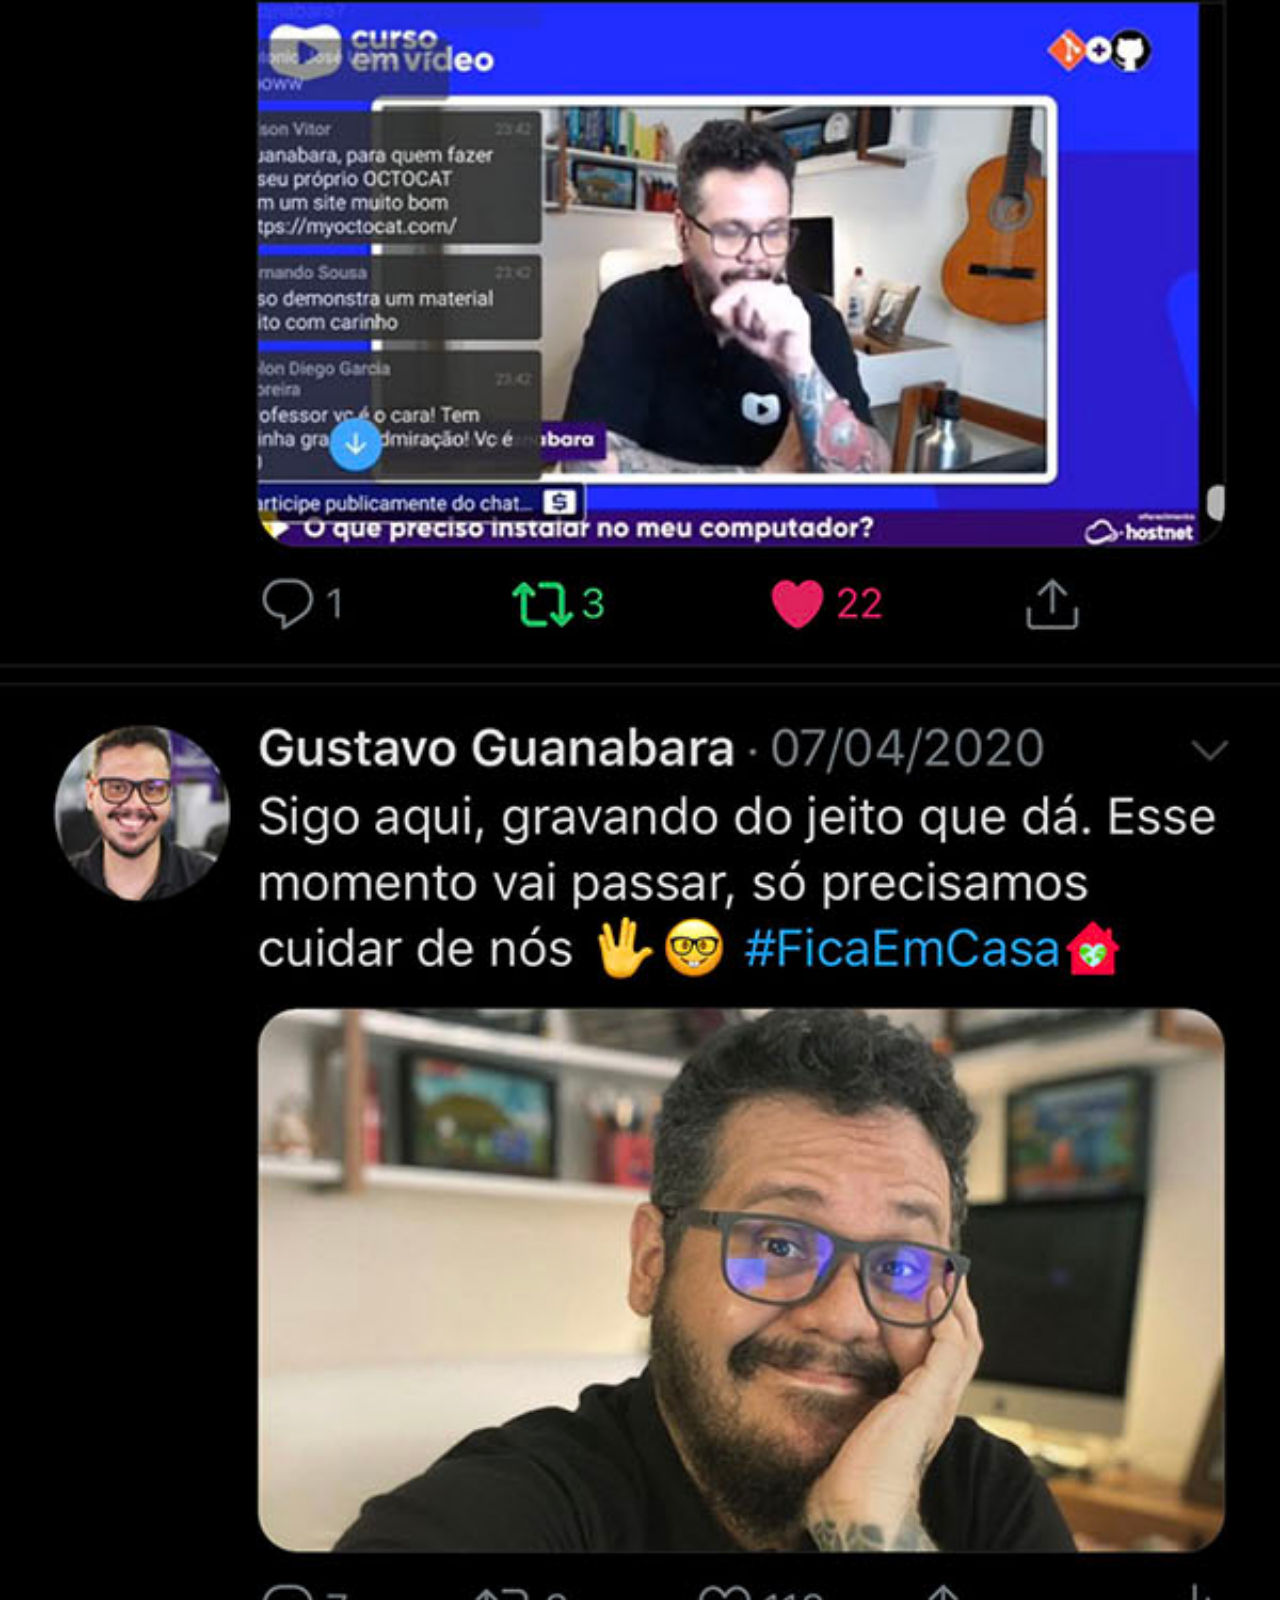
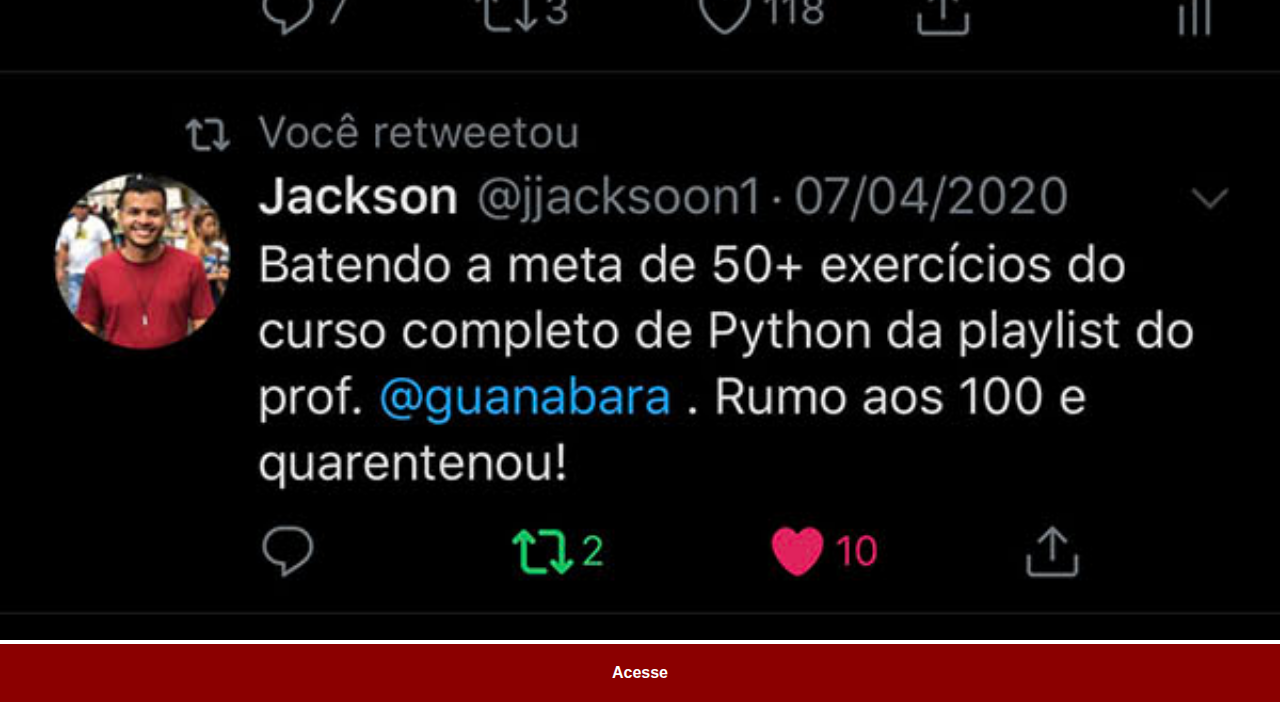
<file: projeto-social/twitter.html>
<!DOCTYPE html>
<html lang="pt-br">
<head>
    <meta charset="UTF-8">
    <meta http-equiv="X-UA-Compatible" content="IE=edge">
    <meta name="viewport" content="width=device-width, initial-scale=1.0">
    <link rel="stylesheet" href="style-social.css">
    <title>Document</title>
</head>
<body>
    <img src="imagens/tela-twitter.jpg" alt="tela-twitter">
    <a href="https://twitter.com/guanabara" target="_blank">Acesse</a>
</body>
</html>
</file>
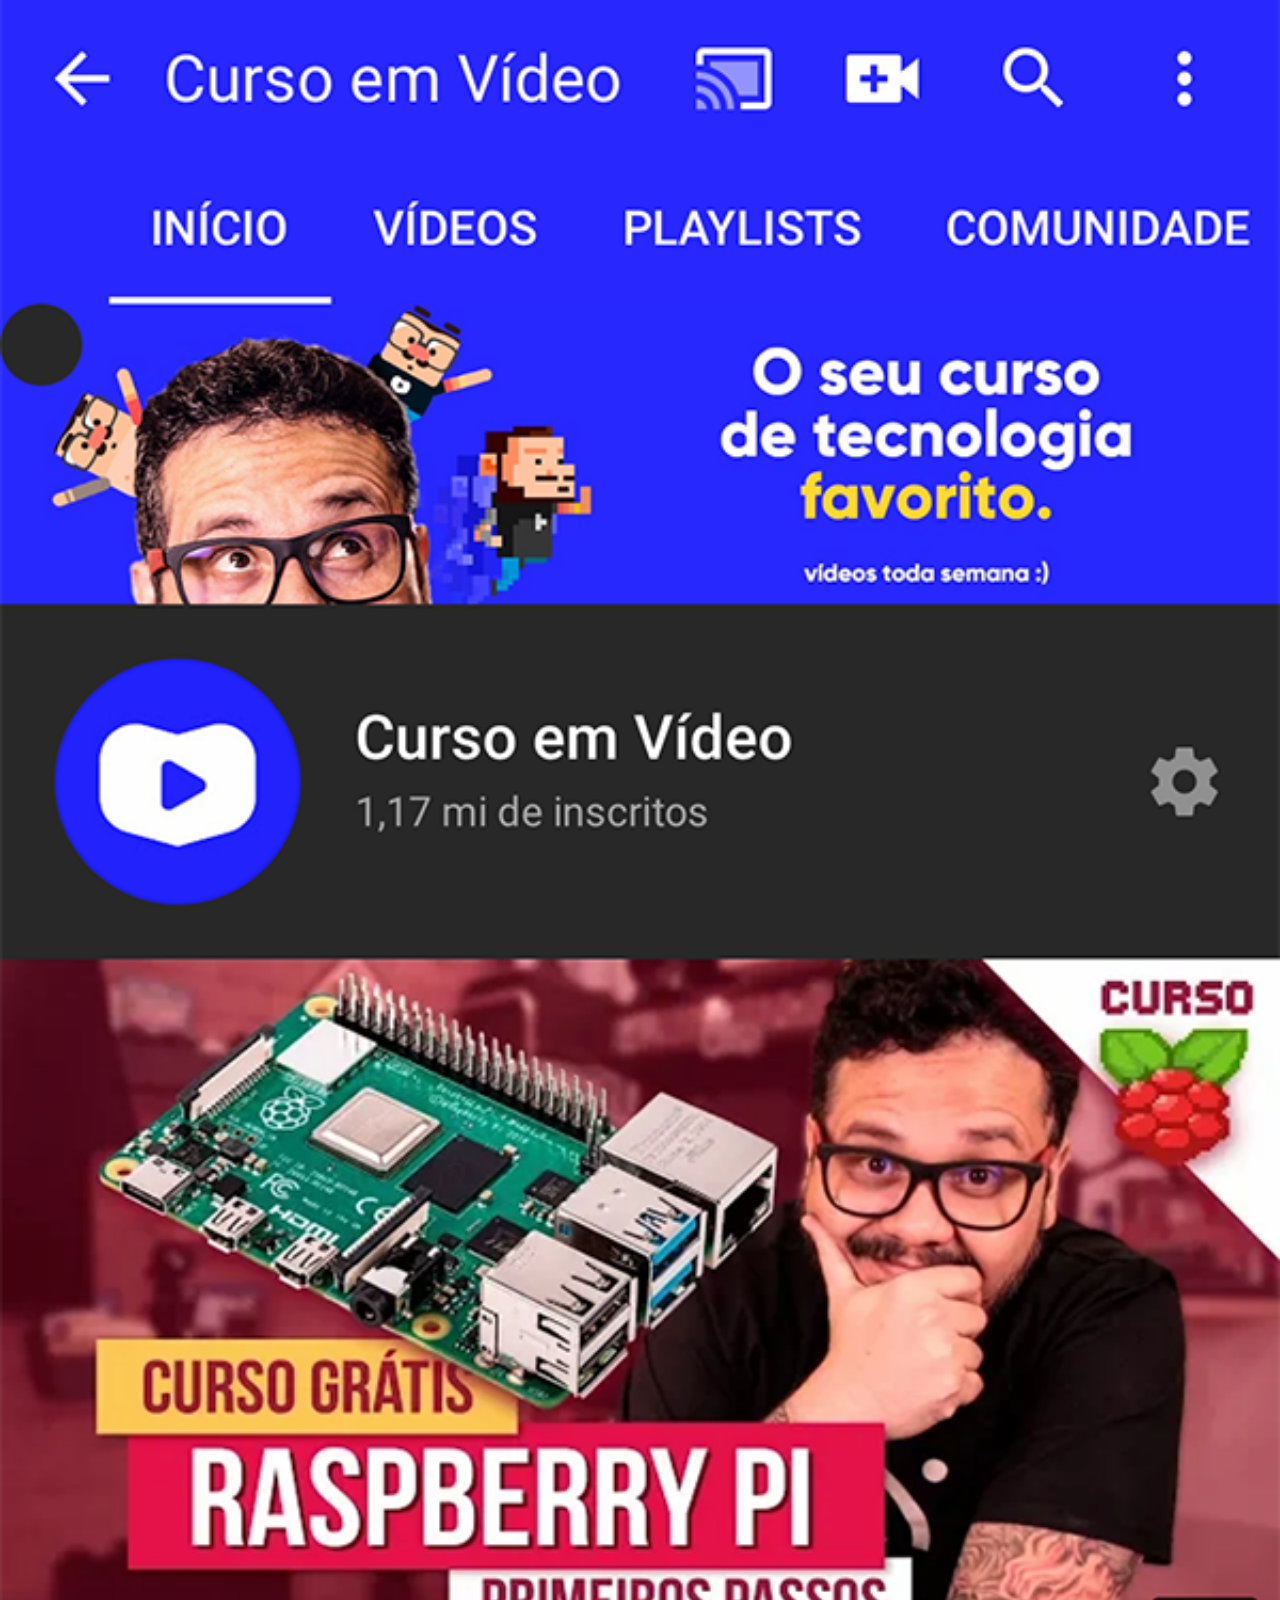
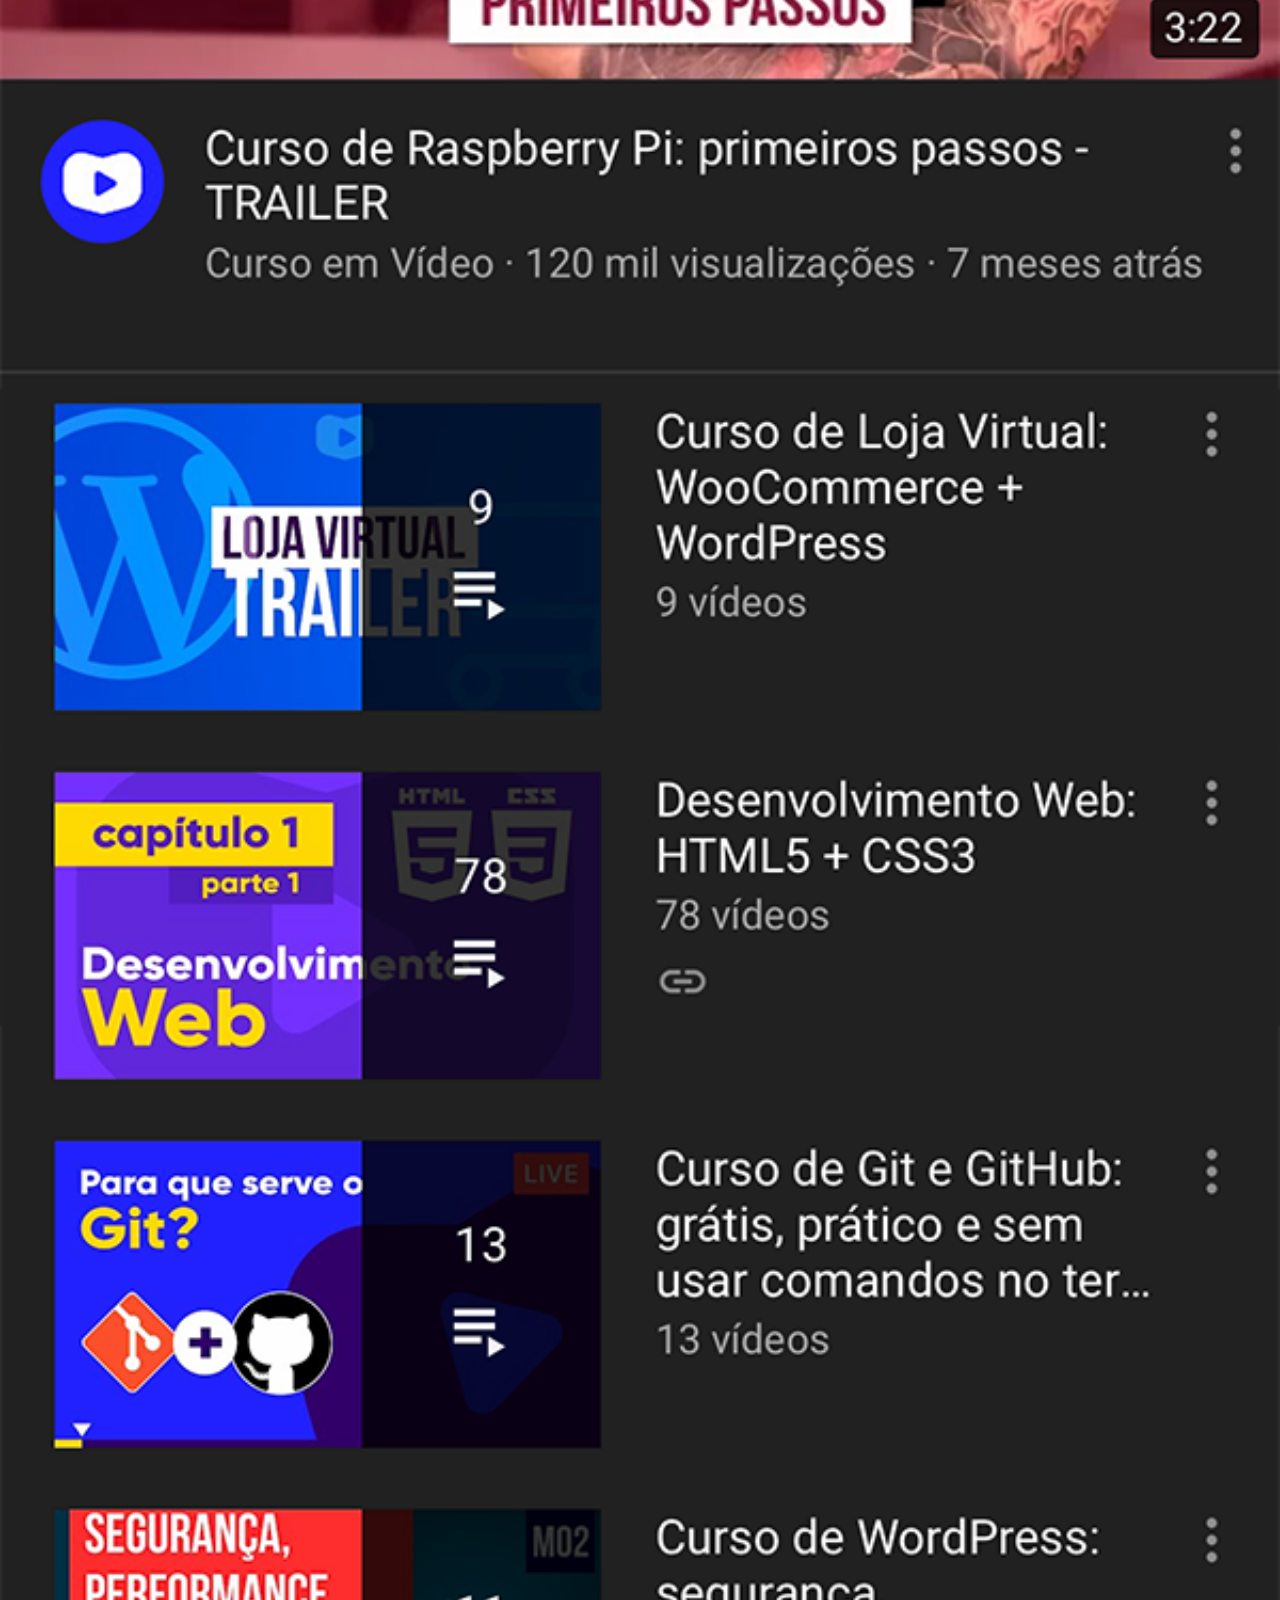
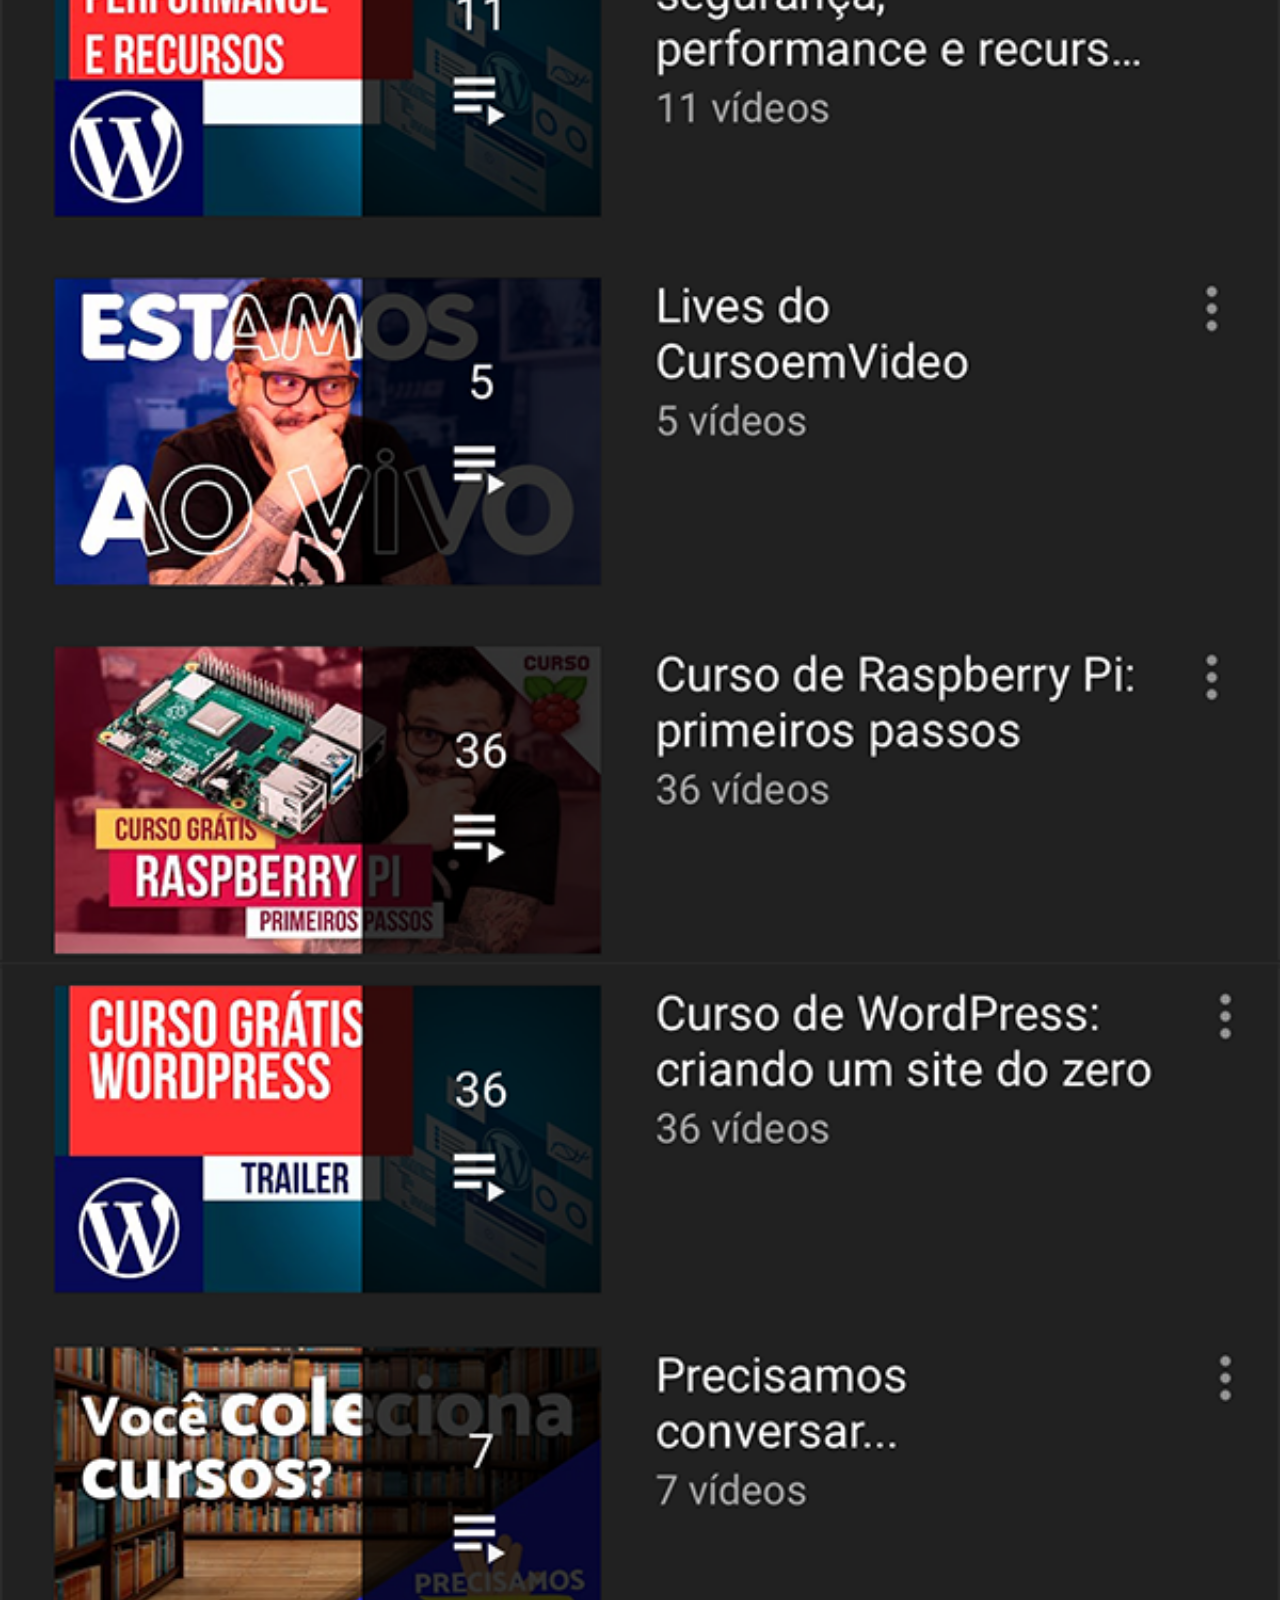
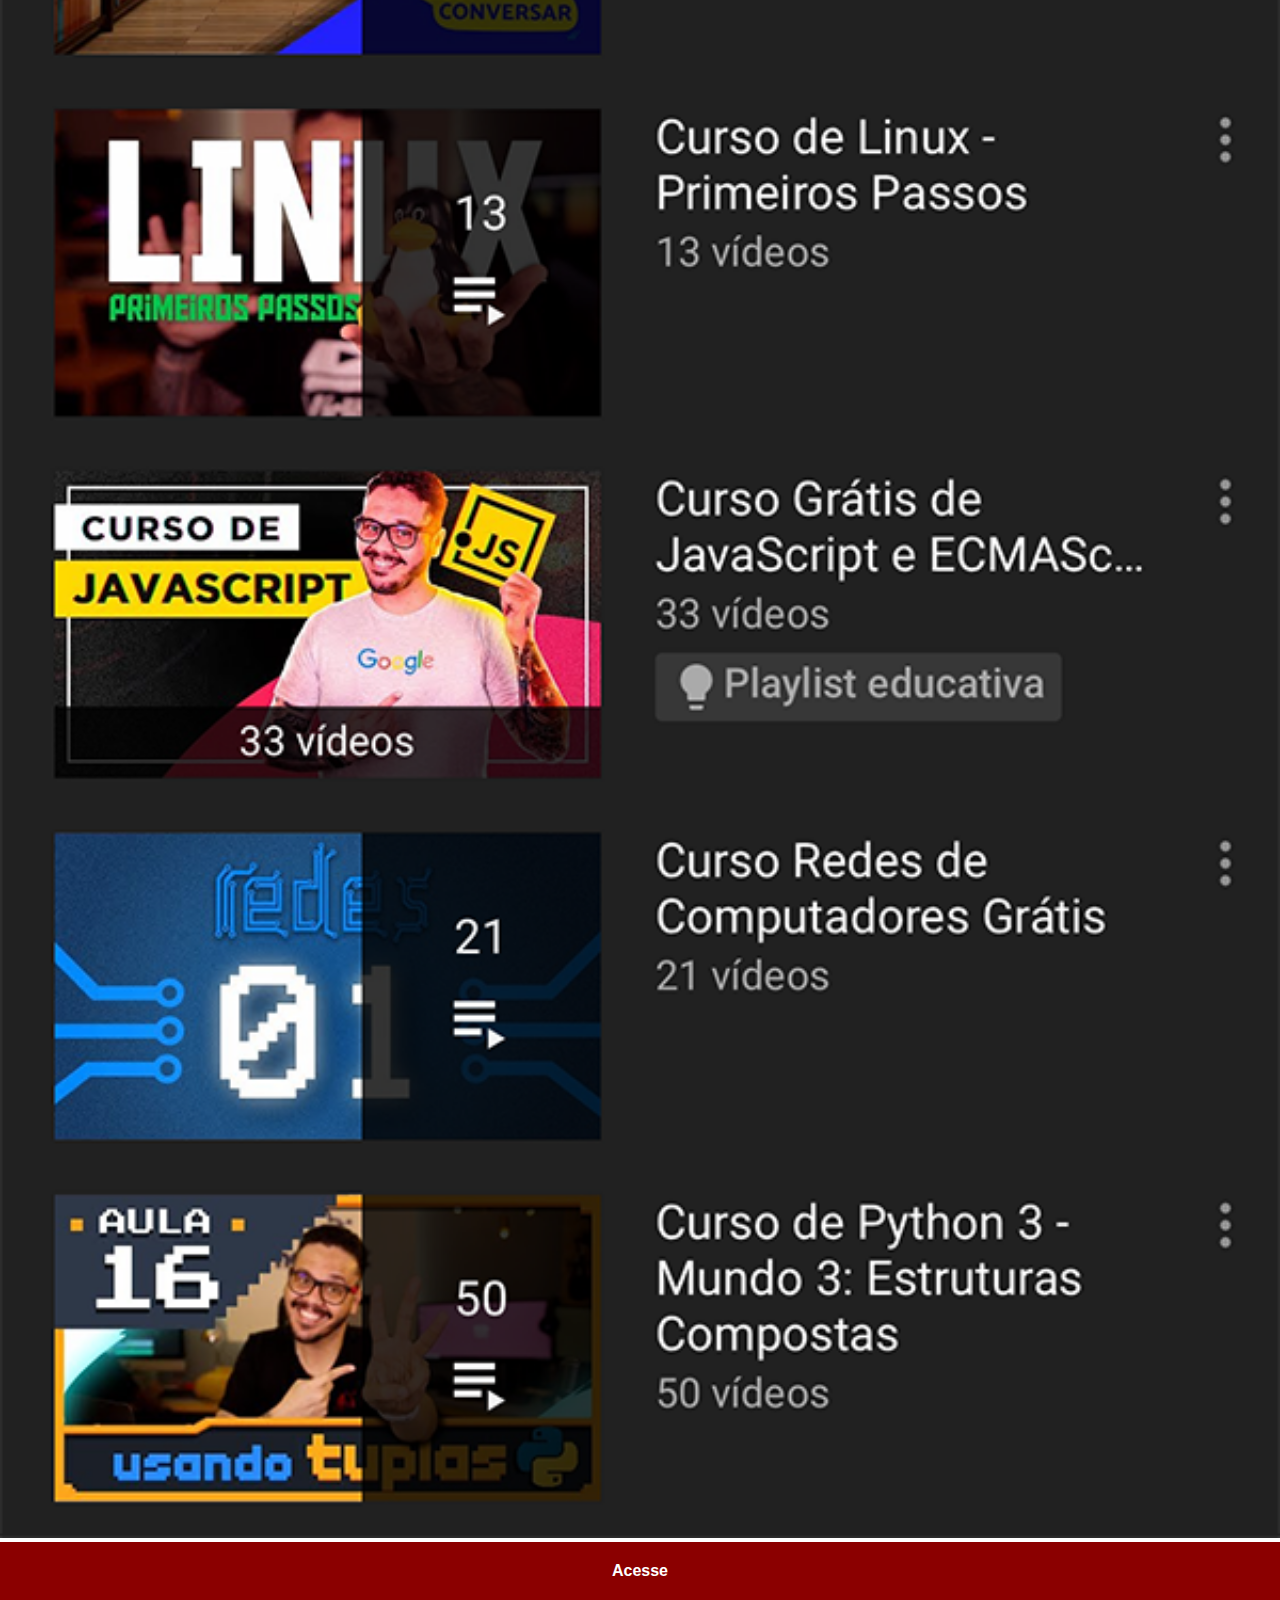
<file: projeto-social/youtube.html>
<!DOCTYPE html>
<html lang="en">
<head>
    <meta charset="UTF-8">
    <meta http-equiv="X-UA-Compatible" content="IE=edge">
    <meta name="viewport" content="width=device-width, initial-scale=1.0">
    <link rel="stylesheet" href="style-social.css">
    <title>Document</title>
</head>
<body>
    <img src="imagens/tela-youtube.png" alt="tela-youtube">
    <a href="https://www.youtube.com/@CursoemVideo">Acesse</a>
</body>
</html>
</file>
<file: projeto-cordel/style.css>
@import url('https://fonts.googleapis.com/css2?family=Passion+One&display=swap');

@import url('https://fonts.googleapis.com/css2?family=Sriracha&display=swap');

:root{
    --fonte-padrão: Arial, Helvetica, sans-serif;
    --fonte-título:'Passion One', cursive;
    --fonte-texto: 'Sriracha', cursive;
}

*{
    margin: 0px;
    padding: 0px;
}

html,body{
    min-height: 100vh;
}

header{
    padding: 50px 0px;
    background-color: black;
    color: white;
    text-align: center;
    font-variant: small-caps;
}

 h1{
    font-family: var(--fonte-título);
    font-size: 10vw;
}

a{
    text-decoration: none;
    color: white;
}

a:hover{
    text-decoration: underline;
}

section{
    padding: 10vh 0vh;
    padding-left: 30px;
}

section > p{
    padding-bottom: 2em;
    line-height: 2em;
    font-family: var(--fonte-texto);
    font-size: 3.5vw;
}

section.imagem{
    background-color: rgb(96, 96, 96);
    color: white;
    box-shadow: inset 2px 2px 10px black;
}

section.imagem > p{
    background-color: rgba(0, 0, 0, 0.347);
    display: inline-block;
    padding: 5px;
    text-shadow: 1px 1px 0px black;
}

section#img01{
    background-image: url(imagens/background001.jpg);
    background-position: right center;
    background-size: cover;
    background-attachment: fixed;
}

section#img02{
    background-image: url(imagens/background002.jpg);
    background-position: right center;
    background-size: cover;
    background-attachment: fixed;

}

footer{
    background-color: black;
    color: white;
    text-align: center;
    padding: 5px 0px;
}
</file>
<file: projeto-social/style.css>
@charset "UTF-8";

*{
    margin: 0px;
    padding: 0px;
    font-family: Arial, Helvetica, sans-serif;
}

html, body{
    height: 100vh;
    width: 100vw;
    background-color: black;
}

main{
    position: relative;
    height: 100vh;
    background-image: url(imagens/fundo-madeira.jpg);
}

section#telefone{
    position: absolute;
    top: 50%;
    left: 50%;
    transform: translate(-50% ,-50%);
    height: 627px;
    width: 311px;
    background-image: url(imagens/frame-iphone.png);
}

iframe#tela{
    position: relative;
    top: 81px;
    left: 22px;
    width: 267px;
    height: 471px;
}

section#redes{
    text-align: right;
}

section#redes img{
    width: 70px;
    border-radius: 50%;
    padding: 5px;
    box-sizing: border-box;
    box-shadow: 2px 2px 5px rgba(0, 0, 0, 0.397);
    margin: 10px;
}

section#redes img:hover{
    border: 2px solid white;
    transform: translate(-5px ,-5px);
    box-shadow: 5px 5px 10px black;
}
</file>
<file: projeto-android/style.css>
@font-face {
    font-family: 'Android';
    src: url('fontes/idroid.otf') format('opentype');
    font-weight: normal;
}

:root{
    --cor0: #ebe5c5;
    --cor1: #83e1ad;
    --cor2: #3ddc84;
    --cor3: #2fa866;
    --cor4: #1a5c37;
    --cor5: #063d1e;

    --fonte-padrão: Arial, Verdana, Helvetica, sans-serif;
    --fonte-destaque: 'Bebas Neue', cursive;
    --fonte-android: 'Android', cursive;
}

*{
    margin: 0px;
    padding: 0px;
}

header{
    background-image: linear-gradient(to bottom, var(--cor2), var(--cor5) );
    min-height: 150px;
}

header > h1{
    font-family: var(--fonte-destaque);
    color: white;
    font-size: 2.5em;
    text-align: center;
    padding-bottom: 20px;
    padding-top: 20px;
}

header > p{
    color: white;
    font-family: var(--fonte-padrão);
    font-style: normal;
    font-size: 1.2em;
    text-align: center;
    padding-left: 10px;
    padding-right: 10px;
}

nav{
    background-color: var(--cor5);
    padding-left: 10px;
    padding: 10px;
}

nav > a{
    color: white;
    text-decoration: none;
    padding: 10px;
    margin-right: 8px;
    font-family: var(--fonte-padrão);
    font-style: bold;
    border-radius: 5px;
    transition-duration: 0.8s;
}

nav > a:hover{
    background-color: var(--cor2);

    color: var(--cor5);
}

body{
    background-color: var(--cor0);
    font-family: var(--fonte-padrão)

}
main{
    background-color: white;
    max-width: 1000px;
    min-width: 300px;
    margin: auto;
    padding: 20px;
    margin-bottom: 20px;
    border-bottom-left-radius: 10px;
    border-bottom-right-radius: 10px;
    box-shadow: 2px 2px 0px rgba(0, 0, 0, 0.114);
    
}

main h1{
    color: var(--cor3); 
    font-family: var(--fonte-android);
    color: var(--cor6);
    text-indent: 20px;
}

main h2{
    font-family: var(--fonte-android);
    text-indent: 20px;
}

main img{
    width: 100%;
}

main p{
    text-align: justify;
    text-indent: 25px;
    line-height: 2em;
    padding: 0px 12px;
    margin: 20px 0px;
}

main a{
    text-decoration: none;
    background-color: var(--cor3);
    color: white;
    padding: 5px;
    border-radius: 5px;
}

#bugdroid{
    width: 350px;
    display: block;
    margin: auto;
}

#video{
    background-color: var(--cor4);
    margin: 20px 0px;
    padding: 20px;
    border-radius: 10px;
    padding-bottom: 50%;
    position: relative;
}

#video > iframe{
    position: absolute;
    top: 5%;
    left: 5%;
    right: 5%;
    width: 90%;
    height: 90%;
}

aside{
    background-color: var(--cor1);
    border-radius: 15px;
}

aside > h3{
    background-color: var(--cor4);
    color: white;
    border-top-left-radius: 15px;
    border-top-right-radius: 15px;
    padding: 5px;
    text-indent: 10px;
}

aside > ul{
    columns: 2;
    list-style-position: inside;
    padding: 10px;
    
}

aside > p{
    padding: 10px;
}

aside a{
    background-color: var(--cor4);
}


footer{
    background-color: var(--cor5);
    color: white;
    text-align: center;
    padding: 10px;
}
</file>
<file: projeto-social/style-social.css>
*{
    margin: 0px;
    padding: 0px;
    font-family: Arial, Helvetica, sans-serif;
}

img{
    width: 100vw;
    
}

::-webkit-scrollbar{
    width: 0px;
    height: 0px;
}

a{
    display: block;
    text-decoration: none;
    background-color: darkred;
    color: white;
    font-weight: bolder;
    text-align: center;
    padding: 20px;
}

a:hover{
    background-color: red;
}
</file>
